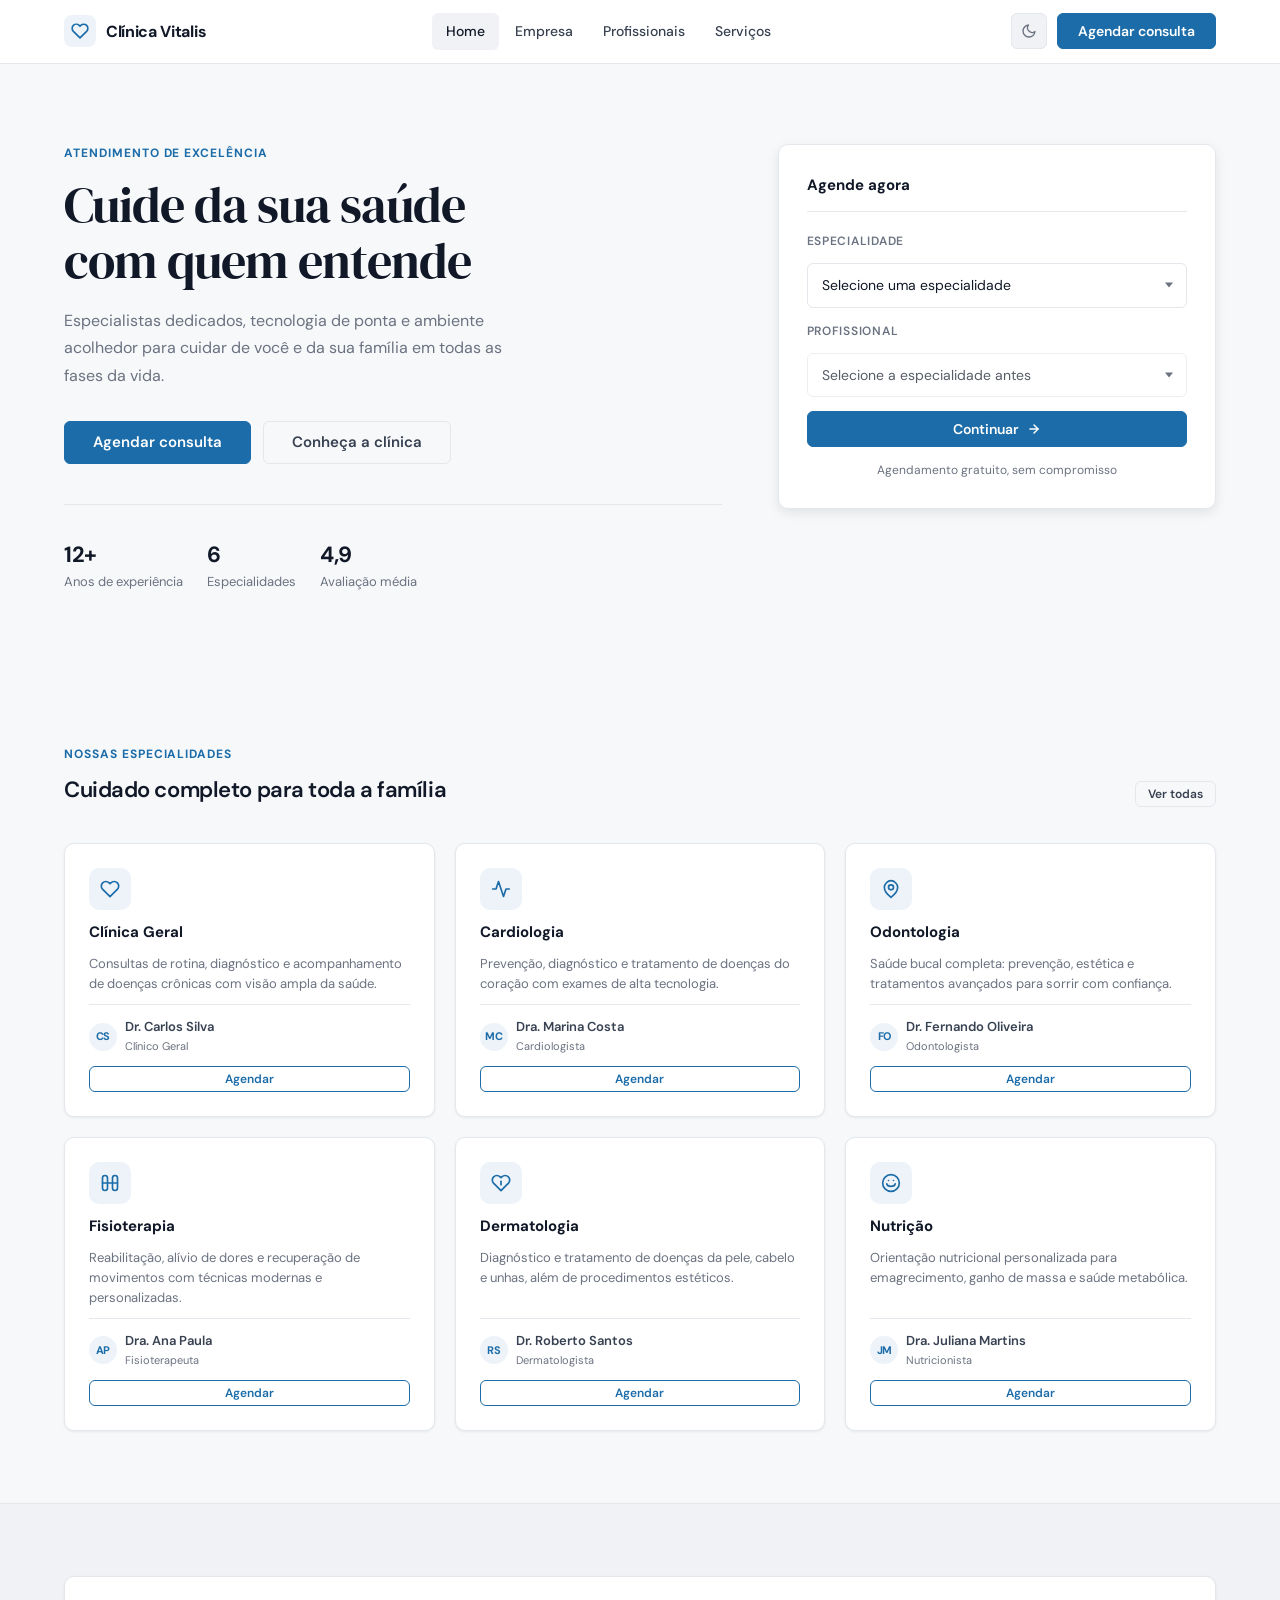
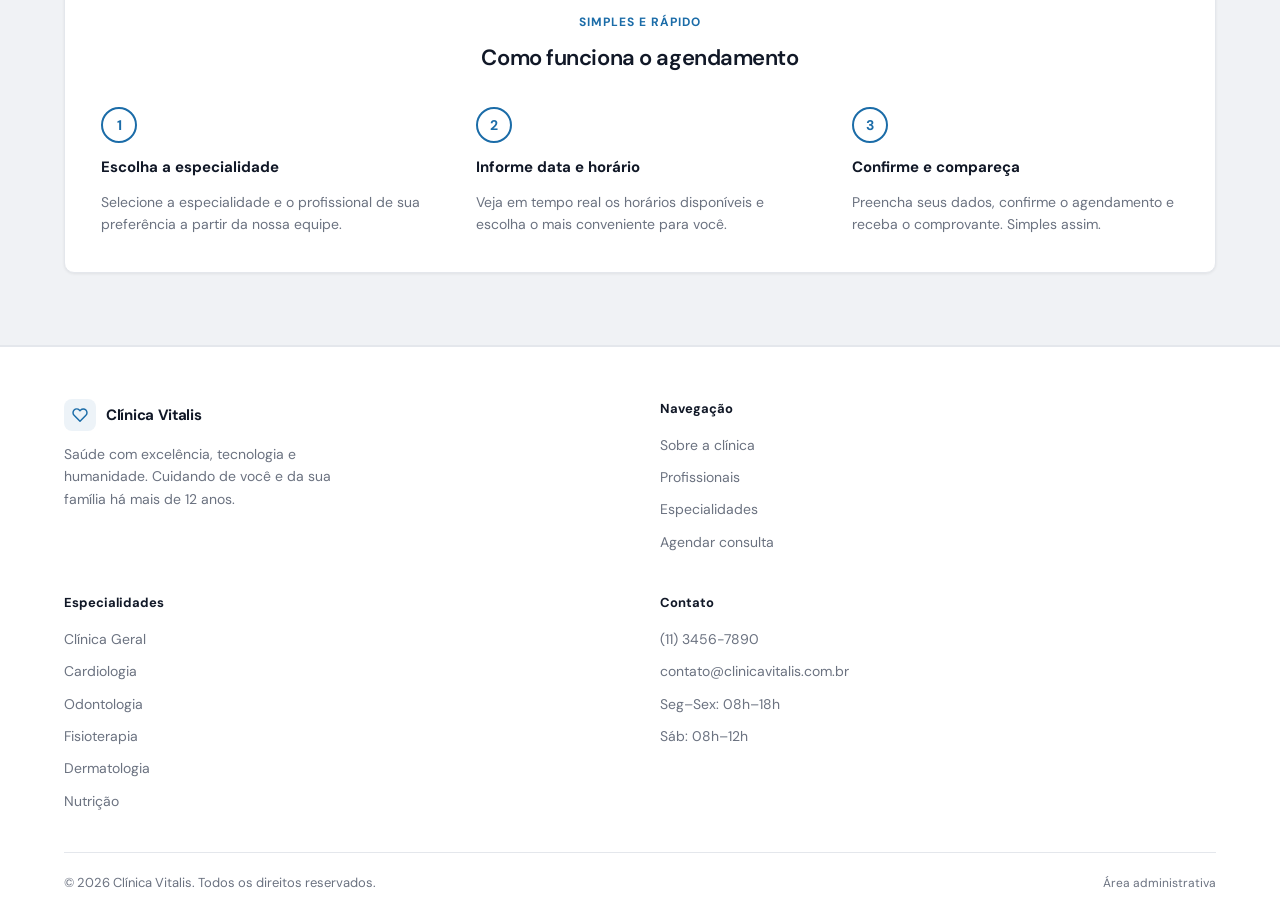
<file: index.html>
<!DOCTYPE html>
<html lang="pt-BR" data-theme="light">
<head>
  <meta charset="UTF-8">
  <meta name="viewport" content="width=device-width, initial-scale=1.0">
  <title>Clínica Vitalis — Saúde com excelência</title>
  <meta name="description" content="Clínica multidisciplinar com atendimento em Clínica Geral, Cardiologia, Odontologia, Fisioterapia, Dermatologia e Nutrição.">
  <link rel="stylesheet" href="assets/css/vitalis.css">
</head>
<body>

<!-- ===== NAV ===== -->
<nav class="nav">
  <div class="nav-inner">
    <a href="index.html" class="nav-logo">
      <span class="nav-logo-icon">
        <svg width="18" height="18" viewBox="0 0 24 24" fill="none" stroke="currentColor" stroke-width="2.2" stroke-linecap="round" stroke-linejoin="round">
          <path d="M20.84 4.61a5.5 5.5 0 0 0-7.78 0L12 5.67l-1.06-1.06a5.5 5.5 0 0 0-7.78 7.78l1.06 1.06L12 21.23l7.78-7.78 1.06-1.06a5.5 5.5 0 0 0 0-7.78z"/>
        </svg>
      </span>
      Clínica Vitalis
    </a>

    <div class="nav-links">
      <a href="index.html" class="nav-link active">Home</a>
      <a href="paginas/sobre_clinica.html" class="nav-link">Empresa</a>
      <a href="paginas/profissionais.html" class="nav-link">Profissionais</a>
      <a href="paginas/servicos_especialidades.html" class="nav-link">Serviços</a>
    </div>

    <div class="nav-actions">
      <button class="theme-toggle" id="theme-toggle" aria-label="Alternar tema">
        <svg id="icon-moon" width="16" height="16" viewBox="0 0 24 24" fill="none" stroke="currentColor" stroke-width="2" stroke-linecap="round" stroke-linejoin="round">
          <path d="M21 12.79A9 9 0 1 1 11.21 3 7 7 0 0 0 21 12.79z"/>
        </svg>
        <svg id="icon-sun" width="16" height="16" viewBox="0 0 24 24" fill="none" stroke="currentColor" stroke-width="2" stroke-linecap="round" stroke-linejoin="round" style="display:none">
          <circle cx="12" cy="12" r="5"/><line x1="12" y1="1" x2="12" y2="3"/><line x1="12" y1="21" x2="12" y2="23"/><line x1="4.22" y1="4.22" x2="5.64" y2="5.64"/><line x1="18.36" y1="18.36" x2="19.78" y2="19.78"/><line x1="1" y1="12" x2="3" y2="12"/><line x1="21" y1="12" x2="23" y2="12"/><line x1="4.22" y1="19.78" x2="5.64" y2="18.36"/><line x1="18.36" y1="5.64" x2="19.78" y2="4.22"/>
        </svg>
      </button>
      <a href="paginas/agendamento.html" class="btn btn-primary">Agendar consulta</a>
      <button class="nav-hamburger" id="nav-hamburger" aria-label="Menu">
        <span></span><span></span><span></span>
      </button>
    </div>
  </div>
</nav>

<div class="nav-mobile" id="nav-mobile">
  <a href="index.html" class="nav-link active">Home</a>
  <a href="paginas/sobre_clinica.html" class="nav-link">Empresa</a>
  <a href="paginas/profissionais.html" class="nav-link">Profissionais</a>
  <a href="paginas/servicos_especialidades.html" class="nav-link">Serviços</a>
  <a href="paginas/agendamento.html" class="btn btn-primary btn-full" style="margin-top:8px">Agendar consulta</a>
</div>

<!-- ===== HERO ===== -->
<section class="hero">
  <div class="container">
    <div class="hero-inner">

      <div>
        <p class="hero-eyebrow">Atendimento de excelência</p>
        <h1 class="hero-title">Cuide da sua saúde<br>com quem entende</h1>
        <p class="hero-sub">
          Especialistas dedicados, tecnologia de ponta e ambiente acolhedor
          para cuidar de você e da sua família em todas as fases da vida.
        </p>
        <div class="hero-cta">
          <a href="paginas/agendamento.html" class="btn btn-primary btn-lg">Agendar consulta</a>
          <a href="paginas/sobre_clinica.html" class="btn btn-ghost btn-lg">Conheça a clínica</a>
        </div>

        <div class="flex gap-24" style="margin-top:40px;padding-top:32px;border-top:1px solid var(--border)">
          <div>
            <div style="font-size:22px;font-weight:700;color:var(--text-primary);letter-spacing:-.02em">12+</div>
            <div style="font-size:13px;color:var(--text-muted)">Anos de experiência</div>
          </div>
          <div>
            <div style="font-size:22px;font-weight:700;color:var(--text-primary);letter-spacing:-.02em">6</div>
            <div style="font-size:13px;color:var(--text-muted)">Especialidades</div>
          </div>
          <div>
            <div style="font-size:22px;font-weight:700;color:var(--text-primary);letter-spacing:-.02em">4,9</div>
            <div style="font-size:13px;color:var(--text-muted)">Avaliação média</div>
          </div>
        </div>
      </div>

      <!-- Card de agendamento rápido -->
      <div>
        <div class="quick-book">
          <p class="quick-book-title">Agende agora</p>
          <form class="quick-form" id="quick-form">
            <div class="field">
              <label class="field-label" for="qs-especialidade">Especialidade</label>
              <div class="select-wrap">
                <select class="field-select" id="qs-especialidade">
                  <option value="">Selecione uma especialidade</option>
                  <option value="clinica-geral">Clínica Geral</option>
                  <option value="cardiologia">Cardiologia</option>
                  <option value="odontologia">Odontologia</option>
                  <option value="fisioterapia">Fisioterapia</option>
                  <option value="dermatologia">Dermatologia</option>
                  <option value="nutricao">Nutrição</option>
                </select>
              </div>
            </div>

            <div class="field">
              <label class="field-label" for="qs-profissional">Profissional</label>
              <div class="select-wrap">
                <select class="field-select" id="qs-profissional" disabled>
                  <option value="">Selecione a especialidade antes</option>
                </select>
              </div>
            </div>

            <button type="submit" class="btn btn-primary btn-full">
              Continuar
              <svg width="14" height="14" viewBox="0 0 24 24" fill="none" stroke="currentColor" stroke-width="2.5" stroke-linecap="round" stroke-linejoin="round">
                <line x1="5" y1="12" x2="19" y2="12"/><polyline points="12 5 19 12 12 19"/>
              </svg>
            </button>
            <p style="font-size:12px;color:var(--text-muted);text-align:center">Agendamento gratuito, sem compromisso</p>
          </form>
        </div>
      </div>

    </div>
  </div>
</section>

<!-- ===== ESPECIALIDADES ===== -->
<section class="specs-section">
  <div class="container">
    <div class="section-header">
      <div class="section-header-left">
        <p style="font-size:12px;font-weight:700;text-transform:uppercase;letter-spacing:.08em;color:var(--accent)">Nossas especialidades</p>
        <h2 class="section-title">Cuidado completo para toda a família</h2>
      </div>
      <a href="paginas/servicos_especialidades.html" class="btn btn-ghost btn-sm">Ver todas</a>
    </div>

    <div class="specs-grid">

      <div class="spec-card">
        <div class="spec-icon">
          <svg width="20" height="20" viewBox="0 0 24 24" fill="none" stroke="currentColor" stroke-width="2" stroke-linecap="round" stroke-linejoin="round"><path d="M20.84 4.61a5.5 5.5 0 0 0-7.78 0L12 5.67l-1.06-1.06a5.5 5.5 0 0 0-7.78 7.78l1.06 1.06L12 21.23l7.78-7.78 1.06-1.06a5.5 5.5 0 0 0 0-7.78z"/></svg>
        </div>
        <div class="spec-name">Clínica Geral</div>
        <div class="spec-desc">Consultas de rotina, diagnóstico e acompanhamento de doenças crônicas com visão ampla da saúde.</div>
        <div class="spec-doc">
          <div class="avatar avatar-sm">CS</div>
          <div><div class="spec-doc-name">Dr. Carlos Silva</div><div class="spec-doc-role">Clínico Geral</div></div>
        </div>
        <a href="paginas/agendamento.html?especialidade=clinica-geral" class="btn btn-secondary btn-sm btn-full">Agendar</a>
      </div>

      <div class="spec-card">
        <div class="spec-icon">
          <svg width="20" height="20" viewBox="0 0 24 24" fill="none" stroke="currentColor" stroke-width="2" stroke-linecap="round" stroke-linejoin="round"><polyline points="22 12 18 12 15 21 9 3 6 12 2 12"/></svg>
        </div>
        <div class="spec-name">Cardiologia</div>
        <div class="spec-desc">Prevenção, diagnóstico e tratamento de doenças do coração com exames de alta tecnologia.</div>
        <div class="spec-doc">
          <div class="avatar avatar-sm">MC</div>
          <div><div class="spec-doc-name">Dra. Marina Costa</div><div class="spec-doc-role">Cardiologista</div></div>
        </div>
        <a href="paginas/agendamento.html?especialidade=cardiologia" class="btn btn-secondary btn-sm btn-full">Agendar</a>
      </div>

      <div class="spec-card">
        <div class="spec-icon">
          <svg width="20" height="20" viewBox="0 0 24 24" fill="none" stroke="currentColor" stroke-width="2" stroke-linecap="round" stroke-linejoin="round"><path d="M12 2C8 2 4 6 4 10c0 6 8 12 8 12s8-6 8-12c0-4-4-8-8-8z"/><circle cx="12" cy="10" r="3"/></svg>
        </div>
        <div class="spec-name">Odontologia</div>
        <div class="spec-desc">Saúde bucal completa: prevenção, estética e tratamentos avançados para sorrir com confiança.</div>
        <div class="spec-doc">
          <div class="avatar avatar-sm">FO</div>
          <div><div class="spec-doc-name">Dr. Fernando Oliveira</div><div class="spec-doc-role">Odontologista</div></div>
        </div>
        <a href="paginas/agendamento.html?especialidade=odontologia" class="btn btn-secondary btn-sm btn-full">Agendar</a>
      </div>

      <div class="spec-card">
        <div class="spec-icon">
          <svg width="20" height="20" viewBox="0 0 24 24" fill="none" stroke="currentColor" stroke-width="2" stroke-linecap="round" stroke-linejoin="round"><path d="M18 3a3 3 0 0 0-3 3v12a3 3 0 0 0 6 0V6a3 3 0 0 0-3-3z"/><path d="M6 3a3 3 0 0 0-3 3v12a3 3 0 0 0 6 0V6a3 3 0 0 0-3-3z"/><path d="M3 12h18"/></svg>
        </div>
        <div class="spec-name">Fisioterapia</div>
        <div class="spec-desc">Reabilitação, alívio de dores e recuperação de movimentos com técnicas modernas e personalizadas.</div>
        <div class="spec-doc">
          <div class="avatar avatar-sm">AP</div>
          <div><div class="spec-doc-name">Dra. Ana Paula</div><div class="spec-doc-role">Fisioterapeuta</div></div>
        </div>
        <a href="paginas/agendamento.html?especialidade=fisioterapia" class="btn btn-secondary btn-sm btn-full">Agendar</a>
      </div>

      <div class="spec-card">
        <div class="spec-icon">
          <svg width="20" height="20" viewBox="0 0 24 24" fill="none" stroke="currentColor" stroke-width="2" stroke-linecap="round" stroke-linejoin="round"><path d="M20.84 4.61a5.5 5.5 0 0 0-7.78 0L12 5.67l-1.06-1.06a5.5 5.5 0 0 0-7.78 7.78l1.06 1.06L12 21.23l7.78-7.78 1.06-1.06a5.5 5.5 0 0 0 0-7.78z"/><line x1="12" y1="10" x2="12" y2="14"/></svg>
        </div>
        <div class="spec-name">Dermatologia</div>
        <div class="spec-desc">Diagnóstico e tratamento de doenças da pele, cabelo e unhas, além de procedimentos estéticos.</div>
        <div class="spec-doc">
          <div class="avatar avatar-sm">RS</div>
          <div><div class="spec-doc-name">Dr. Roberto Santos</div><div class="spec-doc-role">Dermatologista</div></div>
        </div>
        <a href="paginas/agendamento.html?especialidade=dermatologia" class="btn btn-secondary btn-sm btn-full">Agendar</a>
      </div>

      <div class="spec-card">
        <div class="spec-icon">
          <svg width="20" height="20" viewBox="0 0 24 24" fill="none" stroke="currentColor" stroke-width="2" stroke-linecap="round" stroke-linejoin="round"><path d="M12 22c5.523 0 10-4.477 10-10S17.523 2 12 2 2 6.477 2 12s4.477 10 10 10z"/><path d="M7 13s.5 3 5 3 5-3 5-3"/><line x1="9" y1="9" x2="9.01" y2="9"/><line x1="15" y1="9" x2="15.01" y2="9"/></svg>
        </div>
        <div class="spec-name">Nutrição</div>
        <div class="spec-desc">Orientação nutricional personalizada para emagrecimento, ganho de massa e saúde metabólica.</div>
        <div class="spec-doc">
          <div class="avatar avatar-sm">JM</div>
          <div><div class="spec-doc-name">Dra. Juliana Martins</div><div class="spec-doc-role">Nutricionista</div></div>
        </div>
        <a href="paginas/agendamento.html?especialidade=nutricao" class="btn btn-secondary btn-sm btn-full">Agendar</a>
      </div>

    </div>
  </div>
</section>

<!-- ===== COMO FUNCIONA ===== -->
<section class="how-section">
  <div class="container">
    <div class="how-card">
      <div style="text-align:center">
        <p style="font-size:12px;font-weight:700;text-transform:uppercase;letter-spacing:.08em;color:var(--accent);margin-bottom:8px">Simples e rápido</p>
        <h2 class="section-title">Como funciona o agendamento</h2>
      </div>
      <div class="how-steps">
        <div class="how-step">
          <div class="how-num">1</div>
          <div class="how-step-title">Escolha a especialidade</div>
          <div class="how-step-desc">Selecione a especialidade e o profissional de sua preferência a partir da nossa equipe.</div>
        </div>
        <div class="how-step">
          <div class="how-num">2</div>
          <div class="how-step-title">Informe data e horário</div>
          <div class="how-step-desc">Veja em tempo real os horários disponíveis e escolha o mais conveniente para você.</div>
        </div>
        <div class="how-step">
          <div class="how-num">3</div>
          <div class="how-step-title">Confirme e compareça</div>
          <div class="how-step-desc">Preencha seus dados, confirme o agendamento e receba o comprovante. Simples assim.</div>
        </div>
      </div>
    </div>
  </div>
</section>

<!-- ===== FOOTER ===== -->
<footer class="footer">
  <div class="container">
    <div class="footer-grid">
      <div class="footer-brand">
        <a href="index.html" class="nav-logo" style="font-size:15px">
          <span class="nav-logo-icon">
            <svg width="16" height="16" viewBox="0 0 24 24" fill="none" stroke="currentColor" stroke-width="2.2" stroke-linecap="round" stroke-linejoin="round"><path d="M20.84 4.61a5.5 5.5 0 0 0-7.78 0L12 5.67l-1.06-1.06a5.5 5.5 0 0 0-7.78 7.78l1.06 1.06L12 21.23l7.78-7.78 1.06-1.06a5.5 5.5 0 0 0 0-7.78z"/></svg>
          </span>
          Clínica Vitalis
        </a>
        <p class="footer-tagline">Saúde com excelência, tecnologia e humanidade. Cuidando de você e da sua família há mais de 12 anos.</p>
      </div>
      <div>
        <div class="footer-col-title">Navegação</div>
        <div class="footer-links">
          <a href="paginas/sobre_clinica.html" class="footer-link">Sobre a clínica</a>
          <a href="paginas/profissionais.html" class="footer-link">Profissionais</a>
          <a href="paginas/servicos_especialidades.html" class="footer-link">Especialidades</a>
          <a href="paginas/agendamento.html" class="footer-link">Agendar consulta</a>
        </div>
      </div>
      <div>
        <div class="footer-col-title">Especialidades</div>
        <div class="footer-links">
          <a href="paginas/agendamento.html?especialidade=clinica-geral" class="footer-link">Clínica Geral</a>
          <a href="paginas/agendamento.html?especialidade=cardiologia" class="footer-link">Cardiologia</a>
          <a href="paginas/agendamento.html?especialidade=odontologia" class="footer-link">Odontologia</a>
          <a href="paginas/agendamento.html?especialidade=fisioterapia" class="footer-link">Fisioterapia</a>
          <a href="paginas/agendamento.html?especialidade=dermatologia" class="footer-link">Dermatologia</a>
          <a href="paginas/agendamento.html?especialidade=nutricao" class="footer-link">Nutrição</a>
        </div>
      </div>
      <div>
        <div class="footer-col-title">Contato</div>
        <div class="footer-links">
          <span class="footer-link">(11) 3456-7890</span>
          <span class="footer-link">contato@clinicavitalis.com.br</span>
          <span class="footer-link">Seg–Sex: 08h–18h</span>
          <span class="footer-link">Sáb: 08h–12h</span>
        </div>
      </div>
    </div>
    <div class="footer-bottom">
      <span>&copy; 2026 Clínica Vitalis. Todos os direitos reservados.</span>
      <a href="admin/index.html" style="color:var(--text-muted);font-size:12px">Área administrativa</a>
    </div>
  </div>
</footer>

<script>
(function () {
  /* Theme */
  const html  = document.documentElement;
  const saved = localStorage.getItem('vt_theme') || 'light';
  html.setAttribute('data-theme', saved);
  syncIcons(saved);

  document.getElementById('theme-toggle').addEventListener('click', function () {
    const next = html.getAttribute('data-theme') === 'dark' ? 'light' : 'dark';
    html.setAttribute('data-theme', next);
    localStorage.setItem('vt_theme', next);
    syncIcons(next);
  });

  function syncIcons(t) {
    document.getElementById('icon-moon').style.display = t === 'dark' ? 'none'  : 'block';
    document.getElementById('icon-sun').style.display  = t === 'dark' ? 'block' : 'none';
  }

  /* Mobile nav */
  document.getElementById('nav-hamburger').addEventListener('click', function () {
    document.getElementById('nav-mobile').classList.toggle('open');
  });

  /* Quick-book form */
  const profMap = {
    'clinica-geral': [{ id: 'carlos-silva',      nome: 'Dr. Carlos Silva' }],
    'cardiologia':   [{ id: 'marina-costa',      nome: 'Dra. Marina Costa' }],
    'odontologia':   [{ id: 'fernando-oliveira', nome: 'Dr. Fernando Oliveira' }],
    'fisioterapia':  [{ id: 'ana-paula',         nome: 'Dra. Ana Paula' }],
    'dermatologia':  [{ id: 'roberto-santos',    nome: 'Dr. Roberto Santos' }],
    'nutricao':      [{ id: 'juliana-martins',   nome: 'Dra. Juliana Martins' }],
  };

  const selEsp  = document.getElementById('qs-especialidade');
  const selProf = document.getElementById('qs-profissional');

  selEsp.addEventListener('change', function () {
    const profs = profMap[this.value] || [];
    selProf.innerHTML = '<option value="">Selecione um profissional</option>';
    profs.forEach(function (p) {
      const o = document.createElement('option');
      o.value = p.id; o.textContent = p.nome;
      selProf.appendChild(o);
    });
    selProf.disabled = profs.length === 0;
  });

  document.getElementById('quick-form').addEventListener('submit', function (e) {
    e.preventDefault();
    const esp = selEsp.value;
    if (!esp) return;
    const p = new URLSearchParams({ especialidade: esp });
    if (selProf.value) p.set('profissional', selProf.value);
    window.location.href = 'paginas/agendamento.html?' + p.toString();
  });
})();
</script>
</body>
</html>
</file>
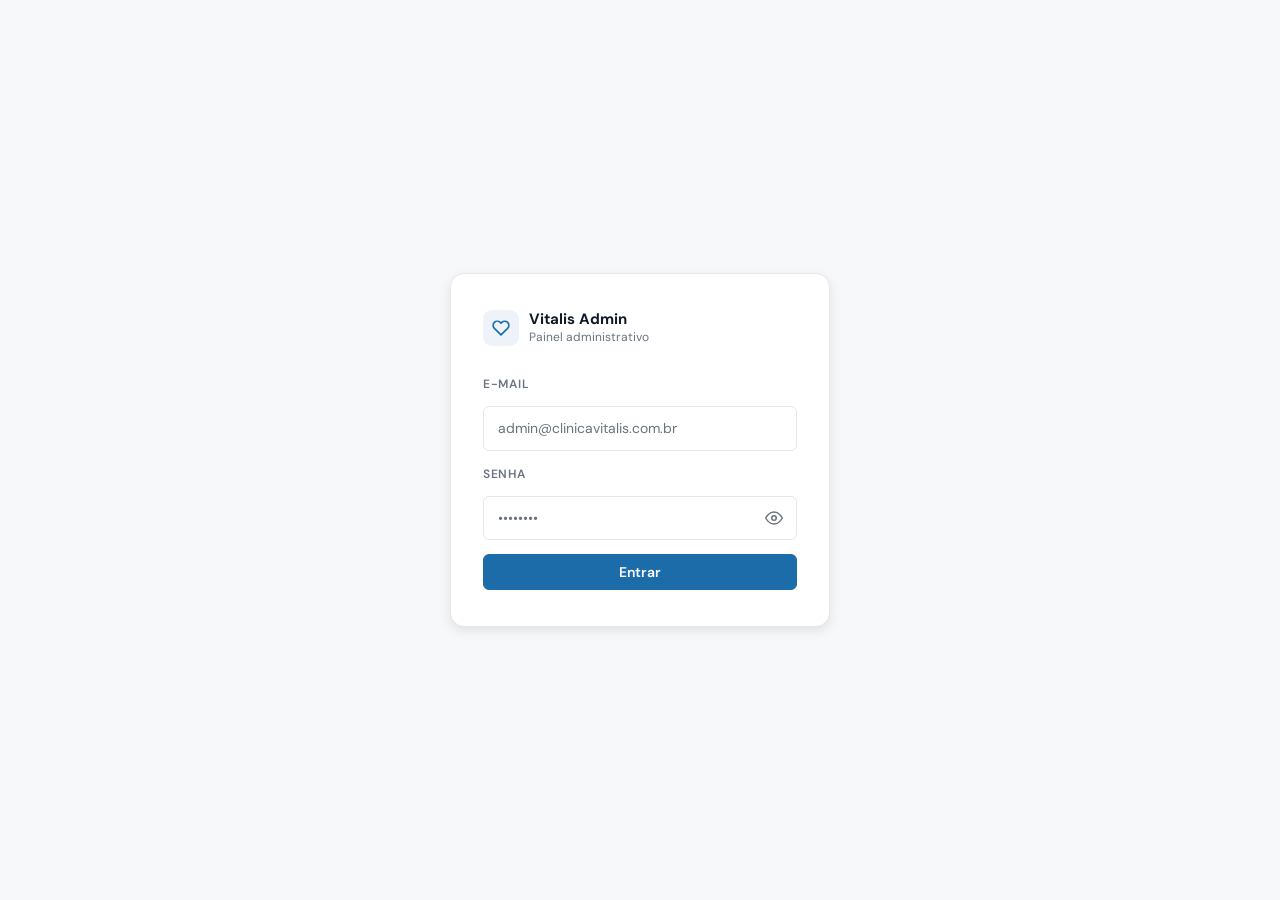
<file: admin/index.html>
<!DOCTYPE html>
<html lang="pt-BR" data-theme="light">
<head>
  <meta charset="UTF-8">
  <meta name="viewport" content="width=device-width, initial-scale=1.0">
  <title>Admin — Clínica Vitalis</title>
  <link rel="stylesheet" href="../assets/css/vitalis.css">
  <style>
    /* ---- Login ---- */
    #login-screen {
      min-height: 100vh;
      display: flex;
      align-items: center;
      justify-content: center;
      background: var(--bg-page);
      padding: 24px;
    }
    .login-box {
      background: var(--bg-surface);
      border: 1px solid var(--border);
      border-radius: var(--r-lg);
      padding: 36px 32px;
      width: 100%;
      max-width: 380px;
      box-shadow: var(--shadow-md);
    }
    .login-brand {
      display: flex;
      align-items: center;
      gap: 10px;
      margin-bottom: 28px;
    }
    .login-brand-icon {
      width: 36px; height: 36px;
      border-radius: 9px;
      background: var(--accent-tint);
      color: var(--accent);
      display: flex; align-items: center; justify-content: center;
    }
    .login-brand-text h1 {
      font-size: 15px;
      font-weight: 700;
      color: var(--text-primary);
      line-height: 1.2;
    }
    .login-brand-text p {
      font-size: 12px;
      color: var(--text-muted);
    }
    .login-error {
      background: var(--red-tint);
      color: #991B1B;
      border: 1px solid rgba(220,38,38,.15);
      border-radius: var(--r-sm);
      padding: 10px 14px;
      font-size: 13px;
      margin-bottom: 14px;
    }
    .pw-wrap { position: relative; }
    .pw-wrap input { padding-right: 42px; }
    .pw-toggle {
      position: absolute; right: 10px; top: 50%; transform: translateY(-50%);
      color: var(--text-muted); cursor: pointer; background: none; border: none;
      padding: 4px; display: flex; align-items: center; transition: color .15s;
    }
    .pw-toggle:hover { color: var(--text-primary); }

    /* ---- Inline form (modal profissional) ---- */
    #modal-overlay {
      position: fixed; inset: 0;
      background: rgba(0,0,0,.40);
      z-index: 600;
      display: flex; align-items: center; justify-content: center;
      padding: 24px;
      backdrop-filter: blur(2px);
    }
  </style>
</head>
<body>

<!-- ===== LOGIN ===== -->
<div id="login-screen">
  <div class="login-box">
    <div class="login-brand">
      <div class="login-brand-icon">
        <svg width="18" height="18" viewBox="0 0 24 24" fill="none" stroke="currentColor" stroke-width="2.2" stroke-linecap="round" stroke-linejoin="round"><path d="M20.84 4.61a5.5 5.5 0 0 0-7.78 0L12 5.67l-1.06-1.06a5.5 5.5 0 0 0-7.78 7.78l1.06 1.06L12 21.23l7.78-7.78 1.06-1.06a5.5 5.5 0 0 0 0-7.78z"/></svg>
      </div>
      <div class="login-brand-text">
        <h1>Vitalis Admin</h1>
        <p>Painel administrativo</p>
      </div>
    </div>

    <form id="login-form">
      <div class="field" style="margin-bottom:14px">
        <label class="field-label" for="l-email">E-mail</label>
        <input class="field-input" type="email" id="l-email" placeholder="admin@clinicavitalis.com.br" required>
      </div>
      <div class="field" style="margin-bottom:14px">
        <label class="field-label" for="l-senha">Senha</label>
        <div class="pw-wrap">
          <input class="field-input" type="password" id="l-senha" placeholder="••••••••" required>
          <button type="button" class="pw-toggle" id="pw-toggle" aria-label="Mostrar senha">
            <svg id="eye-show" width="18" height="18" viewBox="0 0 24 24" fill="none" stroke="currentColor" stroke-width="2" stroke-linecap="round" stroke-linejoin="round"><path d="M1 12s4-8 11-8 11 8 11 8-4 8-11 8-11-8-11-8z"/><circle cx="12" cy="12" r="3"/></svg>
            <svg id="eye-hide" width="18" height="18" viewBox="0 0 24 24" fill="none" stroke="currentColor" stroke-width="2" stroke-linecap="round" stroke-linejoin="round" class="hidden"><path d="M17.94 17.94A10.07 10.07 0 0 1 12 20c-7 0-11-8-11-8a18.45 18.45 0 0 1 5.06-5.94M9.9 4.24A9.12 9.12 0 0 1 12 4c7 0 11 8 11 8a18.5 18.5 0 0 1-2.16 3.19"/><line x1="1" y1="1" x2="23" y2="23"/></svg>
          </button>
        </div>
      </div>
      <div id="login-error" class="login-error hidden"></div>
      <button type="submit" id="login-btn" class="btn btn-primary btn-full">Entrar</button>
    </form>
  </div>
</div>

<!-- ===== APP ===== -->
<div id="app" class="hidden">

  <div class="sidebar-backdrop" id="sidebar-backdrop"></div>

  <!-- SIDEBAR -->
  <aside class="sidebar" id="sidebar">
    <div class="sidebar-header">
      <div class="sidebar-dot"></div>
      <span class="sidebar-brand-text">Vitalis Admin</span>
      <button class="sidebar-close-btn" id="sidebar-close" aria-label="Fechar menu">
        <svg width="18" height="18" viewBox="0 0 24 24" fill="none" stroke="currentColor" stroke-width="2" stroke-linecap="round" stroke-linejoin="round"><line x1="18" y1="6" x2="6" y2="18"/><line x1="6" y1="6" x2="18" y2="18"/></svg>
      </button>
    </div>

    <div class="sidebar-body">
      <div class="sidebar-group">Geral</div>

      <button class="sidebar-nav-item active" data-section="dashboard">
        <svg width="16" height="16" viewBox="0 0 24 24" fill="none" stroke="currentColor" stroke-width="2" stroke-linecap="round" stroke-linejoin="round"><rect x="3" y="3" width="7" height="7"/><rect x="14" y="3" width="7" height="7"/><rect x="14" y="14" width="7" height="7"/><rect x="3" y="14" width="7" height="7"/></svg>
        Dashboard
      </button>

      <button class="sidebar-nav-item" data-section="agenda">
        <svg width="16" height="16" viewBox="0 0 24 24" fill="none" stroke="currentColor" stroke-width="2" stroke-linecap="round" stroke-linejoin="round"><rect x="3" y="4" width="18" height="18" rx="2" ry="2"/><line x1="16" y1="2" x2="16" y2="6"/><line x1="8" y1="2" x2="8" y2="6"/><line x1="3" y1="10" x2="21" y2="10"/></svg>
        Agenda
        <span class="sidebar-count hidden" id="count-agenda">0</span>
      </button>

      <button class="sidebar-nav-item" data-section="pacientes">
        <svg width="16" height="16" viewBox="0 0 24 24" fill="none" stroke="currentColor" stroke-width="2" stroke-linecap="round" stroke-linejoin="round"><path d="M17 21v-2a4 4 0 0 0-4-4H5a4 4 0 0 0-4 4v2"/><circle cx="9" cy="7" r="4"/><path d="M23 21v-2a4 4 0 0 0-3-3.87"/><path d="M16 3.13a4 4 0 0 1 0 7.75"/></svg>
        Pacientes
      </button>

      <div class="sidebar-group">Clínica</div>

      <button class="sidebar-nav-item" data-section="profissionais">
        <svg width="16" height="16" viewBox="0 0 24 24" fill="none" stroke="currentColor" stroke-width="2" stroke-linecap="round" stroke-linejoin="round"><path d="M20.84 4.61a5.5 5.5 0 0 0-7.78 0L12 5.67l-1.06-1.06a5.5 5.5 0 0 0-7.78 7.78l1.06 1.06L12 21.23l7.78-7.78 1.06-1.06a5.5 5.5 0 0 0 0-7.78z"/></svg>
        Profissionais
      </button>

      <button class="sidebar-nav-item" data-section="especialidades">
        <svg width="16" height="16" viewBox="0 0 24 24" fill="none" stroke="currentColor" stroke-width="2" stroke-linecap="round" stroke-linejoin="round"><circle cx="12" cy="12" r="10"/><line x1="12" y1="8" x2="12" y2="16"/><line x1="8" y1="12" x2="16" y2="12"/></svg>
        Especialidades
      </button>

      <button class="sidebar-nav-item" data-section="avaliacoes">
        <svg width="16" height="16" viewBox="0 0 24 24" fill="none" stroke="currentColor" stroke-width="2" stroke-linecap="round" stroke-linejoin="round"><polygon points="12 2 15.09 8.26 22 9.27 17 14.14 18.18 21.02 12 17.77 5.82 21.02 7 14.14 2 9.27 8.91 8.26 12 2"/></svg>
        Avaliações
        <span class="sidebar-count hidden" id="count-aval">0</span>
      </button>

      <div class="sidebar-group">Sistema</div>

      <button class="sidebar-nav-item" data-section="configuracoes">
        <svg width="16" height="16" viewBox="0 0 24 24" fill="none" stroke="currentColor" stroke-width="2" stroke-linecap="round" stroke-linejoin="round"><circle cx="12" cy="12" r="3"/><path d="M19.4 15a1.65 1.65 0 0 0 .33 1.82l.06.06a2 2 0 1 1-2.83 2.83l-.06-.06a1.65 1.65 0 0 0-1.82-.33 1.65 1.65 0 0 0-1 1.51V21a2 2 0 0 1-4 0v-.09A1.65 1.65 0 0 0 9 19.4a1.65 1.65 0 0 0-1.82.33l-.06.06a2 2 0 1 1-2.83-2.83l.06-.06A1.65 1.65 0 0 0 4.68 15a1.65 1.65 0 0 0-1.51-1H3a2 2 0 0 1 0-4h.09A1.65 1.65 0 0 0 4.6 9a1.65 1.65 0 0 0-.33-1.82l-.06-.06a2 2 0 1 1 2.83-2.83l.06.06A1.65 1.65 0 0 0 9 4.68a1.65 1.65 0 0 0 1-1.51V3a2 2 0 0 1 4 0v.09a1.65 1.65 0 0 0 1 1.51 1.65 1.65 0 0 0 1.82-.33l.06-.06a2 2 0 1 1 2.83 2.83l-.06.06A1.65 1.65 0 0 0 19.4 9a1.65 1.65 0 0 0 1.51 1H21a2 2 0 0 1 0 4h-.09a1.65 1.65 0 0 0-1.51 1z"/></svg>
        Configurações
      </button>

      <a href="../index.html" class="sidebar-nav-item" style="color:var(--text-muted)">
        <svg width="16" height="16" viewBox="0 0 24 24" fill="none" stroke="currentColor" stroke-width="2" stroke-linecap="round" stroke-linejoin="round"><path d="M3 9l9-7 9 7v11a2 2 0 0 1-2 2H5a2 2 0 0 1-2-2z"/><polyline points="9 22 9 12 15 12 15 22"/></svg>
        Voltar ao site
      </a>
    </div>

    <div class="sidebar-footer">
      <!-- Theme toggle -->
      <button class="sidebar-nav-item" id="admin-theme-toggle" style="justify-content:space-between">
        <span class="flex items-center gap-8">
          <svg id="adm-moon" width="16" height="16" viewBox="0 0 24 24" fill="none" stroke="currentColor" stroke-width="2" stroke-linecap="round" stroke-linejoin="round"><path d="M21 12.79A9 9 0 1 1 11.21 3 7 7 0 0 0 21 12.79z"/></svg>
          <svg id="adm-sun"  width="16" height="16" viewBox="0 0 24 24" fill="none" stroke="currentColor" stroke-width="2" stroke-linecap="round" stroke-linejoin="round" style="display:none"><circle cx="12" cy="12" r="5"/><line x1="12" y1="1" x2="12" y2="3"/><line x1="12" y1="21" x2="12" y2="23"/><line x1="4.22" y1="4.22" x2="5.64" y2="5.64"/><line x1="18.36" y1="18.36" x2="19.78" y2="19.78"/><line x1="1" y1="12" x2="3" y2="12"/><line x1="21" y1="12" x2="23" y2="12"/><line x1="4.22" y1="19.78" x2="5.64" y2="18.36"/><line x1="18.36" y1="5.64" x2="19.78" y2="4.22"/></svg>
          <span id="adm-theme-label">Modo escuro</span>
        </span>
      </button>

      <!-- User row -->
      <div class="sidebar-user-row">
        <div class="avatar avatar-sm">AD</div>
        <div class="sidebar-user-info">
          <div class="sidebar-user-name">Administrador</div>
          <div class="sidebar-user-role">Clínica Vitalis</div>
        </div>
        <button class="btn-icon" id="logout-btn" title="Sair" aria-label="Sair">
          <svg width="16" height="16" viewBox="0 0 24 24" fill="none" stroke="currentColor" stroke-width="2" stroke-linecap="round" stroke-linejoin="round"><path d="M9 21H5a2 2 0 0 1-2-2V5a2 2 0 0 1 2-2h4"/><polyline points="16 17 21 12 16 7"/><line x1="21" y1="12" x2="9" y2="12"/></svg>
        </button>
      </div>
    </div>
  </aside>

  <!-- MAIN -->
  <div class="admin-main">
    <header class="topbar">
      <button class="topbar-menu-btn" id="menu-btn" aria-label="Abrir menu">
        <svg width="20" height="20" viewBox="0 0 24 24" fill="none" stroke="currentColor" stroke-width="2" stroke-linecap="round" stroke-linejoin="round"><line x1="3" y1="12" x2="21" y2="12"/><line x1="3" y1="6" x2="21" y2="6"/><line x1="3" y1="18" x2="21" y2="18"/></svg>
      </button>
      <h2 class="topbar-title" id="topbar-title">Dashboard</h2>
      <div class="topbar-actions">
        <button class="btn btn-primary btn-sm" id="btn-refresh">
          <svg width="13" height="13" viewBox="0 0 24 24" fill="none" stroke="currentColor" stroke-width="2.5" stroke-linecap="round" stroke-linejoin="round"><polyline points="23 4 23 10 17 10"/><path d="M20.49 15a9 9 0 1 1-2.12-9.36L23 10"/></svg>
          Atualizar
        </button>
      </div>
    </header>

    <div class="admin-content">

      <!-- ======= DASHBOARD ======= -->
      <section class="admin-section active" id="section-dashboard">

        <div class="kpi-grid">
          <div class="kpi-card">
            <div class="kpi-top">
              <div class="kpi-icon kpi-icon-blue">
                <svg width="18" height="18" viewBox="0 0 24 24" fill="none" stroke="currentColor" stroke-width="2" stroke-linecap="round" stroke-linejoin="round"><rect x="3" y="4" width="18" height="18" rx="2" ry="2"/><line x1="16" y1="2" x2="16" y2="6"/><line x1="8" y1="2" x2="8" y2="6"/><line x1="3" y1="10" x2="21" y2="10"/></svg>
              </div>
              <span class="kpi-delta kpi-delta-up" id="kpi-delta-mes">—</span>
            </div>
            <div class="kpi-value" id="kpi-mes">—</div>
            <div class="kpi-label">Consultas do mês</div>
          </div>

          <div class="kpi-card">
            <div class="kpi-top">
              <div class="kpi-icon kpi-icon-green">
                <svg width="18" height="18" viewBox="0 0 24 24" fill="none" stroke="currentColor" stroke-width="2" stroke-linecap="round" stroke-linejoin="round"><path d="M17 21v-2a4 4 0 0 0-4-4H5a4 4 0 0 0-4 4v2"/><circle cx="9" cy="7" r="4"/><path d="M23 21v-2a4 4 0 0 0-3-3.87"/><path d="M16 3.13a4 4 0 0 1 0 7.75"/></svg>
              </div>
              <span class="kpi-delta kpi-delta-up">Ativo</span>
            </div>
            <div class="kpi-value" id="kpi-pacientes">—</div>
            <div class="kpi-label">Pacientes ativos</div>
          </div>

          <div class="kpi-card">
            <div class="kpi-top">
              <div class="kpi-icon kpi-icon-amber">
                <svg width="18" height="18" viewBox="0 0 24 24" fill="none" stroke="currentColor" stroke-width="2" stroke-linecap="round" stroke-linejoin="round"><circle cx="12" cy="12" r="10"/><polyline points="12 6 12 12 16 14"/></svg>
              </div>
              <span class="kpi-delta kpi-delta-up" id="kpi-delta-hoje">hoje</span>
            </div>
            <div class="kpi-value" id="kpi-hoje">—</div>
            <div class="kpi-label">Consultas hoje</div>
          </div>

          <div class="kpi-card">
            <div class="kpi-top">
              <div class="kpi-icon kpi-icon-purple">
                <svg width="18" height="18" viewBox="0 0 24 24" fill="none" stroke="currentColor" stroke-width="2" stroke-linecap="round" stroke-linejoin="round"><polygon points="12 2 15.09 8.26 22 9.27 17 14.14 18.18 21.02 12 17.77 5.82 21.02 7 14.14 2 9.27 8.91 8.26 12 2"/></svg>
              </div>
              <span class="kpi-delta kpi-delta-up" id="kpi-delta-nota">★</span>
            </div>
            <div class="kpi-value" id="kpi-nota">—</div>
            <div class="kpi-label">Avaliação média</div>
          </div>
        </div>

        <div class="dashboard-grid">
          <!-- Tabela principal -->
          <div class="card" style="padding:0">
            <div class="card-header" style="padding:16px 20px">
              <span class="card-title">Agendamentos do dia</span>
              <span class="badge badge-accent" id="dash-hoje-count">0</span>
            </div>
            <div class="table-wrap">
              <table class="table">
                <thead>
                  <tr>
                    <th>Paciente</th>
                    <th>Especialidade</th>
                    <th>Profissional</th>
                    <th>Horário</th>
                    <th>Status</th>
                  </tr>
                </thead>
                <tbody id="dash-table-body">
                  <tr><td colspan="5" class="table-empty">Carregando...</td></tr>
                </tbody>
              </table>
            </div>
          </div>

          <!-- Lateral -->
          <div style="display:flex;flex-direction:column;gap:16px">
            <!-- Profissionais hoje -->
            <div class="card" style="padding:0">
              <div class="card-header" style="padding:14px 18px;margin-bottom:0;border-bottom:1px solid var(--border)">
                <span class="card-title">Profissionais hoje</span>
              </div>
              <div style="padding:14px 18px">
                <div class="mini-list" id="profs-hoje"></div>
              </div>
            </div>
            <!-- Avaliações recentes -->
            <div class="card" style="padding:0">
              <div class="card-header" style="padding:14px 18px;margin-bottom:0;border-bottom:1px solid var(--border)">
                <span class="card-title">Avaliações recentes</span>
              </div>
              <div style="padding:14px 18px">
                <div class="mini-list" id="aval-recentes"></div>
              </div>
            </div>
          </div>
        </div>
      </section>

      <!-- ======= AGENDA ======= -->
      <section class="admin-section" id="section-agenda">
        <div class="flex items-center justify-between mb-16">
          <h3 class="section-title" style="font-size:16px">Agenda de consultas</h3>
        </div>

        <div class="flex gap-12 mb-16" style="flex-wrap:wrap">
          <div class="field" style="flex:1;min-width:140px">
            <label class="field-label">Data</label>
            <input class="field-input" type="date" id="ag-filter-data">
          </div>
          <div class="field" style="flex:1;min-width:160px">
            <label class="field-label">Profissional</label>
            <div class="select-wrap">
              <select class="field-select" id="ag-filter-prof">
                <option value="">Todos</option>
                <option>Dr. Carlos Silva</option>
                <option>Dra. Marina Costa</option>
                <option>Dr. Fernando Oliveira</option>
                <option>Dra. Ana Paula</option>
                <option>Dr. Roberto Santos</option>
                <option>Dra. Juliana Martins</option>
              </select>
            </div>
          </div>
          <div class="field" style="flex:1;min-width:140px">
            <label class="field-label">Status</label>
            <div class="select-wrap">
              <select class="field-select" id="ag-filter-status">
                <option value="">Todos</option>
                <option value="pendente">Pendente</option>
                <option value="confirmado">Confirmado</option>
                <option value="cancelado">Cancelado</option>
              </select>
            </div>
          </div>
          <div class="field" style="align-self:flex-end">
            <button class="btn btn-ghost" id="ag-filter-btn">Filtrar</button>
          </div>
        </div>

        <div class="card" style="padding:0">
          <div class="table-wrap">
            <table class="table">
              <thead>
                <tr>
                  <th>Horário</th>
                  <th>Paciente</th>
                  <th>Especialidade</th>
                  <th>Profissional</th>
                  <th>Status</th>
                  <th>Ações</th>
                </tr>
              </thead>
              <tbody id="ag-tbody"></tbody>
            </table>
          </div>
        </div>
      </section>

      <!-- ======= PACIENTES ======= -->
      <section class="admin-section" id="section-pacientes">
        <div class="flex items-center justify-between mb-16">
          <h3 class="section-title" style="font-size:16px">Pacientes</h3>
        </div>
        <div class="flex gap-12 mb-16">
          <input class="field-input" type="text" id="pac-search" placeholder="Buscar por nome ou CPF..." style="max-width:360px">
          <button class="btn btn-ghost" id="pac-search-btn">Buscar</button>
        </div>
        <div class="card" style="padding:0">
          <div class="table-wrap">
            <table class="table">
              <thead>
                <tr>
                  <th>Paciente</th>
                  <th>Contato</th>
                  <th>Última consulta</th>
                  <th>Especialidade</th>
                  <th>Status</th>
                  <th>Ações</th>
                </tr>
              </thead>
              <tbody id="pac-tbody"></tbody>
            </table>
          </div>
        </div>
      </section>

      <!-- ======= PROFISSIONAIS ======= -->
      <section class="admin-section" id="section-profissionais">
        <div class="flex items-center justify-between mb-16">
          <h3 class="section-title" style="font-size:16px">Profissionais</h3>
          <button class="btn btn-primary btn-sm" id="btn-add-prof">
            <svg width="14" height="14" viewBox="0 0 24 24" fill="none" stroke="currentColor" stroke-width="2.5" stroke-linecap="round" stroke-linejoin="round"><line x1="12" y1="5" x2="12" y2="19"/><line x1="5" y1="12" x2="19" y2="12"/></svg>
            Adicionar profissional
          </button>
        </div>
        <div class="card" style="padding:0">
          <div class="table-wrap">
            <table class="table">
              <thead>
                <tr>
                  <th>Nome</th>
                  <th>Especialidade</th>
                  <th>Registro</th>
                  <th>Consultas no mês</th>
                  <th>Status</th>
                  <th>Ações</th>
                </tr>
              </thead>
              <tbody id="prof-tbody"></tbody>
            </table>
          </div>
        </div>
      </section>

      <!-- ======= ESPECIALIDADES ======= -->
      <section class="admin-section" id="section-especialidades">
        <div class="flex items-center justify-between mb-16">
          <h3 class="section-title" style="font-size:16px">Especialidades</h3>
        </div>
        <div class="card" style="padding:0">
          <div class="table-wrap">
            <table class="table">
              <thead>
                <tr>
                  <th>Especialidade</th>
                  <th>Profissional responsável</th>
                  <th>Consultas no mês</th>
                  <th>Status</th>
                </tr>
              </thead>
              <tbody id="esp-tbody"></tbody>
            </table>
          </div>
        </div>
      </section>

      <!-- ======= AVALIAÇÕES ======= -->
      <section class="admin-section" id="section-avaliacoes">
        <div class="kpi-grid" style="grid-template-columns:repeat(3,1fr);margin-bottom:20px">
          <div class="kpi-card">
            <div class="kpi-top">
              <div class="kpi-icon kpi-icon-amber">
                <svg width="18" height="18" viewBox="0 0 24 24" fill="none" stroke="currentColor" stroke-width="2" stroke-linecap="round" stroke-linejoin="round"><polygon points="12 2 15.09 8.26 22 9.27 17 14.14 18.18 21.02 12 17.77 5.82 21.02 7 14.14 2 9.27 8.91 8.26 12 2"/></svg>
              </div>
            </div>
            <div class="kpi-value" id="av-kpi-media">—</div>
            <div class="kpi-label">Média geral</div>
          </div>
          <div class="kpi-card">
            <div class="kpi-top">
              <div class="kpi-icon kpi-icon-blue">
                <svg width="18" height="18" viewBox="0 0 24 24" fill="none" stroke="currentColor" stroke-width="2" stroke-linecap="round" stroke-linejoin="round"><path d="M21 15a2 2 0 0 1-2 2H7l-4 4V5a2 2 0 0 1 2-2h14a2 2 0 0 1 2 2z"/></svg>
              </div>
            </div>
            <div class="kpi-value" id="av-kpi-total">—</div>
            <div class="kpi-label">Total de avaliações</div>
          </div>
          <div class="kpi-card">
            <div class="kpi-top">
              <div class="kpi-icon kpi-icon-green">
                <svg width="18" height="18" viewBox="0 0 24 24" fill="none" stroke="currentColor" stroke-width="2" stroke-linecap="round" stroke-linejoin="round"><polyline points="23 6 13.5 15.5 8.5 10.5 1 18"/><polyline points="17 6 23 6 23 12"/></svg>
              </div>
            </div>
            <div class="kpi-value" id="av-kpi-semana">—</div>
            <div class="kpi-label">Novas esta semana</div>
          </div>
        </div>

        <div class="card" style="padding:0">
          <div class="table-wrap">
            <table class="table">
              <thead>
                <tr>
                  <th>Paciente</th>
                  <th>Nota</th>
                  <th>Comentário</th>
                  <th>Data</th>
                  <th>Status</th>
                  <th>Ações</th>
                </tr>
              </thead>
              <tbody id="av-tbody"></tbody>
            </table>
          </div>
        </div>
      </section>

      <!-- ======= CONFIGURAÇÕES ======= -->
      <section class="admin-section" id="section-configuracoes">
        <div class="flex items-center justify-between mb-16">
          <h3 class="section-title" style="font-size:16px">Configurações</h3>
        </div>
        <div class="grid-2" style="gap:24px;align-items:start">

          <div class="card">
            <div class="card-header"><span class="card-title">Dados da clínica</span></div>
            <div class="form-grid" style="gap:16px">
              <div class="field"><label class="field-label">Nome da clínica</label><input class="field-input" type="text" id="cfg-nome" value="Clínica Vitalis"></div>
              <div class="field"><label class="field-label">Telefone</label><input class="field-input" type="text" id="cfg-tel" value="(11) 3456-7890"></div>
              <div class="field"><label class="field-label">E-mail</label><input class="field-input" type="email" id="cfg-email" value="contato@clinicavitalis.com.br"></div>
              <div class="field"><label class="field-label">Endereço</label><input class="field-input" type="text" id="cfg-end" value="Av. Paulista, 1000 — São Paulo, SP"></div>
              <button class="btn btn-primary" id="cfg-save-btn">Salvar alterações</button>
            </div>
          </div>

          <div class="card">
            <div class="card-header"><span class="card-title">Horários de funcionamento</span></div>
            <div id="horarios-wrap"></div>
          </div>

        </div>
      </section>

    </div><!-- /admin-content -->
  </div><!-- /admin-main -->
</div><!-- /app -->

<!-- MODAL -->
<div id="modal-overlay" class="hidden">
  <div class="modal">
    <div class="modal-header">
      <span class="modal-title" id="modal-title">Modal</span>
      <button class="modal-close" id="modal-close">
        <svg width="16" height="16" viewBox="0 0 24 24" fill="none" stroke="currentColor" stroke-width="2" stroke-linecap="round" stroke-linejoin="round"><line x1="18" y1="6" x2="6" y2="18"/><line x1="6" y1="6" x2="18" y2="18"/></svg>
      </button>
    </div>
    <div id="modal-body"></div>
  </div>
</div>

<!-- Toasts -->
<div class="toasts-container" id="toasts"></div>

<script src="../config.js"></script>
<script src="../vitalis-db.js"></script>
<script src="vitalis-admin.js"></script>
<script src="dashboard.js"></script>
</body>
</html>
</file>
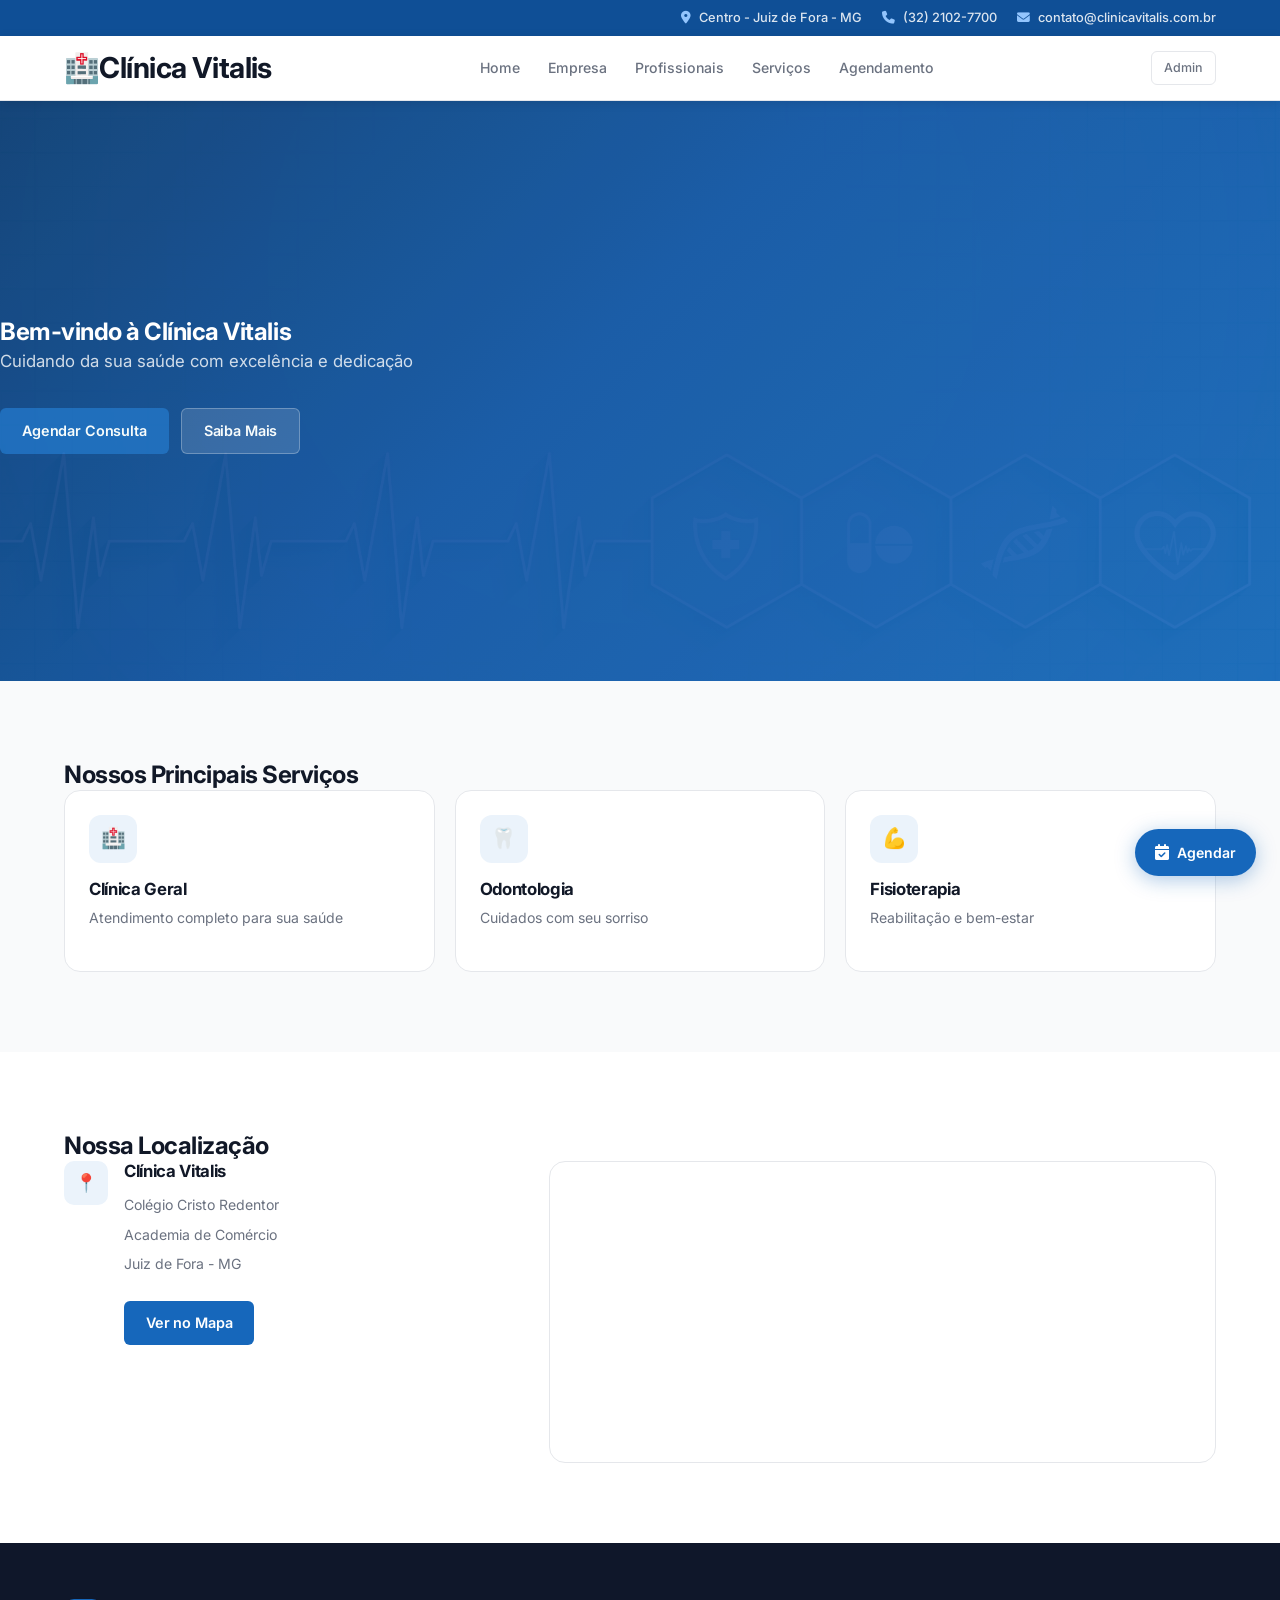
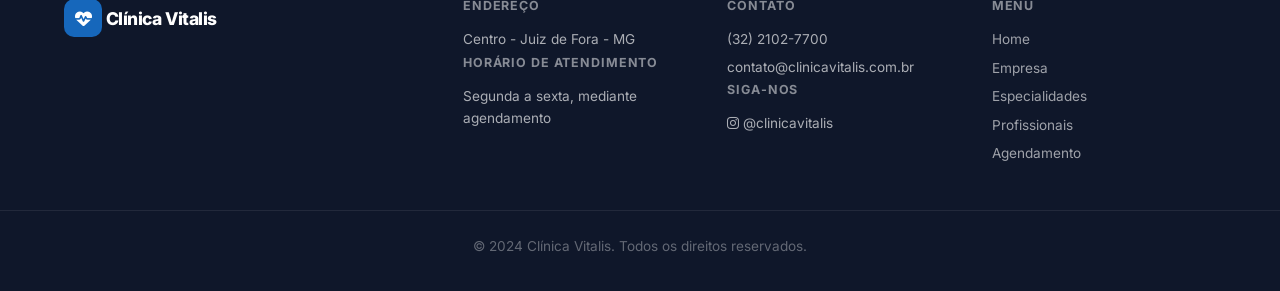
<file: paginas/index.html>
<!DOCTYPE html>
<html lang="pt-BR">

<head>
    <meta charset="UTF-8">
    <meta name="viewport" content="width=device-width, initial-scale=1.0">
    <title>Clínica Vitalis - Sua Saúde é Nossa Prioridade</title>
    <link rel="stylesheet" href="https://cdnjs.cloudflare.com/ajax/libs/font-awesome/6.4.0/css/all.min.css">
    <link rel="stylesheet" href="../style.css">
</head>

<body>
    <!-- Navegação -->
    <nav class="navbar">
        <div class="container">
            <div class="logo">
                <h1>🏥Clínica Vitalis</h1>
            </div>
            <ul class="nav-menu">
                <li><a href="index.html" class="nav-link">Home</a></li>
                <li><a href="sobre_clinica.html" class="nav-link">Sobre</a></li>
                <li><a href="profissionais.html" class="nav-link">Profissionais</a></li>
                <li><a href="servicos_especialidades.html" class="nav-link">Serviços</a></li>
                <li><a href="agendamento.html" class="nav-link">Agendamento</a></li>
            </ul>
            <div class="hamburger">
                <span></span>
                <span></span>
                <span></span>
            </div>
        </div>
    </nav>

    <!-- HOME -->
    <section id="home" class="hero">
        <div class="hero-content">
            <h2>Bem-vindo à Clínica Vitalis</h2>
            <p>Cuidando da sua saúde com excelência e dedicação</p>
            <div class="cta-buttons">
                <a href="agendamento.html" class="btn btn-primary">Agendar Consulta</a>
                <a href="sobre_clinica.html" class="btn btn-secondary">Saiba Mais</a>
            </div>
        </div>
    </section>

    <!-- PRINCIPAIS SERVIÇOS -->
    <section class="featured-services">
        <div class="container">
            <h2>Nossos Principais Serviços</h2>
            <div class="services-grid">
                <a href="servicos_especialidades.html" class="service-card">
                    <div class="service-icon">🏥</div>
                    <h3>Clínica Geral</h3>
                    <p>Atendimento completo para sua saúde</p>
                </a>
                <a href="servicos_especialidades.html" class="service-card">
                    <div class="service-icon">🦷</div>
                    <h3>Odontologia</h3>
                    <p>Cuidados com seu sorriso</p>
                </a>
                <a href="servicos_especialidades.html" class="service-card">
                    <div class="service-icon">💪</div>
                    <h3>Fisioterapia</h3>
                    <p>Reabilitação e bem-estar</p>
                </a>
            </div>
        </div>
    </section>

    <!-- LOCALIZAÇÃO -->
    <section class="location">
        <div class="container">
            <h2>Nossa Localização</h2>
            <div class="location-content">
                <div class="location-info">
                    <div class="location-details">
                        <div class="location-icon">📍</div>
                        <div class="location-text">
                            <h3>Clínica Vitalis</h3>
                            <p>Colégio Cristo Redentor</p>
                            <p>Academia de Comércio</p>
                            <p>Juiz de Fora - MG</p>
                            <a href="https://maps.google.com/maps?q=Colegio+Cristo+Redentor+Academia+de+Comercio+Juiz+de+Fora"
                                target="_blank" class="btn btn-primary">
                                Ver no Mapa
                            </a>
                        </div>
                    </div>
                </div>
                <div class="location-map">
                    <iframe
                        src="https://www.google.com/maps/embed?pb=!1m18!1m12!1m3!1d3745.5!2d-43.3527!3d-21.7644!2m3!1f0!2f0!3f0!3m2!1i1024!2i768!4f13.1!3m3!1m2!1s0xa3d54d6a7e7e7e7d%3A0x1234567890abcdef!2sCol%C3%A9gio%20Cristo%20Redentor%20Academia%20de%20Com%C3%A9rcio%2C%20Juiz%20de%20Fora%2C%20MG!5e0!3m2!1spt-BR!2sbr!4v1234567890"
                        width="100%" height="300" style="border:0; border-radius: 10px;" allowfullscreen=""
                        loading="lazy" referrerpolicy="no-referrer-when-downgrade"></iframe>
                </div>
            </div>
        </div>
    </section>
    <!-- RODAPÉ -->
    <footer>
        <div class="container">
            <p>&copy; 2024 Clínica Vitalis. Todos os direitos reservados.</p>
            <p>Desenvolvido  usando HTML, CSS e JavaScript</p>
        </div>
    </footer>

    <script src="../script.js"></script>
</body>

</html>
</file>
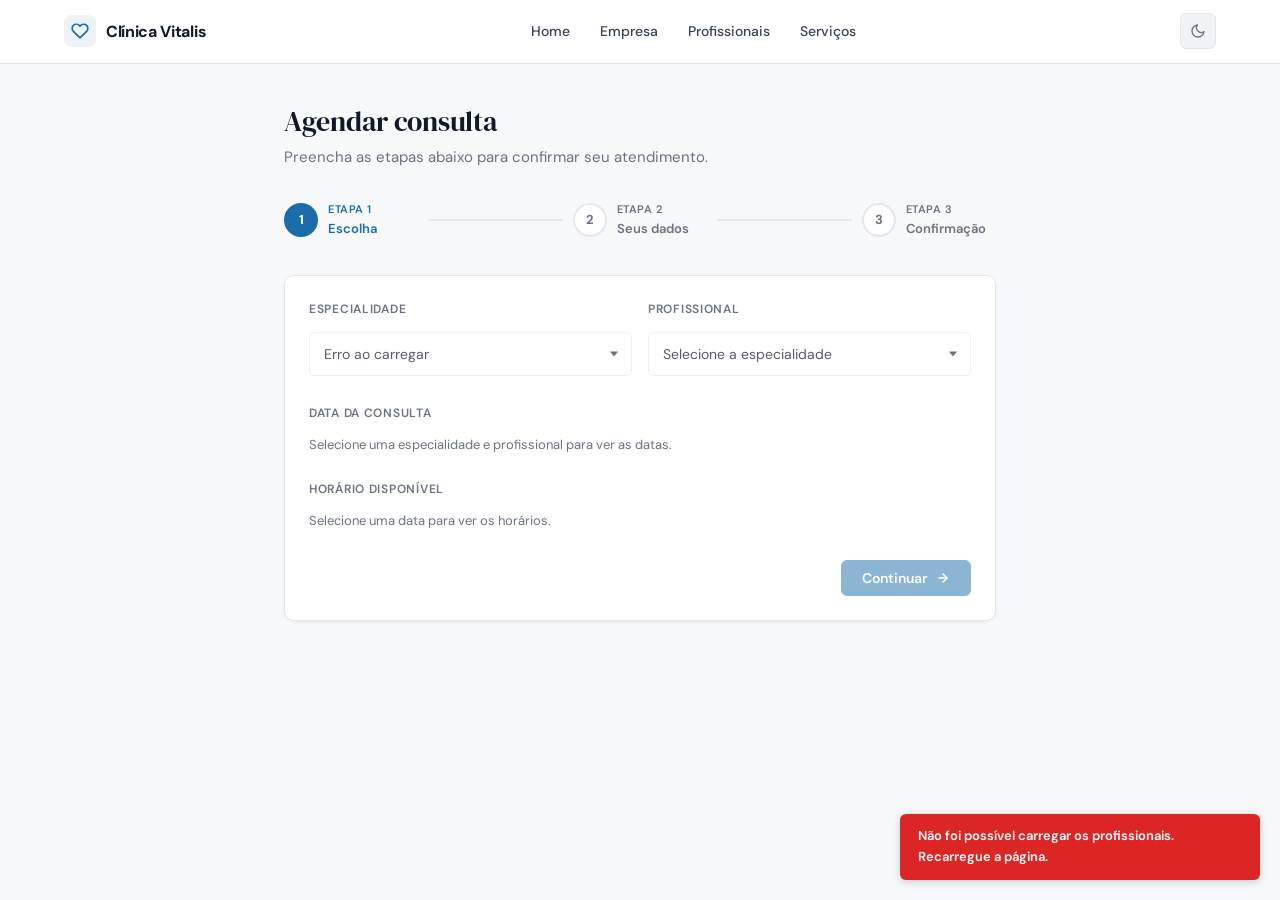
<file: paginas/agendamento.html>
<!DOCTYPE html>
<html lang="pt-BR" data-theme="light">
<head>
  <meta charset="UTF-8">
  <meta name="viewport" content="width=device-width, initial-scale=1.0">
  <title>Agendar Consulta — Clínica Vitalis</title>
  <link rel="stylesheet" href="../assets/css/vitalis.css">
  <style>
    .booking-wrap {
      max-width: 760px;
      margin: 0 auto;
      padding: 40px 24px 80px;
    }
    .step-panel { display: none; }
    .step-panel.active { display: block; }

    .success-screen {
      text-align: center;
      padding: 60px 24px;
      max-width: 520px;
      margin: 0 auto;
    }
    .success-icon {
      width: 64px; height: 64px;
      border-radius: 50%;
      background: var(--green-tint);
      color: var(--green);
      display: flex; align-items: center; justify-content: center;
      margin: 0 auto 20px;
    }
    .protocol-box {
      background: var(--bg-subtle);
      border: 1px solid var(--border);
      border-radius: var(--r-card);
      padding: 16px 24px;
      margin: 20px 0;
      font-size: 13px;
      color: var(--text-muted);
    }
    .protocol-num {
      font-size: 18px;
      font-weight: 700;
      color: var(--text-primary);
      letter-spacing: .05em;
      margin-top: 4px;
    }
    .resumo-card {
      background: var(--bg-subtle);
      border: 1px solid var(--border);
      border-radius: var(--r-card);
      padding: 20px;
      margin-bottom: 24px;
    }
    .resumo-row {
      display: flex;
      justify-content: space-between;
      align-items: center;
      padding: 8px 0;
      border-bottom: 1px solid var(--border);
      font-size: 14px;
    }
    .resumo-row:last-child { border-bottom: none; }
    .resumo-key { color: var(--text-muted); font-size: 12px; font-weight: 600; text-transform: uppercase; letter-spacing: .05em; }
    .resumo-val { color: var(--text-primary); font-weight: 600; text-align: right; }
  </style>
</head>
<body>

<!-- NAV -->
<nav class="nav">
  <div class="nav-inner">
    <a href="../index.html" class="nav-logo">
      <span class="nav-logo-icon">
        <svg width="18" height="18" viewBox="0 0 24 24" fill="none" stroke="currentColor" stroke-width="2.2" stroke-linecap="round" stroke-linejoin="round"><path d="M20.84 4.61a5.5 5.5 0 0 0-7.78 0L12 5.67l-1.06-1.06a5.5 5.5 0 0 0-7.78 7.78l1.06 1.06L12 21.23l7.78-7.78 1.06-1.06a5.5 5.5 0 0 0 0-7.78z"/></svg>
      </span>
      Clínica Vitalis
    </a>
    <div class="nav-links">
      <a href="../index.html" class="nav-link">Home</a>
      <a href="sobre_clinica.html" class="nav-link">Empresa</a>
      <a href="profissionais.html" class="nav-link">Profissionais</a>
      <a href="servicos_especialidades.html" class="nav-link">Serviços</a>
    </div>
    <div class="nav-actions">
      <button class="theme-toggle" id="theme-toggle" aria-label="Alternar tema">
        <svg id="icon-moon" width="16" height="16" viewBox="0 0 24 24" fill="none" stroke="currentColor" stroke-width="2" stroke-linecap="round" stroke-linejoin="round"><path d="M21 12.79A9 9 0 1 1 11.21 3 7 7 0 0 0 21 12.79z"/></svg>
        <svg id="icon-sun"  width="16" height="16" viewBox="0 0 24 24" fill="none" stroke="currentColor" stroke-width="2" stroke-linecap="round" stroke-linejoin="round" style="display:none"><circle cx="12" cy="12" r="5"/><line x1="12" y1="1" x2="12" y2="3"/><line x1="12" y1="21" x2="12" y2="23"/><line x1="4.22" y1="4.22" x2="5.64" y2="5.64"/><line x1="18.36" y1="18.36" x2="19.78" y2="19.78"/><line x1="1" y1="12" x2="3" y2="12"/><line x1="21" y1="12" x2="23" y2="12"/><line x1="4.22" y1="19.78" x2="5.64" y2="18.36"/><line x1="18.36" y1="5.64" x2="19.78" y2="4.22"/></svg>
      </button>
    </div>
  </div>
</nav>

<!-- BOOKING -->
<div class="booking-wrap">

  <!-- Cabeçalho -->
  <div style="margin-bottom:32px">
    <h1 class="page-title">Agendar consulta</h1>
    <p style="font-size:15px;color:var(--text-muted);margin-top:6px">Preencha as etapas abaixo para confirmar seu atendimento.</p>
  </div>

  <!-- Stepper -->
  <div class="stepper" id="stepper">
    <div class="stepper-step active" id="step-ind-1">
      <div class="step-circle">1</div>
      <div class="step-info">
        <div class="step-num">Etapa 1</div>
        <div class="step-name">Escolha</div>
      </div>
    </div>
    <div class="stepper-line" id="line-1"></div>
    <div class="stepper-step" id="step-ind-2">
      <div class="step-circle">2</div>
      <div class="step-info">
        <div class="step-num">Etapa 2</div>
        <div class="step-name">Seus dados</div>
      </div>
    </div>
    <div class="stepper-line" id="line-2"></div>
    <div class="stepper-step" id="step-ind-3">
      <div class="step-circle">3</div>
      <div class="step-info">
        <div class="step-num">Etapa 3</div>
        <div class="step-name">Confirmação</div>
      </div>
    </div>
  </div>

  <!-- ===== ETAPA 1: Escolha ===== -->
  <div class="step-panel active" id="panel-1">
    <div class="card">

      <!-- Especialidade + Profissional -->
      <div class="form-grid form-grid-2" style="margin-bottom:28px">
        <div class="field">
          <label class="field-label" for="esp-select">Especialidade</label>
          <div class="select-wrap">
            <select class="field-select" id="esp-select">
              <option value="">Carregando...</option>
            </select>
          </div>
        </div>
        <div class="field">
          <label class="field-label" for="prof-select">Profissional</label>
          <div class="select-wrap">
            <select class="field-select" id="prof-select" disabled>
              <option value="">Selecione a especialidade</option>
            </select>
          </div>
        </div>
      </div>

      <!-- Grade de datas -->
      <div style="margin-bottom:24px">
        <p class="field-label" style="margin-bottom:12px">Data da consulta</p>
        <div class="date-grid" id="date-grid">
          <p style="font-size:13px;color:var(--text-muted);grid-column:1/-1">Selecione uma especialidade e profissional para ver as datas.</p>
        </div>
      </div>

      <!-- Grade de horários -->
      <div>
        <p class="field-label" style="margin-bottom:12px">Horário disponível</p>
        <div id="time-wrap">
          <p style="font-size:13px;color:var(--text-muted)">Selecione uma data para ver os horários.</p>
        </div>
      </div>

      <div style="margin-top:28px;display:flex;justify-content:flex-end">
        <button class="btn btn-primary" id="btn-next-1" disabled>
          Continuar
          <svg width="14" height="14" viewBox="0 0 24 24" fill="none" stroke="currentColor" stroke-width="2.5" stroke-linecap="round" stroke-linejoin="round"><line x1="5" y1="12" x2="19" y2="12"/><polyline points="12 5 19 12 12 19"/></svg>
        </button>
      </div>
    </div>
  </div>

  <!-- ===== ETAPA 2: Dados pessoais ===== -->
  <div class="step-panel" id="panel-2">
    <div class="card">
      <div class="form-grid">

        <div class="form-grid form-grid-2">
          <div class="field">
            <label class="field-label" for="p-nome">Nome completo</label>
            <input class="field-input" type="text" id="p-nome" placeholder="João da Silva" required>
          </div>
          <div class="field">
            <label class="field-label" for="p-cpf">CPF</label>
            <input class="field-input" type="text" id="p-cpf" placeholder="000.000.000-00" maxlength="14">
          </div>
        </div>

        <div class="form-grid form-grid-2">
          <div class="field">
            <label class="field-label" for="p-email">E-mail</label>
            <input class="field-input" type="email" id="p-email" placeholder="seu@email.com" required>
          </div>
          <div class="field">
            <label class="field-label" for="p-tel">Telefone / WhatsApp</label>
            <input class="field-input" type="tel" id="p-tel" placeholder="(11) 99999-9999" maxlength="15">
          </div>
        </div>

        <label class="checkbox-wrap">
          <input type="checkbox" id="p-primeira">
          <span class="checkbox-label">Esta é minha primeira consulta na Clínica Vitalis</span>
        </label>

        <div class="field">
          <label class="field-label" for="p-motivo">Motivo / observações (opcional)</label>
          <textarea class="field-textarea" id="p-motivo" placeholder="Descreva brevemente o motivo da consulta ou alguma observação importante..." style="min-height:90px"></textarea>
        </div>

      </div>

      <div style="margin-top:24px;display:flex;gap:12px;justify-content:space-between">
        <button class="btn btn-ghost" id="btn-back-2">
          <svg width="14" height="14" viewBox="0 0 24 24" fill="none" stroke="currentColor" stroke-width="2.5" stroke-linecap="round" stroke-linejoin="round"><line x1="19" y1="12" x2="5" y2="12"/><polyline points="12 19 5 12 12 5"/></svg>
          Voltar
        </button>
        <button class="btn btn-primary" id="btn-next-2">
          Revisar agendamento
          <svg width="14" height="14" viewBox="0 0 24 24" fill="none" stroke="currentColor" stroke-width="2.5" stroke-linecap="round" stroke-linejoin="round"><line x1="5" y1="12" x2="19" y2="12"/><polyline points="12 5 19 12 12 19"/></svg>
        </button>
      </div>
    </div>
  </div>

  <!-- ===== ETAPA 3: Confirmação ===== -->
  <div class="step-panel" id="panel-3">
    <div class="card">
      <div class="card-header">
        <span class="card-title">Resumo do agendamento</span>
        <button class="btn btn-ghost btn-sm" id="btn-editar">Editar</button>
      </div>

      <div class="resumo-card" id="resumo-content">
        <!-- preenchido via JS -->
      </div>

      <p style="font-size:13px;color:var(--text-muted);margin-bottom:20px">
        Ao confirmar, você concorda com nossa política de agendamento. Nossa equipe entrará em contato para confirmar o horário.
      </p>

      <div style="display:flex;gap:12px;justify-content:space-between">
        <button class="btn btn-ghost" id="btn-back-3">
          <svg width="14" height="14" viewBox="0 0 24 24" fill="none" stroke="currentColor" stroke-width="2.5" stroke-linecap="round" stroke-linejoin="round"><line x1="19" y1="12" x2="5" y2="12"/><polyline points="12 19 5 12 12 5"/></svg>
          Voltar
        </button>
        <button class="btn btn-primary btn-lg" id="btn-confirmar">
          Confirmar agendamento
        </button>
      </div>
    </div>
  </div>

  <!-- ===== TELA DE SUCESSO ===== -->
  <div class="step-panel" id="panel-sucesso">
    <div class="success-screen">
      <div class="success-icon">
        <svg width="32" height="32" viewBox="0 0 24 24" fill="none" stroke="currentColor" stroke-width="2.5" stroke-linecap="round" stroke-linejoin="round">
          <polyline points="20 6 9 17 4 12"/>
        </svg>
      </div>
      <h2 class="section-title" style="margin-bottom:10px">Agendamento confirmado!</h2>
      <p style="color:var(--text-muted);font-size:15px;line-height:1.6;margin-bottom:20px">
        Seu agendamento foi registrado com sucesso. Nossa equipe entrará em contato para confirmar o horário pelo telefone ou e-mail informado.
      </p>
      <div class="protocol-box">
        <div>Número de protocolo</div>
        <div class="protocol-num" id="protocol-num">—</div>
      </div>
      <div style="display:flex;gap:12px;justify-content:center;flex-wrap:wrap;margin-top:24px">
        <button class="btn btn-ghost" onclick="window.print()">
          <svg width="14" height="14" viewBox="0 0 24 24" fill="none" stroke="currentColor" stroke-width="2" stroke-linecap="round" stroke-linejoin="round"><polyline points="6 9 6 2 18 2 18 9"/><path d="M6 18H4a2 2 0 0 1-2-2v-5a2 2 0 0 1 2-2h16a2 2 0 0 1 2 2v5a2 2 0 0 1-2 2h-2"/><rect x="6" y="14" width="12" height="8"/></svg>
          Baixar comprovante
        </button>
        <a href="../index.html" class="btn btn-primary">Voltar ao início</a>
      </div>
    </div>
  </div>

</div><!-- /booking-wrap -->

<!-- Toasts -->
<div class="toasts-container" id="toasts"></div>

<script src="../config.js"></script>
<script src="../vitalis-db.js"></script>
<script>
/* ---- Theme ---- */
(function () {
  const html  = document.documentElement;
  const saved = localStorage.getItem('vt_theme') || 'light';
  html.setAttribute('data-theme', saved);
  sync(saved);
  document.getElementById('theme-toggle').addEventListener('click', function () {
    const next = html.getAttribute('data-theme') === 'dark' ? 'light' : 'dark';
    html.setAttribute('data-theme', next);
    localStorage.setItem('vt_theme', next);
    sync(next);
  });
  function sync(t) {
    document.getElementById('icon-moon').style.display = t === 'dark' ? 'none'  : 'block';
    document.getElementById('icon-sun').style.display  = t === 'dark' ? 'block' : 'none';
  }
})();


</script>
<script src="../agendamento.js"></script>
</body>
</html>
</file>
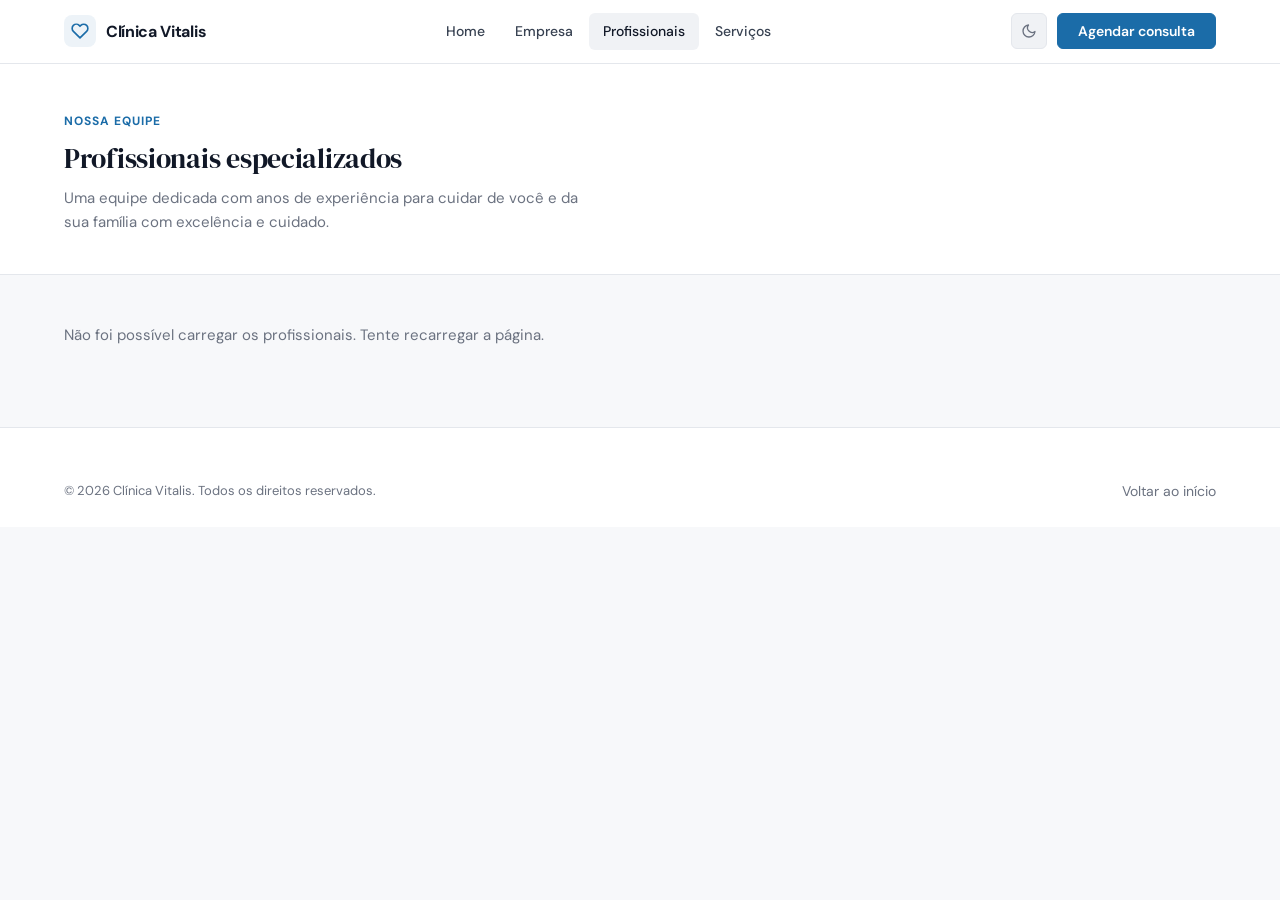
<file: paginas/profissionais.html>
<!DOCTYPE html>
<html lang="pt-BR" data-theme="light">
<head>
  <meta charset="UTF-8">
  <meta name="viewport" content="width=device-width, initial-scale=1.0">
  <title>Profissionais — Clínica Vitalis</title>
  <link rel="stylesheet" href="../assets/css/vitalis.css">
</head>
<body>

<nav class="nav">
  <div class="nav-inner">
    <a href="../index.html" class="nav-logo">
      <span class="nav-logo-icon">
        <svg width="18" height="18" viewBox="0 0 24 24" fill="none" stroke="currentColor" stroke-width="2.2" stroke-linecap="round" stroke-linejoin="round"><path d="M20.84 4.61a5.5 5.5 0 0 0-7.78 0L12 5.67l-1.06-1.06a5.5 5.5 0 0 0-7.78 7.78l1.06 1.06L12 21.23l7.78-7.78 1.06-1.06a5.5 5.5 0 0 0 0-7.78z"/></svg>
      </span>
      Clínica Vitalis
    </a>
    <div class="nav-links">
      <a href="../index.html" class="nav-link">Home</a>
      <a href="sobre_clinica.html" class="nav-link">Empresa</a>
      <a href="profissionais.html" class="nav-link active">Profissionais</a>
      <a href="servicos_especialidades.html" class="nav-link">Serviços</a>
    </div>
    <div class="nav-actions">
      <button class="theme-toggle" id="theme-toggle" aria-label="Alternar tema">
        <svg id="icon-moon" width="16" height="16" viewBox="0 0 24 24" fill="none" stroke="currentColor" stroke-width="2" stroke-linecap="round" stroke-linejoin="round"><path d="M21 12.79A9 9 0 1 1 11.21 3 7 7 0 0 0 21 12.79z"/></svg>
        <svg id="icon-sun"  width="16" height="16" viewBox="0 0 24 24" fill="none" stroke="currentColor" stroke-width="2" stroke-linecap="round" stroke-linejoin="round" style="display:none"><circle cx="12" cy="12" r="5"/><line x1="12" y1="1" x2="12" y2="3"/><line x1="12" y1="21" x2="12" y2="23"/><line x1="4.22" y1="4.22" x2="5.64" y2="5.64"/><line x1="18.36" y1="18.36" x2="19.78" y2="19.78"/><line x1="1" y1="12" x2="3" y2="12"/><line x1="21" y1="12" x2="23" y2="12"/><line x1="4.22" y1="19.78" x2="5.64" y2="18.36"/><line x1="18.36" y1="5.64" x2="19.78" y2="4.22"/></svg>
      </button>
      <a href="agendamento.html" class="btn btn-primary">Agendar consulta</a>
    </div>
  </div>
</nav>

<!-- Cabeçalho da página -->
<div style="background:var(--bg-surface);border-bottom:1px solid var(--border);padding:48px 0 40px">
  <div class="container">
    <p style="font-size:12px;font-weight:700;text-transform:uppercase;letter-spacing:.08em;color:var(--accent);margin-bottom:10px">Nossa equipe</p>
    <h1 class="page-title">Profissionais especializados</h1>
    <p style="font-size:15px;color:var(--text-muted);margin-top:10px;max-width:520px">
      Uma equipe dedicada com anos de experiência para cuidar de você e da sua família com excelência e cuidado.
    </p>
  </div>
</div>

<div class="container" style="padding-top:48px;padding-bottom:80px">
  <div class="prof-grid" id="prof-grid">
    <!-- Preenchido via JS -->
  </div>
</div>

<!-- Modal de agenda -->
<div id="modal-overlay" class="modal-overlay hidden">
  <div class="modal">
    <div class="modal-header">
      <span class="modal-title" id="modal-title">Horários disponíveis</span>
      <button class="modal-close" id="modal-close">
        <svg width="16" height="16" viewBox="0 0 24 24" fill="none" stroke="currentColor" stroke-width="2" stroke-linecap="round" stroke-linejoin="round"><line x1="18" y1="6" x2="6" y2="18"/><line x1="6" y1="6" x2="18" y2="18"/></svg>
      </button>
    </div>
    <div id="modal-body"></div>
  </div>
</div>

<footer class="footer">
  <div class="container">
    <div class="footer-bottom" style="border-top:none;padding-top:0">
      <span>&copy; 2026 Clínica Vitalis. Todos os direitos reservados.</span>
      <a href="../index.html" style="color:var(--text-muted);font-size:14px">Voltar ao início</a>
    </div>
  </div>
</footer>

<script src="../config.js"></script>
<script src="../vitalis-db.js"></script>
<script>
(function () {
  /* Theme */
  const html  = document.documentElement;
  const saved = localStorage.getItem('vt_theme') || 'light';
  html.setAttribute('data-theme', saved);
  syncIcons(saved);
  document.getElementById('theme-toggle').addEventListener('click', function () {
    const next = html.getAttribute('data-theme') === 'dark' ? 'light' : 'dark';
    html.setAttribute('data-theme', next); localStorage.setItem('vt_theme', next); syncIcons(next);
  });
  function syncIcons(t) {
    document.getElementById('icon-moon').style.display = t === 'dark' ? 'none' : 'block';
    document.getElementById('icon-sun').style.display  = t === 'dark' ? 'block' : 'none';
  }

  // Dados biográficos estáticos (não vêm da API)
  const BIO = {
    'Dr. Carlos Silva':      { crm: 'CRM/SP 12345', bio: 'Clínico geral com 15 anos de experiência, especialista em medicina preventiva e acompanhamento de doenças crônicas.' },
    'Dra. Marina Costa':     { crm: 'CRM/SP 23456', bio: 'Cardiologista especializada em diagnóstico e tratamento de doenças cardiovasculares, com fellowships em São Paulo e Europa.' },
    'Dr. Fernando Oliveira': { crm: 'CRO/SP 34567', bio: 'Odontologista com pós-graduação em implantodontia e odontologia estética. Referência em reabilitação oral completa.' },
    'Dra. Ana Paula':        { crm: 'CREFITO 4567', bio: 'Fisioterapeuta especializada em reabilitação ortopédica e neurológica, com abordagem humanizada e personalizada.' },
    'Dr. Roberto Santos':    { crm: 'CRM/SP 56789', bio: 'Dermatologista com especialização em dermatologia clínica, cirúrgica e estética. Membro da Sociedade Brasileira de Dermatologia.' },
    'Dra. Juliana Martins':  { crm: 'CRN/SP 67890', bio: 'Nutricionista clínica com abordagem funcional. Especialista em emagrecimento, distúrbios metabólicos e nutrição esportiva.' },
  };

  function initials(nome) {
    const parts = nome.replace(/^(Dr\.|Dra\.)\s*/i, '').trim().split(' ');
    return ((parts[0]?.[0] ?? '') + (parts[1]?.[0] ?? '')).toUpperCase();
  }

  function renderCard(p) {
    const esp     = p.especialidade || p.especialidades?.nome || '';
    const fotoUrl = p.foto_url ? '../' + p.foto_url : '';
    const meta    = BIO[p.nome] || { crm: '', bio: '' };
    const ini     = initials(p.nome);
    const slug    = encodeURIComponent(esp);

    const avatar = fotoUrl
      ? `<img src="${fotoUrl}" alt="${p.nome}" class="avatar avatar-lg"
             onerror="this.outerHTML='<div class=\\'avatar avatar-lg\\'>${ini}</div>'">`
      : `<div class="avatar avatar-lg">${ini}</div>`;

    return `<div class="prof-card">
      <div class="prof-card-top">
        ${avatar}
        <div class="prof-card-info">
          <div class="prof-card-name">${p.nome}</div>
          <div style="margin-top:4px"><span class="badge badge-accent">${esp}</span></div>
          ${meta.crm ? `<div class="prof-crm">${meta.crm}</div>` : ''}
        </div>
      </div>
      ${meta.bio ? `<p class="prof-desc">${meta.bio}</p>` : ''}
      <div class="prof-actions">
        <button class="btn btn-ghost btn-sm" onclick="verAgenda('${p.id}')">Ver agenda</button>
        <a href="agendamento.html?especialidade=${slug}&profissional=${p.id}" class="btn btn-primary btn-sm">Agendar</a>
      </div>
    </div>`;
  }

  const grid = document.getElementById('prof-grid');

  // Esqueleto de loading
  grid.innerHTML = Array(6).fill(
    '<div class="prof-card" style="min-height:200px;background:var(--bg-subtle);border-radius:var(--r-card);animation:pulse 1.5s infinite"></div>'
  ).join('');

  getProfissionais()
    .then(function (profs) {
      grid.innerHTML = profs.map(renderCard).join('');
    })
    .catch(function () {
      grid.innerHTML = '<p style="color:var(--text-muted);grid-column:1/-1">Não foi possível carregar os profissionais. Tente recarregar a página.</p>';
    });

  // Modal de agenda
  let profsCache = [];
  getProfissionais().then(function (p) { profsCache = p; }).catch(function () {});

  window.verAgenda = function (id) {
    const p = profsCache.find(function (x) { return x.id === id; });
    if (!p) return;
    const esp  = p.especialidade || p.especialidades?.nome || '';
    const slug = encodeURIComponent(esp);
    const meta = BIO[p.nome] || {};

    document.getElementById('modal-title').textContent = 'Agenda — ' + p.nome;
    document.getElementById('modal-body').innerHTML =
      `<p style="font-size:13px;color:var(--text-muted);margin-bottom:16px">${esp}${meta.crm ? ' · ' + meta.crm : ''}</p>
       <p class="field-label" style="margin-bottom:10px">Horários disponíveis (Seg–Sex)</p>
       <div class="time-grid">
         ${HORARIOS_PADRAO.map(h =>
           `<a href="agendamento.html?especialidade=${slug}&profissional=${id}" class="time-btn" style="text-decoration:none">${h}</a>`
         ).join('')}
       </div>
       <div style="margin-top:20px">
         <a href="agendamento.html?especialidade=${slug}&profissional=${id}" class="btn btn-primary btn-full">
           Agendar com ${p.nome}
         </a>
       </div>`;

    document.getElementById('modal-overlay').classList.remove('hidden');
  };

  document.getElementById('modal-close').addEventListener('click', function () {
    document.getElementById('modal-overlay').classList.add('hidden');
  });
  document.getElementById('modal-overlay').addEventListener('click', function (e) {
    if (e.target === this) this.classList.add('hidden');
  });
})();
</script>
</body>
</html>
</file>
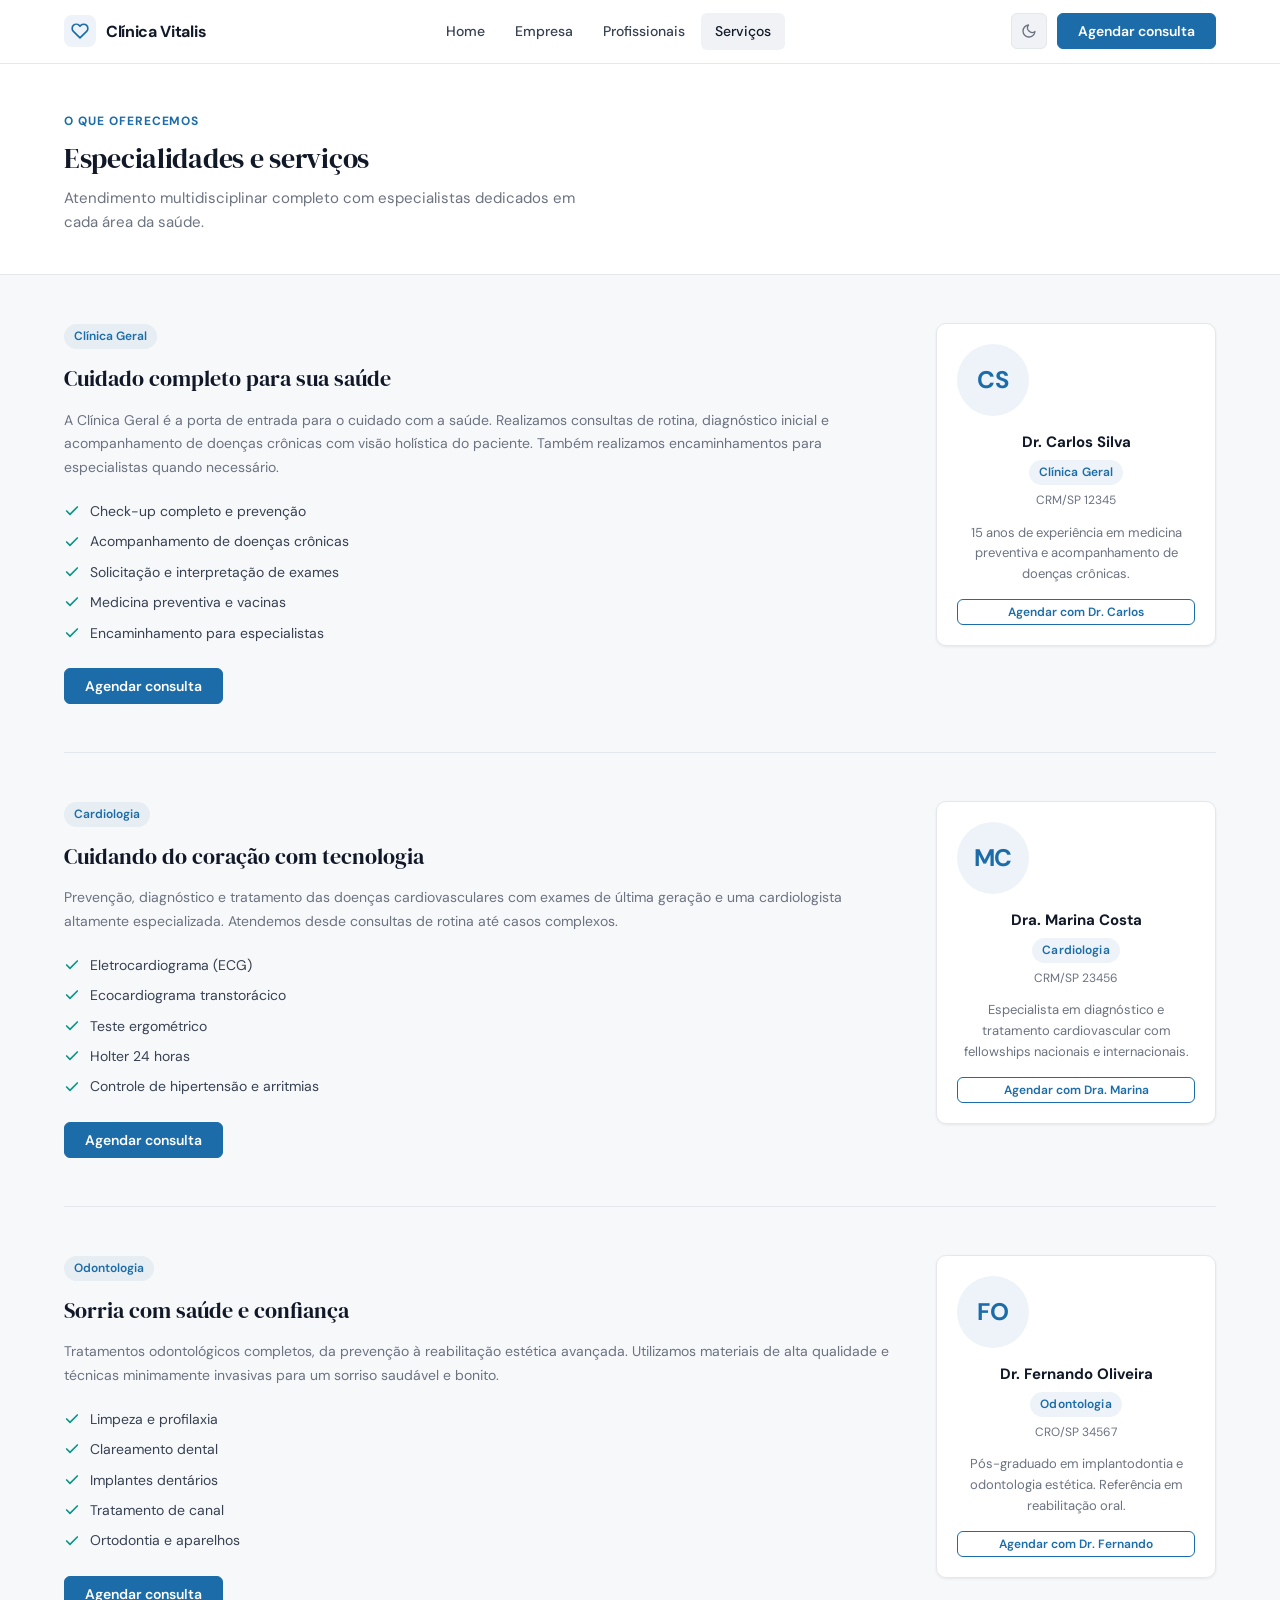
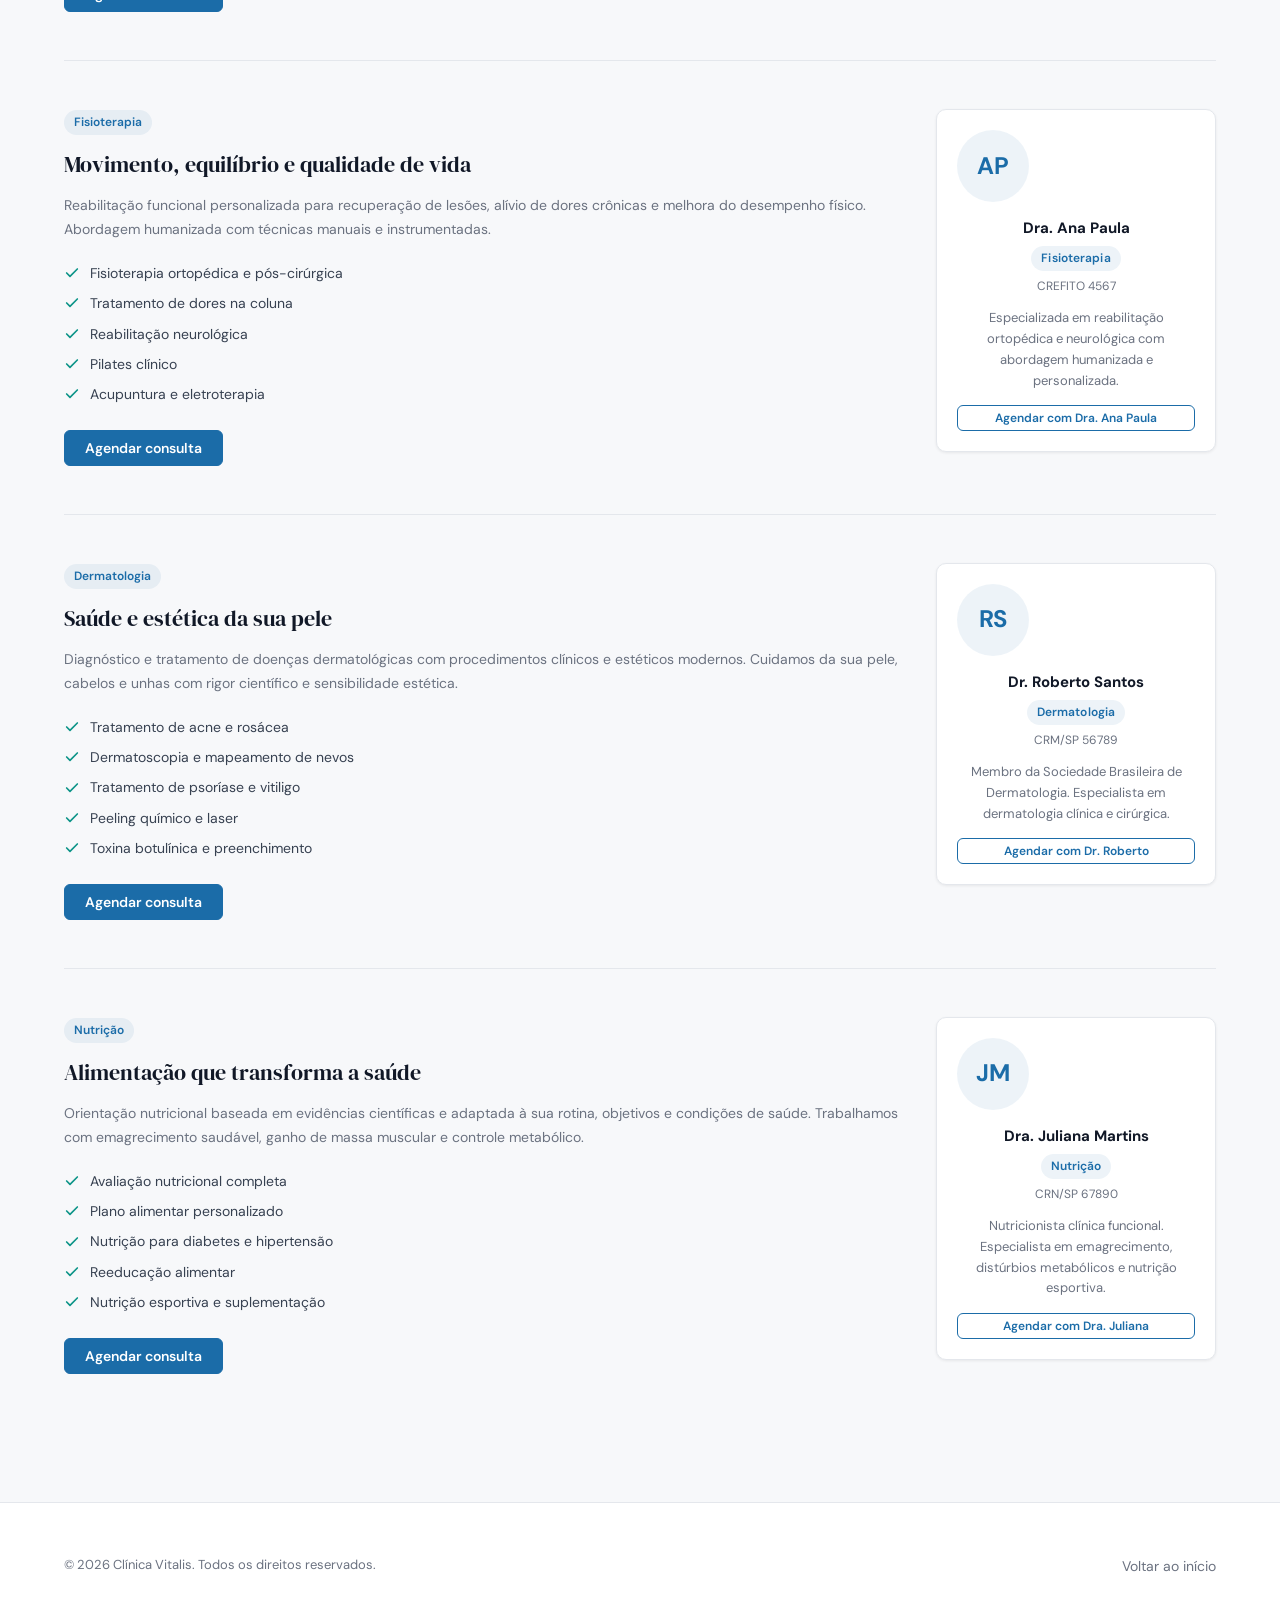
<file: paginas/servicos_especialidades.html>
<!DOCTYPE html>
<html lang="pt-BR" data-theme="light">
<head>
  <meta charset="UTF-8">
  <meta name="viewport" content="width=device-width, initial-scale=1.0">
  <title>Serviços e Especialidades — Clínica Vitalis</title>
  <link rel="stylesheet" href="../assets/css/vitalis.css">
</head>
<body>

<nav class="nav">
  <div class="nav-inner">
    <a href="../index.html" class="nav-logo">
      <span class="nav-logo-icon">
        <svg width="18" height="18" viewBox="0 0 24 24" fill="none" stroke="currentColor" stroke-width="2.2" stroke-linecap="round" stroke-linejoin="round"><path d="M20.84 4.61a5.5 5.5 0 0 0-7.78 0L12 5.67l-1.06-1.06a5.5 5.5 0 0 0-7.78 7.78l1.06 1.06L12 21.23l7.78-7.78 1.06-1.06a5.5 5.5 0 0 0 0-7.78z"/></svg>
      </span>
      Clínica Vitalis
    </a>
    <div class="nav-links">
      <a href="../index.html" class="nav-link">Home</a>
      <a href="sobre_clinica.html" class="nav-link">Empresa</a>
      <a href="profissionais.html" class="nav-link">Profissionais</a>
      <a href="servicos_especialidades.html" class="nav-link active">Serviços</a>
    </div>
    <div class="nav-actions">
      <button class="theme-toggle" id="theme-toggle" aria-label="Alternar tema">
        <svg id="icon-moon" width="16" height="16" viewBox="0 0 24 24" fill="none" stroke="currentColor" stroke-width="2" stroke-linecap="round" stroke-linejoin="round"><path d="M21 12.79A9 9 0 1 1 11.21 3 7 7 0 0 0 21 12.79z"/></svg>
        <svg id="icon-sun"  width="16" height="16" viewBox="0 0 24 24" fill="none" stroke="currentColor" stroke-width="2" stroke-linecap="round" stroke-linejoin="round" style="display:none"><circle cx="12" cy="12" r="5"/><line x1="12" y1="1" x2="12" y2="3"/><line x1="12" y1="21" x2="12" y2="23"/><line x1="4.22" y1="4.22" x2="5.64" y2="5.64"/><line x1="18.36" y1="18.36" x2="19.78" y2="19.78"/><line x1="1" y1="12" x2="3" y2="12"/><line x1="21" y1="12" x2="23" y2="12"/><line x1="4.22" y1="19.78" x2="5.64" y2="18.36"/><line x1="18.36" y1="5.64" x2="19.78" y2="4.22"/></svg>
      </button>
      <a href="agendamento.html" class="btn btn-primary">Agendar consulta</a>
    </div>
  </div>
</nav>

<!-- Cabeçalho -->
<div style="background:var(--bg-surface);border-bottom:1px solid var(--border);padding:48px 0 40px">
  <div class="container">
    <p style="font-size:12px;font-weight:700;text-transform:uppercase;letter-spacing:.08em;color:var(--accent);margin-bottom:10px">O que oferecemos</p>
    <h1 class="page-title">Especialidades e serviços</h1>
    <p style="font-size:15px;color:var(--text-muted);margin-top:10px;max-width:540px">
      Atendimento multidisciplinar completo com especialistas dedicados em cada área da saúde.
    </p>
  </div>
</div>

<!-- Lista de especialidades -->
<div class="container" style="padding-top:48px;padding-bottom:80px">

  <!-- SVG de check reutilizável via inline -->
  <div id="services-list">

    <!-- CLÍNICA GERAL -->
    <div class="service-block">
      <div>
        <span class="service-tag">Clínica Geral</span>
        <h2 class="service-title">Cuidado completo para sua saúde</h2>
        <p class="service-desc">
          A Clínica Geral é a porta de entrada para o cuidado com a saúde. Realizamos consultas de rotina,
          diagnóstico inicial e acompanhamento de doenças crônicas com visão holística do paciente.
          Também realizamos encaminhamentos para especialistas quando necessário.
        </p>
        <div class="procedure-list">
          <div class="procedure-item"><span class="procedure-check"><svg width="16" height="16" viewBox="0 0 24 24" fill="none" stroke="currentColor" stroke-width="2.5" stroke-linecap="round" stroke-linejoin="round"><polyline points="20 6 9 17 4 12"/></svg></span>Check-up completo e prevenção</div>
          <div class="procedure-item"><span class="procedure-check"><svg width="16" height="16" viewBox="0 0 24 24" fill="none" stroke="currentColor" stroke-width="2.5" stroke-linecap="round" stroke-linejoin="round"><polyline points="20 6 9 17 4 12"/></svg></span>Acompanhamento de doenças crônicas</div>
          <div class="procedure-item"><span class="procedure-check"><svg width="16" height="16" viewBox="0 0 24 24" fill="none" stroke="currentColor" stroke-width="2.5" stroke-linecap="round" stroke-linejoin="round"><polyline points="20 6 9 17 4 12"/></svg></span>Solicitação e interpretação de exames</div>
          <div class="procedure-item"><span class="procedure-check"><svg width="16" height="16" viewBox="0 0 24 24" fill="none" stroke="currentColor" stroke-width="2.5" stroke-linecap="round" stroke-linejoin="round"><polyline points="20 6 9 17 4 12"/></svg></span>Medicina preventiva e vacinas</div>
          <div class="procedure-item"><span class="procedure-check"><svg width="16" height="16" viewBox="0 0 24 24" fill="none" stroke="currentColor" stroke-width="2.5" stroke-linecap="round" stroke-linejoin="round"><polyline points="20 6 9 17 4 12"/></svg></span>Encaminhamento para especialistas</div>
        </div>
        <a href="agendamento.html?especialidade=clinica-geral" class="btn btn-primary" style="margin-top:24px">Agendar consulta</a>
      </div>
      <div class="service-doc-card">
        <div class="avatar avatar-xl" style="margin:0 auto 14px">CS</div>
        <div style="text-align:center">
          <div style="font-size:15px;font-weight:700;color:var(--text-primary)">Dr. Carlos Silva</div>
          <div class="badge badge-accent" style="margin:6px auto;display:inline-flex">Clínica Geral</div>
          <div style="font-size:12px;color:var(--text-muted);margin-bottom:12px">CRM/SP 12345</div>
          <p style="font-size:13px;color:var(--text-muted);line-height:1.6">15 anos de experiência em medicina preventiva e acompanhamento de doenças crônicas.</p>
          <a href="agendamento.html?especialidade=clinica-geral&profissional=carlos-silva" class="btn btn-secondary btn-full btn-sm" style="margin-top:14px">Agendar com Dr. Carlos</a>
        </div>
      </div>
    </div>

    <!-- CARDIOLOGIA -->
    <div class="service-block">
      <div>
        <span class="service-tag">Cardiologia</span>
        <h2 class="service-title">Cuidando do coração com tecnologia</h2>
        <p class="service-desc">
          Prevenção, diagnóstico e tratamento das doenças cardiovasculares com exames de última geração
          e uma cardiologista altamente especializada. Atendemos desde consultas de rotina até casos complexos.
        </p>
        <div class="procedure-list">
          <div class="procedure-item"><span class="procedure-check"><svg width="16" height="16" viewBox="0 0 24 24" fill="none" stroke="currentColor" stroke-width="2.5" stroke-linecap="round" stroke-linejoin="round"><polyline points="20 6 9 17 4 12"/></svg></span>Eletrocardiograma (ECG)</div>
          <div class="procedure-item"><span class="procedure-check"><svg width="16" height="16" viewBox="0 0 24 24" fill="none" stroke="currentColor" stroke-width="2.5" stroke-linecap="round" stroke-linejoin="round"><polyline points="20 6 9 17 4 12"/></svg></span>Ecocardiograma transtorácico</div>
          <div class="procedure-item"><span class="procedure-check"><svg width="16" height="16" viewBox="0 0 24 24" fill="none" stroke="currentColor" stroke-width="2.5" stroke-linecap="round" stroke-linejoin="round"><polyline points="20 6 9 17 4 12"/></svg></span>Teste ergométrico</div>
          <div class="procedure-item"><span class="procedure-check"><svg width="16" height="16" viewBox="0 0 24 24" fill="none" stroke="currentColor" stroke-width="2.5" stroke-linecap="round" stroke-linejoin="round"><polyline points="20 6 9 17 4 12"/></svg></span>Holter 24 horas</div>
          <div class="procedure-item"><span class="procedure-check"><svg width="16" height="16" viewBox="0 0 24 24" fill="none" stroke="currentColor" stroke-width="2.5" stroke-linecap="round" stroke-linejoin="round"><polyline points="20 6 9 17 4 12"/></svg></span>Controle de hipertensão e arritmias</div>
        </div>
        <a href="agendamento.html?especialidade=cardiologia" class="btn btn-primary" style="margin-top:24px">Agendar consulta</a>
      </div>
      <div class="service-doc-card">
        <div class="avatar avatar-xl" style="margin:0 auto 14px">MC</div>
        <div style="text-align:center">
          <div style="font-size:15px;font-weight:700;color:var(--text-primary)">Dra. Marina Costa</div>
          <div class="badge badge-accent" style="margin:6px auto;display:inline-flex">Cardiologia</div>
          <div style="font-size:12px;color:var(--text-muted);margin-bottom:12px">CRM/SP 23456</div>
          <p style="font-size:13px;color:var(--text-muted);line-height:1.6">Especialista em diagnóstico e tratamento cardiovascular com fellowships nacionais e internacionais.</p>
          <a href="agendamento.html?especialidade=cardiologia&profissional=marina-costa" class="btn btn-secondary btn-full btn-sm" style="margin-top:14px">Agendar com Dra. Marina</a>
        </div>
      </div>
    </div>

    <!-- ODONTOLOGIA -->
    <div class="service-block">
      <div>
        <span class="service-tag">Odontologia</span>
        <h2 class="service-title">Sorria com saúde e confiança</h2>
        <p class="service-desc">
          Tratamentos odontológicos completos, da prevenção à reabilitação estética avançada.
          Utilizamos materiais de alta qualidade e técnicas minimamente invasivas para um sorriso saudável e bonito.
        </p>
        <div class="procedure-list">
          <div class="procedure-item"><span class="procedure-check"><svg width="16" height="16" viewBox="0 0 24 24" fill="none" stroke="currentColor" stroke-width="2.5" stroke-linecap="round" stroke-linejoin="round"><polyline points="20 6 9 17 4 12"/></svg></span>Limpeza e profilaxia</div>
          <div class="procedure-item"><span class="procedure-check"><svg width="16" height="16" viewBox="0 0 24 24" fill="none" stroke="currentColor" stroke-width="2.5" stroke-linecap="round" stroke-linejoin="round"><polyline points="20 6 9 17 4 12"/></svg></span>Clareamento dental</div>
          <div class="procedure-item"><span class="procedure-check"><svg width="16" height="16" viewBox="0 0 24 24" fill="none" stroke="currentColor" stroke-width="2.5" stroke-linecap="round" stroke-linejoin="round"><polyline points="20 6 9 17 4 12"/></svg></span>Implantes dentários</div>
          <div class="procedure-item"><span class="procedure-check"><svg width="16" height="16" viewBox="0 0 24 24" fill="none" stroke="currentColor" stroke-width="2.5" stroke-linecap="round" stroke-linejoin="round"><polyline points="20 6 9 17 4 12"/></svg></span>Tratamento de canal</div>
          <div class="procedure-item"><span class="procedure-check"><svg width="16" height="16" viewBox="0 0 24 24" fill="none" stroke="currentColor" stroke-width="2.5" stroke-linecap="round" stroke-linejoin="round"><polyline points="20 6 9 17 4 12"/></svg></span>Ortodontia e aparelhos</div>
        </div>
        <a href="agendamento.html?especialidade=odontologia" class="btn btn-primary" style="margin-top:24px">Agendar consulta</a>
      </div>
      <div class="service-doc-card">
        <div class="avatar avatar-xl" style="margin:0 auto 14px">FO</div>
        <div style="text-align:center">
          <div style="font-size:15px;font-weight:700;color:var(--text-primary)">Dr. Fernando Oliveira</div>
          <div class="badge badge-accent" style="margin:6px auto;display:inline-flex">Odontologia</div>
          <div style="font-size:12px;color:var(--text-muted);margin-bottom:12px">CRO/SP 34567</div>
          <p style="font-size:13px;color:var(--text-muted);line-height:1.6">Pós-graduado em implantodontia e odontologia estética. Referência em reabilitação oral.</p>
          <a href="agendamento.html?especialidade=odontologia&profissional=fernando-oliveira" class="btn btn-secondary btn-full btn-sm" style="margin-top:14px">Agendar com Dr. Fernando</a>
        </div>
      </div>
    </div>

    <!-- FISIOTERAPIA -->
    <div class="service-block">
      <div>
        <span class="service-tag">Fisioterapia</span>
        <h2 class="service-title">Movimento, equilíbrio e qualidade de vida</h2>
        <p class="service-desc">
          Reabilitação funcional personalizada para recuperação de lesões, alívio de dores crônicas
          e melhora do desempenho físico. Abordagem humanizada com técnicas manuais e instrumentadas.
        </p>
        <div class="procedure-list">
          <div class="procedure-item"><span class="procedure-check"><svg width="16" height="16" viewBox="0 0 24 24" fill="none" stroke="currentColor" stroke-width="2.5" stroke-linecap="round" stroke-linejoin="round"><polyline points="20 6 9 17 4 12"/></svg></span>Fisioterapia ortopédica e pós-cirúrgica</div>
          <div class="procedure-item"><span class="procedure-check"><svg width="16" height="16" viewBox="0 0 24 24" fill="none" stroke="currentColor" stroke-width="2.5" stroke-linecap="round" stroke-linejoin="round"><polyline points="20 6 9 17 4 12"/></svg></span>Tratamento de dores na coluna</div>
          <div class="procedure-item"><span class="procedure-check"><svg width="16" height="16" viewBox="0 0 24 24" fill="none" stroke="currentColor" stroke-width="2.5" stroke-linecap="round" stroke-linejoin="round"><polyline points="20 6 9 17 4 12"/></svg></span>Reabilitação neurológica</div>
          <div class="procedure-item"><span class="procedure-check"><svg width="16" height="16" viewBox="0 0 24 24" fill="none" stroke="currentColor" stroke-width="2.5" stroke-linecap="round" stroke-linejoin="round"><polyline points="20 6 9 17 4 12"/></svg></span>Pilates clínico</div>
          <div class="procedure-item"><span class="procedure-check"><svg width="16" height="16" viewBox="0 0 24 24" fill="none" stroke="currentColor" stroke-width="2.5" stroke-linecap="round" stroke-linejoin="round"><polyline points="20 6 9 17 4 12"/></svg></span>Acupuntura e eletroterapia</div>
        </div>
        <a href="agendamento.html?especialidade=fisioterapia" class="btn btn-primary" style="margin-top:24px">Agendar consulta</a>
      </div>
      <div class="service-doc-card">
        <div class="avatar avatar-xl" style="margin:0 auto 14px">AP</div>
        <div style="text-align:center">
          <div style="font-size:15px;font-weight:700;color:var(--text-primary)">Dra. Ana Paula</div>
          <div class="badge badge-accent" style="margin:6px auto;display:inline-flex">Fisioterapia</div>
          <div style="font-size:12px;color:var(--text-muted);margin-bottom:12px">CREFITO 4567</div>
          <p style="font-size:13px;color:var(--text-muted);line-height:1.6">Especializada em reabilitação ortopédica e neurológica com abordagem humanizada e personalizada.</p>
          <a href="agendamento.html?especialidade=fisioterapia&profissional=ana-paula" class="btn btn-secondary btn-full btn-sm" style="margin-top:14px">Agendar com Dra. Ana Paula</a>
        </div>
      </div>
    </div>

    <!-- DERMATOLOGIA -->
    <div class="service-block">
      <div>
        <span class="service-tag">Dermatologia</span>
        <h2 class="service-title">Saúde e estética da sua pele</h2>
        <p class="service-desc">
          Diagnóstico e tratamento de doenças dermatológicas com procedimentos clínicos e estéticos modernos.
          Cuidamos da sua pele, cabelos e unhas com rigor científico e sensibilidade estética.
        </p>
        <div class="procedure-list">
          <div class="procedure-item"><span class="procedure-check"><svg width="16" height="16" viewBox="0 0 24 24" fill="none" stroke="currentColor" stroke-width="2.5" stroke-linecap="round" stroke-linejoin="round"><polyline points="20 6 9 17 4 12"/></svg></span>Tratamento de acne e rosácea</div>
          <div class="procedure-item"><span class="procedure-check"><svg width="16" height="16" viewBox="0 0 24 24" fill="none" stroke="currentColor" stroke-width="2.5" stroke-linecap="round" stroke-linejoin="round"><polyline points="20 6 9 17 4 12"/></svg></span>Dermatoscopia e mapeamento de nevos</div>
          <div class="procedure-item"><span class="procedure-check"><svg width="16" height="16" viewBox="0 0 24 24" fill="none" stroke="currentColor" stroke-width="2.5" stroke-linecap="round" stroke-linejoin="round"><polyline points="20 6 9 17 4 12"/></svg></span>Tratamento de psoríase e vitiligo</div>
          <div class="procedure-item"><span class="procedure-check"><svg width="16" height="16" viewBox="0 0 24 24" fill="none" stroke="currentColor" stroke-width="2.5" stroke-linecap="round" stroke-linejoin="round"><polyline points="20 6 9 17 4 12"/></svg></span>Peeling químico e laser</div>
          <div class="procedure-item"><span class="procedure-check"><svg width="16" height="16" viewBox="0 0 24 24" fill="none" stroke="currentColor" stroke-width="2.5" stroke-linecap="round" stroke-linejoin="round"><polyline points="20 6 9 17 4 12"/></svg></span>Toxina botulínica e preenchimento</div>
        </div>
        <a href="agendamento.html?especialidade=dermatologia" class="btn btn-primary" style="margin-top:24px">Agendar consulta</a>
      </div>
      <div class="service-doc-card">
        <div class="avatar avatar-xl" style="margin:0 auto 14px">RS</div>
        <div style="text-align:center">
          <div style="font-size:15px;font-weight:700;color:var(--text-primary)">Dr. Roberto Santos</div>
          <div class="badge badge-accent" style="margin:6px auto;display:inline-flex">Dermatologia</div>
          <div style="font-size:12px;color:var(--text-muted);margin-bottom:12px">CRM/SP 56789</div>
          <p style="font-size:13px;color:var(--text-muted);line-height:1.6">Membro da Sociedade Brasileira de Dermatologia. Especialista em dermatologia clínica e cirúrgica.</p>
          <a href="agendamento.html?especialidade=dermatologia&profissional=roberto-santos" class="btn btn-secondary btn-full btn-sm" style="margin-top:14px">Agendar com Dr. Roberto</a>
        </div>
      </div>
    </div>

    <!-- NUTRIÇÃO -->
    <div class="service-block">
      <div>
        <span class="service-tag">Nutrição</span>
        <h2 class="service-title">Alimentação que transforma a saúde</h2>
        <p class="service-desc">
          Orientação nutricional baseada em evidências científicas e adaptada à sua rotina, objetivos e condições de saúde.
          Trabalhamos com emagrecimento saudável, ganho de massa muscular e controle metabólico.
        </p>
        <div class="procedure-list">
          <div class="procedure-item"><span class="procedure-check"><svg width="16" height="16" viewBox="0 0 24 24" fill="none" stroke="currentColor" stroke-width="2.5" stroke-linecap="round" stroke-linejoin="round"><polyline points="20 6 9 17 4 12"/></svg></span>Avaliação nutricional completa</div>
          <div class="procedure-item"><span class="procedure-check"><svg width="16" height="16" viewBox="0 0 24 24" fill="none" stroke="currentColor" stroke-width="2.5" stroke-linecap="round" stroke-linejoin="round"><polyline points="20 6 9 17 4 12"/></svg></span>Plano alimentar personalizado</div>
          <div class="procedure-item"><span class="procedure-check"><svg width="16" height="16" viewBox="0 0 24 24" fill="none" stroke="currentColor" stroke-width="2.5" stroke-linecap="round" stroke-linejoin="round"><polyline points="20 6 9 17 4 12"/></svg></span>Nutrição para diabetes e hipertensão</div>
          <div class="procedure-item"><span class="procedure-check"><svg width="16" height="16" viewBox="0 0 24 24" fill="none" stroke="currentColor" stroke-width="2.5" stroke-linecap="round" stroke-linejoin="round"><polyline points="20 6 9 17 4 12"/></svg></span>Reeducação alimentar</div>
          <div class="procedure-item"><span class="procedure-check"><svg width="16" height="16" viewBox="0 0 24 24" fill="none" stroke="currentColor" stroke-width="2.5" stroke-linecap="round" stroke-linejoin="round"><polyline points="20 6 9 17 4 12"/></svg></span>Nutrição esportiva e suplementação</div>
        </div>
        <a href="agendamento.html?especialidade=nutricao" class="btn btn-primary" style="margin-top:24px">Agendar consulta</a>
      </div>
      <div class="service-doc-card">
        <div class="avatar avatar-xl" style="margin:0 auto 14px">JM</div>
        <div style="text-align:center">
          <div style="font-size:15px;font-weight:700;color:var(--text-primary)">Dra. Juliana Martins</div>
          <div class="badge badge-accent" style="margin:6px auto;display:inline-flex">Nutrição</div>
          <div style="font-size:12px;color:var(--text-muted);margin-bottom:12px">CRN/SP 67890</div>
          <p style="font-size:13px;color:var(--text-muted);line-height:1.6">Nutricionista clínica funcional. Especialista em emagrecimento, distúrbios metabólicos e nutrição esportiva.</p>
          <a href="agendamento.html?especialidade=nutricao&profissional=juliana-martins" class="btn btn-secondary btn-full btn-sm" style="margin-top:14px">Agendar com Dra. Juliana</a>
        </div>
      </div>
    </div>

  </div><!-- /services-list -->
</div>

<footer class="footer">
  <div class="container">
    <div class="footer-bottom" style="border-top:none;padding-top:0">
      <span>&copy; 2026 Clínica Vitalis. Todos os direitos reservados.</span>
      <a href="../index.html" style="color:var(--text-muted);font-size:14px">Voltar ao início</a>
    </div>
  </div>
</footer>

<script>
(function () {
  const html  = document.documentElement;
  const saved = localStorage.getItem('vt_theme') || 'light';
  html.setAttribute('data-theme', saved);
  syncIcons(saved);
  document.getElementById('theme-toggle').addEventListener('click', function () {
    const next = html.getAttribute('data-theme') === 'dark' ? 'light' : 'dark';
    html.setAttribute('data-theme', next); localStorage.setItem('vt_theme', next); syncIcons(next);
  });
  function syncIcons(t) {
    document.getElementById('icon-moon').style.display = t === 'dark' ? 'none' : 'block';
    document.getElementById('icon-sun').style.display  = t === 'dark' ? 'block' : 'none';
  }
})();
</script>
</body>
</html>
</file>
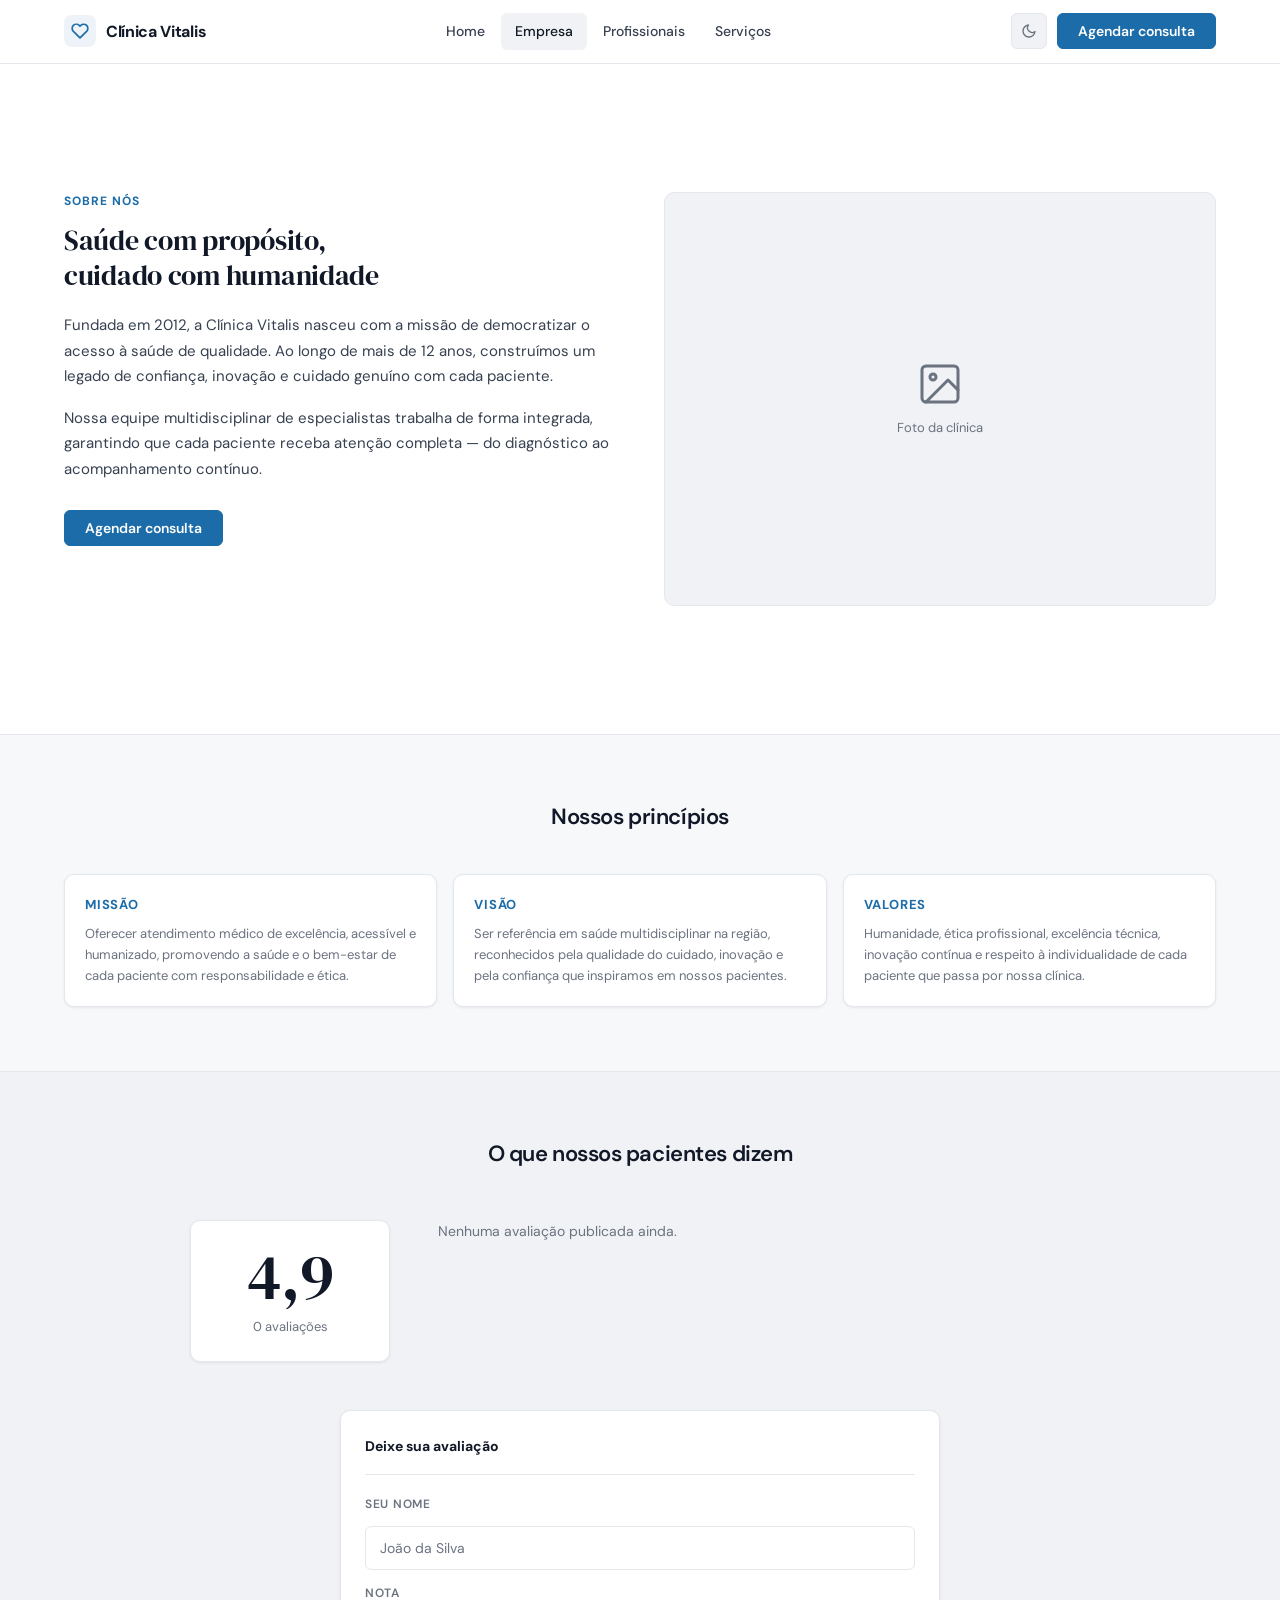
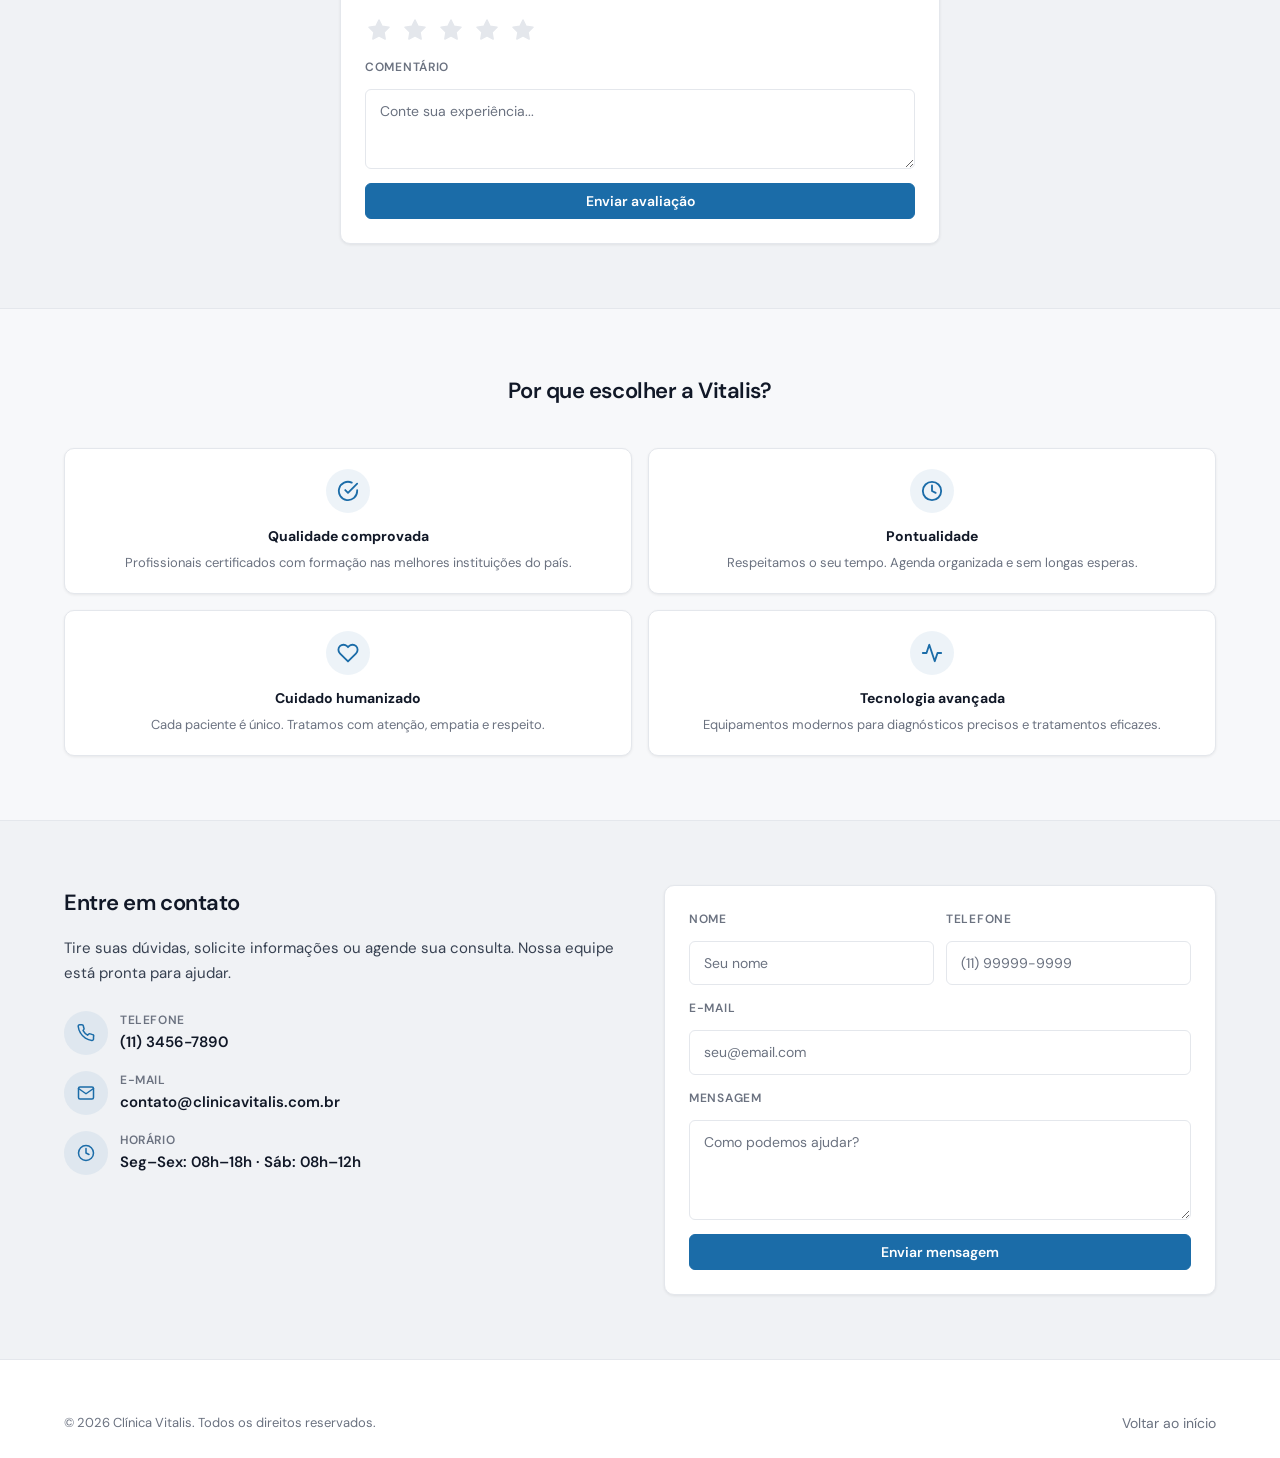
<file: paginas/sobre_clinica.html>
<!DOCTYPE html>
<html lang="pt-BR" data-theme="light">
<head>
  <meta charset="UTF-8">
  <meta name="viewport" content="width=device-width, initial-scale=1.0">
  <title>Sobre a Clínica — Clínica Vitalis</title>
  <link rel="stylesheet" href="../assets/css/vitalis.css">
</head>
<body>

<nav class="nav">
  <div class="nav-inner">
    <a href="../index.html" class="nav-logo">
      <span class="nav-logo-icon">
        <svg width="18" height="18" viewBox="0 0 24 24" fill="none" stroke="currentColor" stroke-width="2.2" stroke-linecap="round" stroke-linejoin="round"><path d="M20.84 4.61a5.5 5.5 0 0 0-7.78 0L12 5.67l-1.06-1.06a5.5 5.5 0 0 0-7.78 7.78l1.06 1.06L12 21.23l7.78-7.78 1.06-1.06a5.5 5.5 0 0 0 0-7.78z"/></svg>
      </span>
      Clínica Vitalis
    </a>
    <div class="nav-links">
      <a href="../index.html" class="nav-link">Home</a>
      <a href="sobre_clinica.html" class="nav-link active">Empresa</a>
      <a href="profissionais.html" class="nav-link">Profissionais</a>
      <a href="servicos_especialidades.html" class="nav-link">Serviços</a>
    </div>
    <div class="nav-actions">
      <button class="theme-toggle" id="theme-toggle" aria-label="Alternar tema">
        <svg id="icon-moon" width="16" height="16" viewBox="0 0 24 24" fill="none" stroke="currentColor" stroke-width="2" stroke-linecap="round" stroke-linejoin="round"><path d="M21 12.79A9 9 0 1 1 11.21 3 7 7 0 0 0 21 12.79z"/></svg>
        <svg id="icon-sun"  width="16" height="16" viewBox="0 0 24 24" fill="none" stroke="currentColor" stroke-width="2" stroke-linecap="round" stroke-linejoin="round" style="display:none"><circle cx="12" cy="12" r="5"/><line x1="12" y1="1" x2="12" y2="3"/><line x1="12" y1="21" x2="12" y2="23"/><line x1="4.22" y1="4.22" x2="5.64" y2="5.64"/><line x1="18.36" y1="18.36" x2="19.78" y2="19.78"/><line x1="1" y1="12" x2="3" y2="12"/><line x1="21" y1="12" x2="23" y2="12"/><line x1="4.22" y1="19.78" x2="5.64" y2="18.36"/><line x1="18.36" y1="5.64" x2="19.78" y2="4.22"/></svg>
      </button>
      <a href="agendamento.html" class="btn btn-primary">Agendar consulta</a>
    </div>
  </div>
</nav>

<!-- HERO SOBRE -->
<section style="background:var(--bg-surface);border-bottom:1px solid var(--border);padding:64px 0">
  <div class="container">
    <div class="about-hero-grid">
      <!-- Texto -->
      <div>
        <p style="font-size:12px;font-weight:700;text-transform:uppercase;letter-spacing:.08em;color:var(--accent);margin-bottom:12px">Sobre nós</p>
        <h1 class="page-title" style="margin-bottom:20px">Saúde com propósito,<br>cuidado com humanidade</h1>
        <p class="body-text" style="margin-bottom:16px">
          Fundada em 2012, a Clínica Vitalis nasceu com a missão de democratizar o acesso à saúde de qualidade.
          Ao longo de mais de 12 anos, construímos um legado de confiança, inovação e cuidado genuíno com cada paciente.
        </p>
        <p class="body-text">
          Nossa equipe multidisciplinar de especialistas trabalha de forma integrada, garantindo que cada paciente receba
          atenção completa — do diagnóstico ao acompanhamento contínuo.
        </p>
        <a href="agendamento.html" class="btn btn-primary" style="margin-top:28px">Agendar consulta</a>
      </div>
      <!-- Imagem placeholder -->
      <div class="about-img-placeholder">
        <svg width="48" height="48" viewBox="0 0 24 24" fill="none" stroke="currentColor" stroke-width="1.5" stroke-linecap="round" stroke-linejoin="round"><rect x="3" y="3" width="18" height="18" rx="2" ry="2"/><circle cx="8.5" cy="8.5" r="1.5"/><polyline points="21 15 16 10 5 21"/></svg>
        <span style="font-size:13px">Foto da clínica</span>
      </div>
    </div>
  </div>
</section>

<!-- MISSÃO / VISÃO / VALORES -->
<section style="padding:64px 0">
  <div class="container">
    <div class="text-center" style="margin-bottom:40px">
      <h2 class="section-title">Nossos princípios</h2>
    </div>
    <div class="mvv-grid">
      <div class="mvv-card">
        <div class="mvv-card-title">Missão</div>
        <div class="mvv-card-text">Oferecer atendimento médico de excelência, acessível e humanizado, promovendo a saúde e o bem-estar de cada paciente com responsabilidade e ética.</div>
      </div>
      <div class="mvv-card">
        <div class="mvv-card-title">Visão</div>
        <div class="mvv-card-text">Ser referência em saúde multidisciplinar na região, reconhecidos pela qualidade do cuidado, inovação e pela confiança que inspiramos em nossos pacientes.</div>
      </div>
      <div class="mvv-card">
        <div class="mvv-card-title">Valores</div>
        <div class="mvv-card-text">Humanidade, ética profissional, excelência técnica, inovação contínua e respeito à individualidade de cada paciente que passa por nossa clínica.</div>
      </div>
    </div>
  </div>
</section>

<!-- AVALIAÇÕES -->
<section style="padding:64px 0;background:var(--bg-subtle);border-top:1px solid var(--border);border-bottom:1px solid var(--border)">
  <div class="container">
    <div class="text-center" style="margin-bottom:48px">
      <h2 class="section-title">O que nossos pacientes dizem</h2>
    </div>

    <div style="display:grid;grid-template-columns:200px 1fr;gap:48px;align-items:start;max-width:900px;margin:0 auto">
      <!-- Nota geral -->
      <div class="card" style="text-align:center">
        <div class="rating-big" id="rating-avg">4,9</div>
        <div id="rating-stars" style="justify-content:center;margin:8px 0"></div>
        <div style="font-size:13px;color:var(--text-muted)" id="rating-total">0 avaliações</div>
      </div>

      <!-- Avaliações recentes -->
      <div class="flex flex-col gap-16" id="aval-list">
        <p style="font-size:14px;color:var(--text-muted)">Carregando avaliações...</p>
      </div>
    </div>

    <!-- Formulário de avaliação -->
    <div class="card" style="max-width:600px;margin:48px auto 0">
      <div class="card-header"><span class="card-title">Deixe sua avaliação</span></div>
      <form id="aval-form" class="form-grid" style="gap:14px">
        <div class="field">
          <label class="field-label" for="av-nome">Seu nome</label>
          <input class="field-input" type="text" id="av-nome" placeholder="João da Silva" required>
        </div>
        <div class="field">
          <label class="field-label">Nota</label>
          <div style="display:flex;gap:8px;align-items:center" id="star-picker">
            <!-- Estrelas preenchidas via JS -->
          </div>
          <input type="hidden" id="av-nota" value="0">
        </div>
        <div class="field">
          <label class="field-label" for="av-comentario">Comentário</label>
          <textarea class="field-textarea" id="av-comentario" placeholder="Conte sua experiência..." style="min-height:80px" required></textarea>
        </div>
        <div id="aval-msg" class="hidden" style="background:var(--green-tint);color:#065F46;padding:10px 14px;border-radius:var(--r-sm);font-size:13px"></div>
        <button type="submit" class="btn btn-primary">Enviar avaliação</button>
      </form>
    </div>
  </div>
</section>

<!-- 4 PILARES -->
<section style="padding:64px 0">
  <div class="container">
    <div class="text-center" style="margin-bottom:40px">
      <h2 class="section-title">Por que escolher a Vitalis?</h2>
    </div>
    <div class="pillars-grid">
      <div class="pillar-card">
        <div class="pillar-icon">
          <svg width="22" height="22" viewBox="0 0 24 24" fill="none" stroke="currentColor" stroke-width="2" stroke-linecap="round" stroke-linejoin="round"><path d="M22 11.08V12a10 10 0 1 1-5.93-9.14"/><polyline points="22 4 12 14.01 9 11.01"/></svg>
        </div>
        <div class="pillar-title">Qualidade comprovada</div>
        <div class="pillar-desc">Profissionais certificados com formação nas melhores instituições do país.</div>
      </div>
      <div class="pillar-card">
        <div class="pillar-icon">
          <svg width="22" height="22" viewBox="0 0 24 24" fill="none" stroke="currentColor" stroke-width="2" stroke-linecap="round" stroke-linejoin="round"><circle cx="12" cy="12" r="10"/><polyline points="12 6 12 12 16 14"/></svg>
        </div>
        <div class="pillar-title">Pontualidade</div>
        <div class="pillar-desc">Respeitamos o seu tempo. Agenda organizada e sem longas esperas.</div>
      </div>
      <div class="pillar-card">
        <div class="pillar-icon">
          <svg width="22" height="22" viewBox="0 0 24 24" fill="none" stroke="currentColor" stroke-width="2" stroke-linecap="round" stroke-linejoin="round"><path d="M20.84 4.61a5.5 5.5 0 0 0-7.78 0L12 5.67l-1.06-1.06a5.5 5.5 0 0 0-7.78 7.78l1.06 1.06L12 21.23l7.78-7.78 1.06-1.06a5.5 5.5 0 0 0 0-7.78z"/></svg>
        </div>
        <div class="pillar-title">Cuidado humanizado</div>
        <div class="pillar-desc">Cada paciente é único. Tratamos com atenção, empatia e respeito.</div>
      </div>
      <div class="pillar-card">
        <div class="pillar-icon">
          <svg width="22" height="22" viewBox="0 0 24 24" fill="none" stroke="currentColor" stroke-width="2" stroke-linecap="round" stroke-linejoin="round"><polyline points="22 12 18 12 15 21 9 3 6 12 2 12"/></svg>
        </div>
        <div class="pillar-title">Tecnologia avançada</div>
        <div class="pillar-desc">Equipamentos modernos para diagnósticos precisos e tratamentos eficazes.</div>
      </div>
    </div>
  </div>
</section>

<!-- CONTATO -->
<section style="padding:64px 0;background:var(--bg-subtle);border-top:1px solid var(--border)">
  <div class="container">
    <div style="display:grid;grid-template-columns:1fr 1fr;gap:48px;align-items:start">
      <div>
        <h2 class="section-title" style="margin-bottom:16px">Entre em contato</h2>
        <p class="body-text" style="margin-bottom:24px">Tire suas dúvidas, solicite informações ou agende sua consulta. Nossa equipe está pronta para ajudar.</p>
        <div class="flex flex-col gap-16">
          <div class="flex items-center gap-12">
            <div class="pillar-icon" style="margin:0;flex-shrink:0">
              <svg width="18" height="18" viewBox="0 0 24 24" fill="none" stroke="currentColor" stroke-width="2" stroke-linecap="round" stroke-linejoin="round"><path d="M22 16.92v3a2 2 0 0 1-2.18 2 19.79 19.79 0 0 1-8.63-3.07A19.5 19.5 0 0 1 4.69 12a19.79 19.79 0 0 1-3.07-8.67A2 2 0 0 1 3.56 1h3a2 2 0 0 1 2 1.72c.127.96.361 1.903.7 2.81a2 2 0 0 1-.45 2.11L8.09 8.91a16 16 0 0 0 5.99 5.99l1.27-1.27a2 2 0 0 1 2.11-.45c.907.339 1.85.573 2.81.7A2 2 0 0 1 22 16.92z"/></svg>
            </div>
            <div>
              <div style="font-size:12px;font-weight:600;text-transform:uppercase;letter-spacing:.05em;color:var(--text-muted)">Telefone</div>
              <div style="font-size:15px;font-weight:600;color:var(--text-primary)">(11) 3456-7890</div>
            </div>
          </div>
          <div class="flex items-center gap-12">
            <div class="pillar-icon" style="margin:0;flex-shrink:0">
              <svg width="18" height="18" viewBox="0 0 24 24" fill="none" stroke="currentColor" stroke-width="2" stroke-linecap="round" stroke-linejoin="round"><path d="M4 4h16c1.1 0 2 .9 2 2v12c0 1.1-.9 2-2 2H4c-1.1 0-2-.9-2-2V6c0-1.1.9-2 2-2z"/><polyline points="22,6 12,13 2,6"/></svg>
            </div>
            <div>
              <div style="font-size:12px;font-weight:600;text-transform:uppercase;letter-spacing:.05em;color:var(--text-muted)">E-mail</div>
              <div style="font-size:15px;font-weight:600;color:var(--text-primary)">contato@clinicavitalis.com.br</div>
            </div>
          </div>
          <div class="flex items-center gap-12">
            <div class="pillar-icon" style="margin:0;flex-shrink:0">
              <svg width="18" height="18" viewBox="0 0 24 24" fill="none" stroke="currentColor" stroke-width="2" stroke-linecap="round" stroke-linejoin="round"><circle cx="12" cy="12" r="10"/><polyline points="12 6 12 12 16 14"/></svg>
            </div>
            <div>
              <div style="font-size:12px;font-weight:600;text-transform:uppercase;letter-spacing:.05em;color:var(--text-muted)">Horário</div>
              <div style="font-size:15px;font-weight:600;color:var(--text-primary)">Seg–Sex: 08h–18h · Sáb: 08h–12h</div>
            </div>
          </div>
        </div>
      </div>

      <!-- Formulário de contato -->
      <div class="card">
        <form id="contato-form" class="form-grid" style="gap:14px">
          <div class="form-grid form-grid-2" style="gap:12px">
            <div class="field"><label class="field-label" for="ct-nome">Nome</label><input class="field-input" type="text" id="ct-nome" placeholder="Seu nome" required></div>
            <div class="field"><label class="field-label" for="ct-tel">Telefone</label><input class="field-input" type="tel" id="ct-tel" placeholder="(11) 99999-9999"></div>
          </div>
          <div class="field"><label class="field-label" for="ct-email">E-mail</label><input class="field-input" type="email" id="ct-email" placeholder="seu@email.com" required></div>
          <div class="field"><label class="field-label" for="ct-msg">Mensagem</label><textarea class="field-textarea" id="ct-msg" placeholder="Como podemos ajudar?" required></textarea></div>
          <div id="ct-feedback" class="hidden"></div>
          <button type="submit" class="btn btn-primary btn-full" id="ct-btn">Enviar mensagem</button>
        </form>
      </div>
    </div>
  </div>
</section>

<footer class="footer">
  <div class="container">
    <div class="footer-bottom" style="border-top:none;padding-top:0">
      <span>&copy; 2026 Clínica Vitalis. Todos os direitos reservados.</span>
      <a href="../index.html" style="color:var(--text-muted);font-size:14px">Voltar ao início</a>
    </div>
  </div>
</footer>

<script src="../vitalis-db.js"></script>
<script>
(function () {
  /* Theme */
  const html  = document.documentElement;
  const saved = localStorage.getItem('vt_theme') || 'light';
  html.setAttribute('data-theme', saved);
  syncIcons(saved);
  document.getElementById('theme-toggle').addEventListener('click', function () {
    const next = html.getAttribute('data-theme') === 'dark' ? 'light' : 'dark';
    html.setAttribute('data-theme', next); localStorage.setItem('vt_theme', next); syncIcons(next);
  });
  function syncIcons(t) {
    document.getElementById('icon-moon').style.display = t === 'dark' ? 'none' : 'block';
    document.getElementById('icon-sun').style.display  = t === 'dark' ? 'block' : 'none';
  }

  /* ---- Star picker ---- */
  let nota = 0;
  const picker = document.getElementById('star-picker');
  for (let i = 1; i <= 5; i++) {
    const btn = document.createElement('button');
    btn.type = 'button';
    btn.style.cssText = 'background:none;border:none;cursor:pointer;padding:2px;color:var(--border);font-size:24px';
    btn.innerHTML = '<svg width="24" height="24" viewBox="0 0 24 24" fill="currentColor" stroke="currentColor" stroke-width="1.5" stroke-linecap="round" stroke-linejoin="round"><polygon points="12 2 15.09 8.26 22 9.27 17 14.14 18.18 21.02 12 17.77 5.82 21.02 7 14.14 2 9.27 8.91 8.26 12 2"/></svg>';
    btn.dataset.val = i;
    btn.addEventListener('click', function () {
      nota = Number(this.dataset.val);
      document.getElementById('av-nota').value = nota;
      picker.querySelectorAll('button').forEach(function (b) {
        b.style.color = Number(b.dataset.val) <= nota ? 'var(--amber)' : 'var(--border)';
      });
    });
    picker.appendChild(btn);
  }

  /* ---- Carregar avaliações (Supabase + localStorage) ---- */
  async function loadAvaliacoes() {
    let items = [];
    if (window.VITALIS_DB) {
      try {
        const rows = await window.VITALIS_DB.select('avaliacoes', 'select=*&aprovada=eq.true&order=criado_em.desc&limit=6');
        if (Array.isArray(rows)) items = rows;
      } catch (e) {}
    }
    /* Fallback localStorage */
    if (!items.length) {
      items = JSON.parse(localStorage.getItem('vitalis_avaliacoes') || '[]').filter(function (a) { return a.aprovada; });
    }

    const list  = document.getElementById('aval-list');
    const avgEl = document.getElementById('rating-avg');
    const totEl = document.getElementById('rating-total');
    const starsEl = document.getElementById('rating-stars');

    if (!items.length) {
      list.innerHTML = '<p style="font-size:14px;color:var(--text-muted)">Nenhuma avaliação publicada ainda.</p>';
      return;
    }

    const avg = (items.reduce(function (s,a) { return s + Number(a.nota); }, 0) / items.length).toFixed(1);
    avgEl.textContent = avg.replace('.', ',');
    totEl.textContent = items.length + ' avaliações';

    starsEl.innerHTML = '';
    starsEl.className = 'stars-row';
    starsEl.style.justifyContent = 'center';
    for (let i = 1; i <= 5; i++) {
      const s = document.createElementNS('http://www.w3.org/2000/svg', 'svg');
      s.setAttribute('width', '16'); s.setAttribute('height', '16'); s.setAttribute('viewBox', '0 0 24 24');
      s.setAttribute('fill', i <= Math.round(avg) ? 'currentColor' : 'none');
      s.setAttribute('stroke', 'currentColor'); s.setAttribute('stroke-width', '2');
      const poly = document.createElementNS('http://www.w3.org/2000/svg', 'polygon');
      poly.setAttribute('points', '12 2 15.09 8.26 22 9.27 17 14.14 18.18 21.02 12 17.77 5.82 21.02 7 14.14 2 9.27 8.91 8.26 12 2');
      s.appendChild(poly);
      starsEl.appendChild(s);
    }

    list.innerHTML = items.map(function (a) {
      const stars = Array.from({length:5}, function (_,i) {
        return '<svg width="13" height="13" viewBox="0 0 24 24" fill="' + (i < a.nota ? 'currentColor' : 'none') + '" stroke="currentColor" stroke-width="2" stroke-linecap="round" stroke-linejoin="round"><polygon points="12 2 15.09 8.26 22 9.27 17 14.14 18.18 21.02 12 17.77 5.82 21.02 7 14.14 2 9.27 8.91 8.26 12 2"/></svg>';
      }).join('');
      return '<div class="card card-sm">' +
        '<div class="flex items-center justify-between" style="margin-bottom:8px">' +
          '<span style="font-weight:700;font-size:14px">' + esc(a.nome) + '</span>' +
          '<span class="stars-row">' + stars + '</span>' +
        '</div>' +
        '<p style="font-size:13px;color:var(--text-secondary);line-height:1.6">' + esc(a.comentario) + '</p>' +
      '</div>';
    }).join('');
  }

  loadAvaliacoes();

  /* ---- Form avaliação ---- */
  document.getElementById('aval-form').addEventListener('submit', async function (e) {
    e.preventDefault();
    const nome = document.getElementById('av-nome').value.trim();
    const com  = document.getElementById('av-comentario').value.trim();
    const n    = Number(document.getElementById('av-nota').value);
    const msg  = document.getElementById('aval-msg');

    if (!nome || !com) { showFeedback(msg, 'Preencha todos os campos.', 'error'); return; }
    if (n < 1)         { showFeedback(msg, 'Selecione uma nota.', 'error'); return; }

    const payload = { nome: nome, nota: n, comentario: com, aprovada: false, criado_em: new Date().toISOString() };

    /* Salva no Supabase */
    let ok = false;
    if (window.VITALIS_DB) { try { ok = await window.VITALIS_DB.insert('avaliacoes', payload); } catch (e) {} }

    /* Fallback localStorage */
    if (!ok) {
      const ls = JSON.parse(localStorage.getItem('vitalis_avaliacoes') || '[]');
      ls.push(payload);
      localStorage.setItem('vitalis_avaliacoes', JSON.stringify(ls));
    }

    showFeedback(msg, 'Avaliação enviada! Será publicada após aprovação.', 'success');
    document.getElementById('aval-form').reset();
    nota = 0; document.getElementById('av-nota').value = 0;
    picker.querySelectorAll('button').forEach(function (b) { b.style.color = 'var(--border)'; });
  });

  /* ---- Form contato ---- */
  document.getElementById('contato-form').addEventListener('submit', async function (e) {
    e.preventDefault();
    const btn  = document.getElementById('ct-btn');
    const feed = document.getElementById('ct-feedback');
    btn.disabled = true; btn.textContent = 'Enviando...';

    const payload = {
      nome:     document.getElementById('ct-nome').value.trim(),
      email:    document.getElementById('ct-email').value.trim(),
      telefone: document.getElementById('ct-tel').value.trim(),
      mensagem: document.getElementById('ct-msg').value.trim(),
      lido:     false,
    };

    let ok = false;
    if (window.VITALIS_DB) { try { ok = await window.VITALIS_DB.insert('contatos', payload); } catch (e) {} }
    if (!ok) {
      const ls = JSON.parse(localStorage.getItem('vitalis_contatos') || '[]');
      ls.push(payload);
      localStorage.setItem('vitalis_contatos', JSON.stringify(ls));
    }

    showFeedback(feed, 'Mensagem enviada! Retornaremos em breve.', 'success');
    document.getElementById('contato-form').reset();
    btn.disabled = false; btn.textContent = 'Enviar mensagem';
  });

  function showFeedback(el, text, type) {
    el.textContent = text;
    el.style.cssText = 'padding:10px 14px;border-radius:var(--r-sm);font-size:13px;';
    if (type === 'success') {
      el.style.background = 'var(--green-tint)'; el.style.color = '#065F46';
    } else {
      el.style.background = 'var(--red-tint)'; el.style.color = '#991B1B';
    }
    el.classList.remove('hidden');
    setTimeout(function () { el.classList.add('hidden'); }, 5000);
  }

  function esc(s) {
    return String(s || '').replace(/&/g,'&amp;').replace(/</g,'&lt;').replace(/>/g,'&gt;').replace(/"/g,'&quot;');
  }
})();
</script>
</body>
</html>
</file>
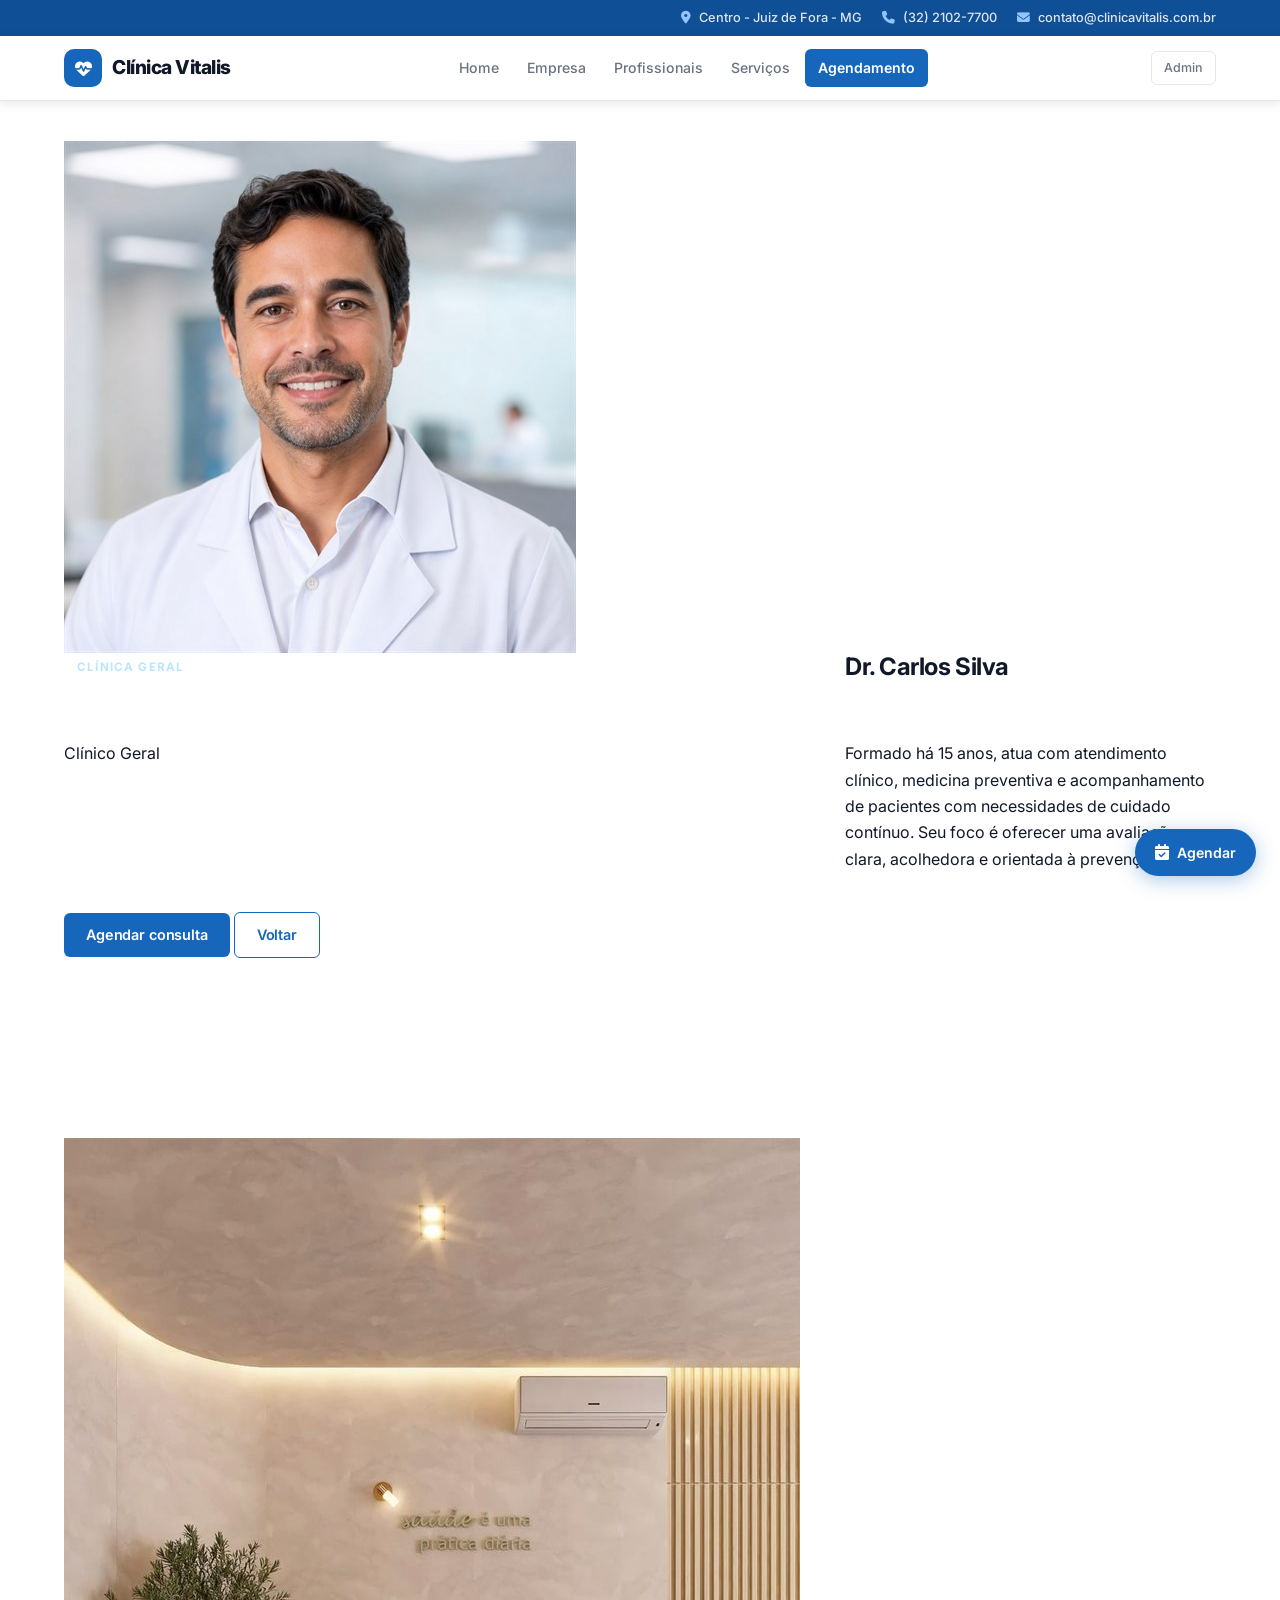
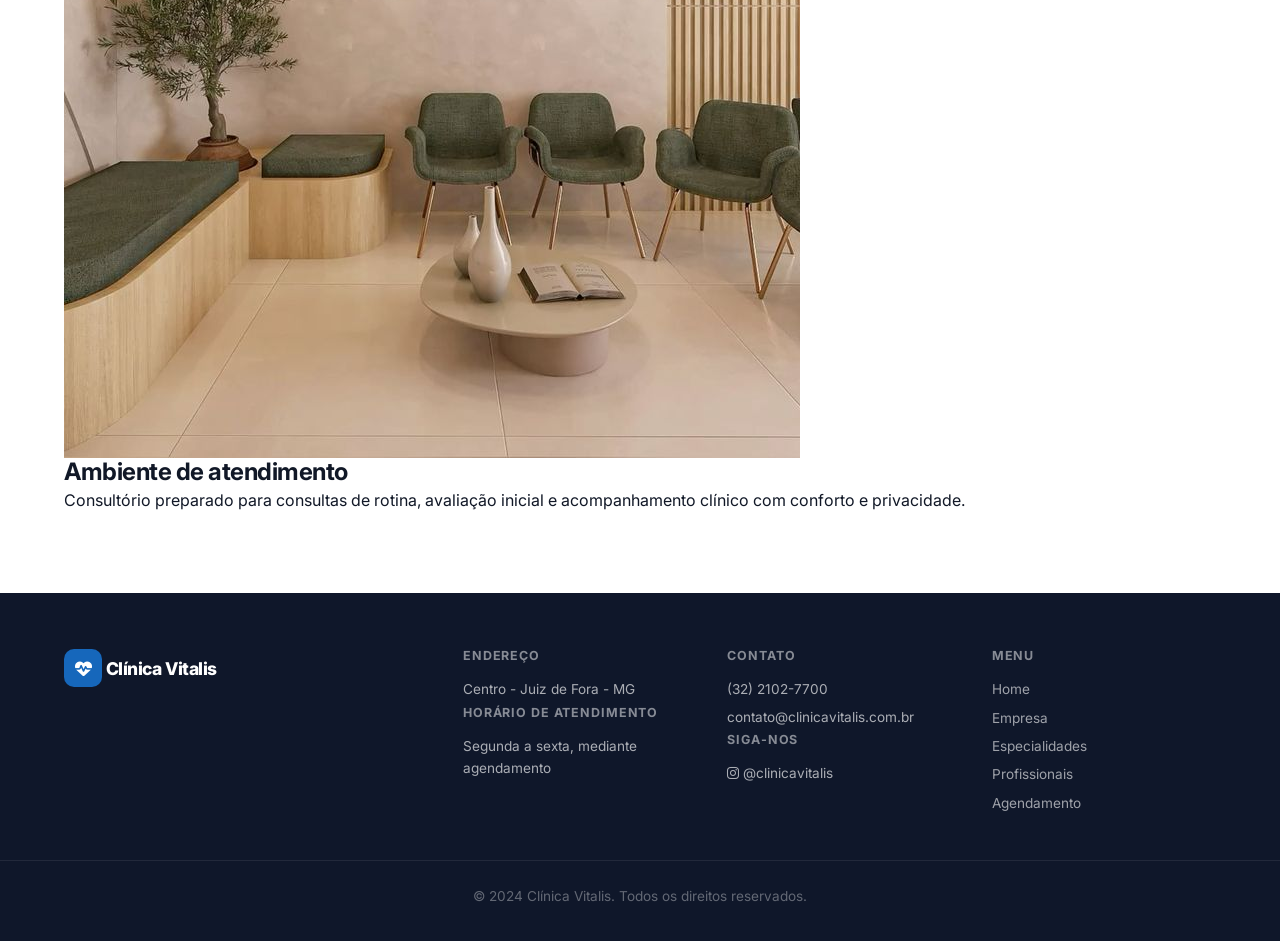
<file: paginas/profissionais/dr-carlos-silva.html>
<!DOCTYPE html>
<html lang="pt-BR">
<head>
    <meta charset="UTF-8">
    <meta name="viewport" content="width=device-width, initial-scale=1.0">
    <title>Dr. Carlos Silva - Clínica Vitalis</title>
    <link rel="icon" href="../../assets/favicon.svg" type="image/svg+xml">
    <link rel="preconnect" href="https://fonts.googleapis.com">
    <link rel="preconnect" href="https://fonts.gstatic.com" crossorigin>
    <link href="https://fonts.googleapis.com/css2?family=Inter:wght@400;500;600;700;800&display=swap" rel="stylesheet">
    <link rel="stylesheet" href="https://cdnjs.cloudflare.com/ajax/libs/font-awesome/6.4.0/css/all.min.css">
    <link rel="stylesheet" href="../../style.css">
</head>
<body>
    <nav class="navbar">
        <div class="container">
            <a href="../../index.html" class="logo" aria-label="Clínica Vitalis - página inicial">
                <span class="logo-mark"><i class="fa-solid fa-heart-pulse" aria-hidden="true"></i></span>
                <span>Clínica Vitalis</span>
            </a>
            <ul class="nav-menu">
                <li><a href="../../index.html" class="nav-link">Home</a></li>
                <li><a href="../sobre_clinica.html" class="nav-link">Sobre</a></li>
                <li><a href="../profissionais.html" class="nav-link">Profissionais</a></li>
                <li><a href="../servicos_especialidades.html" class="nav-link">Serviços</a></li>
                <li><a href="../agendamento.html" class="nav-link nav-link-cta">Agendamento</a></li>
            </ul>
            <button class="hamburger" type="button" aria-label="Abrir menu" aria-expanded="false">
                <span></span><span></span><span></span>
            </button>
        </div>
    </nav>

    <main class="professional-profile">
        <section class="profile-hero">
            <div class="container profile-layout">
                <div class="profile-photo-card">
                    <img src="../../assets/profissionais/carlos-silva.jpg" alt="Dr. Carlos Silva">
                </div>
                <div class="profile-content">
                    <p class="section-eyebrow">Clínica Geral</p>
                    <h1>Dr. Carlos Silva</h1>
                    <p class="profile-specialty">Clínico Geral</p>
                    <p>Formado há 15 anos, atua com atendimento clínico, medicina preventiva e acompanhamento de pacientes com necessidades de cuidado contínuo. Seu foco é oferecer uma avaliação clara, acolhedora e orientada à prevenção.</p>
                    <div class="profile-actions">
                        <a href="../agendamento.html?servico=clinica-geral&profissional=carlos-silva" class="btn btn-primary">Agendar consulta</a>
                        <a href="../profissionais.html" class="btn btn-outline">Voltar</a>
                    </div>
                </div>
            </div>
        </section>
        <section class="profile-environment">
            <div class="container environment-card">
                <img src="../../img/clinica_saude.jpg" alt="Ambiente de consultório médico da Clínica Vitalis">
                <div>
                    <h2>Ambiente de atendimento</h2>
                    <p>Consultório preparado para consultas de rotina, avaliação inicial e acompanhamento clínico com conforto e privacidade.</p>
                </div>
            </div>
        </section>
    </main>

    <footer>
        <div class="container">
            <p>&copy; 2024 Clínica Vitalis. Todos os direitos reservados.</p>
            <p>Desenvolvido com HTML, CSS e JavaScript</p>
        </div>
    </footer>
    <script src="../../script.js"></script>
</body>
</html>
</file>
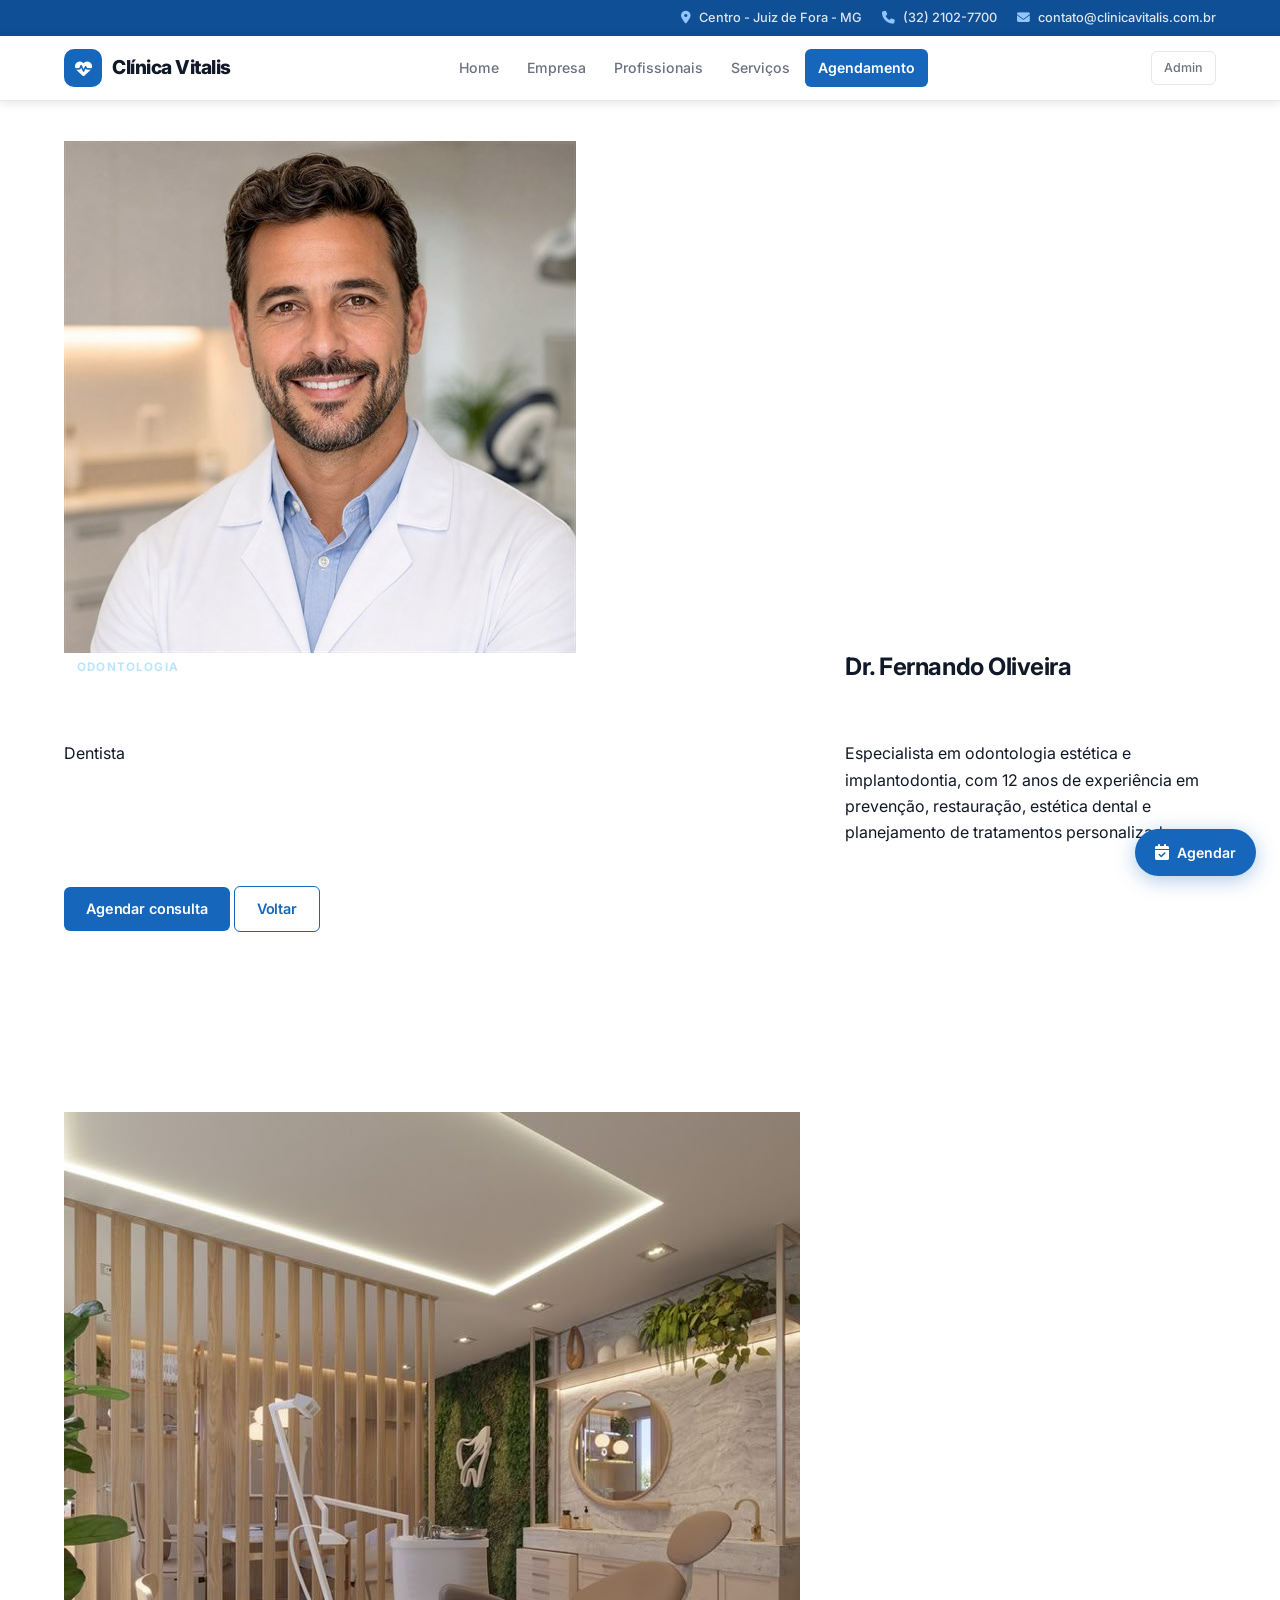
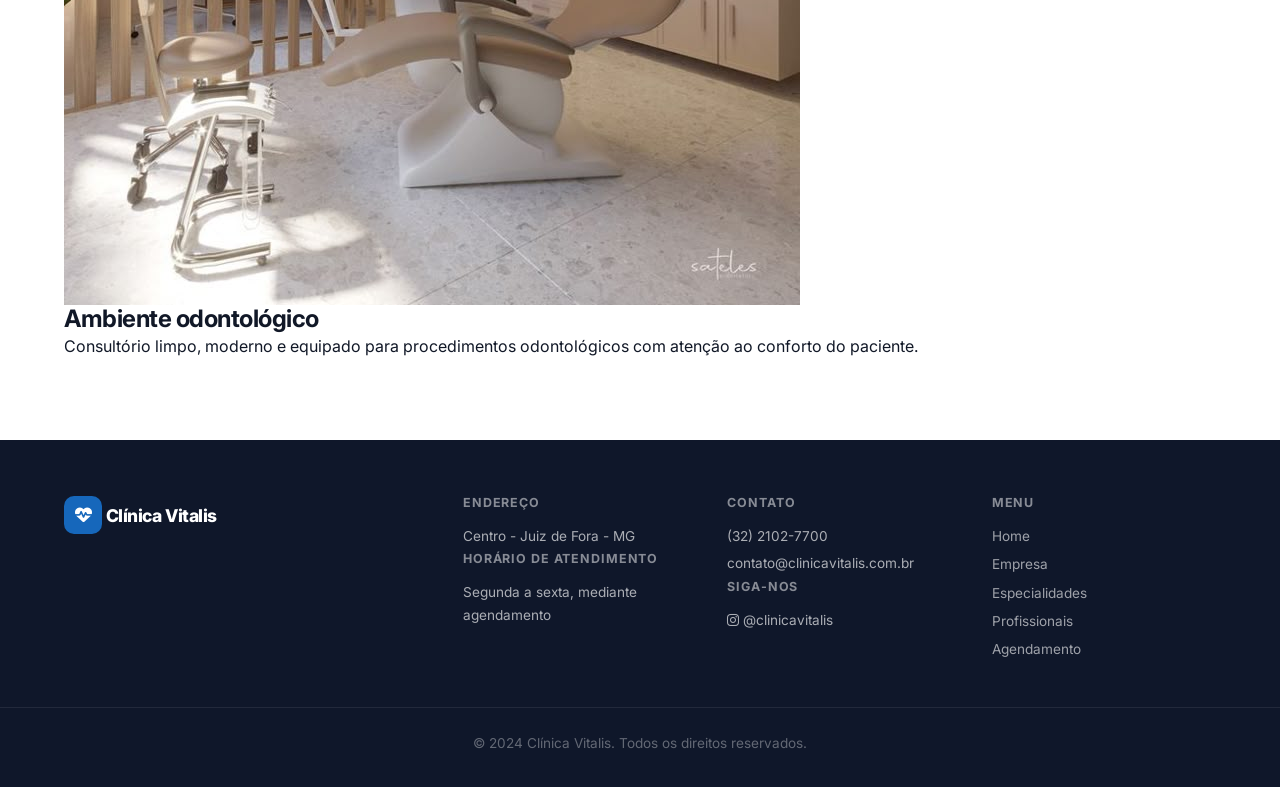
<file: paginas/profissionais/dr-fernando-oliveira.html>
<!DOCTYPE html>
<html lang="pt-BR">
<head>
    <meta charset="UTF-8">
    <meta name="viewport" content="width=device-width, initial-scale=1.0">
    <title>Dr. Fernando Oliveira - Clínica Vitalis</title>
    <link rel="icon" href="../../assets/favicon.svg" type="image/svg+xml">
    <link rel="preconnect" href="https://fonts.googleapis.com">
    <link rel="preconnect" href="https://fonts.gstatic.com" crossorigin>
    <link href="https://fonts.googleapis.com/css2?family=Inter:wght@400;500;600;700;800&display=swap" rel="stylesheet">
    <link rel="stylesheet" href="https://cdnjs.cloudflare.com/ajax/libs/font-awesome/6.4.0/css/all.min.css">
    <link rel="stylesheet" href="../../style.css">
</head>
<body>
    <nav class="navbar">
        <div class="container">
            <a href="../../index.html" class="logo" aria-label="Clínica Vitalis - página inicial">
                <span class="logo-mark"><i class="fa-solid fa-heart-pulse" aria-hidden="true"></i></span>
                <span>Clínica Vitalis</span>
            </a>
            <ul class="nav-menu">
                <li><a href="../../index.html" class="nav-link">Home</a></li>
                <li><a href="../sobre_clinica.html" class="nav-link">Sobre</a></li>
                <li><a href="../profissionais.html" class="nav-link">Profissionais</a></li>
                <li><a href="../servicos_especialidades.html" class="nav-link">Serviços</a></li>
                <li><a href="../agendamento.html" class="nav-link nav-link-cta">Agendamento</a></li>
            </ul>
            <button class="hamburger" type="button" aria-label="Abrir menu" aria-expanded="false">
                <span></span><span></span><span></span>
            </button>
        </div>
    </nav>

    <main class="professional-profile">
        <section class="profile-hero">
            <div class="container profile-layout">
                <div class="profile-photo-card">
                    <img src="../../assets/profissionais/fernando-oliveira.jpg" alt="Dr. Fernando Oliveira">
                </div>
                <div class="profile-content">
                    <p class="section-eyebrow">Odontologia</p>
                    <h1>Dr. Fernando Oliveira</h1>
                    <p class="profile-specialty">Dentista</p>
                    <p>Especialista em odontologia estética e implantodontia, com 12 anos de experiência em prevenção, restauração, estética dental e planejamento de tratamentos personalizados.</p>
                    <div class="profile-actions">
                        <a href="../agendamento.html?servico=odontologia&profissional=fernando-oliveira" class="btn btn-primary">Agendar consulta</a>
                        <a href="../profissionais.html" class="btn btn-outline">Voltar</a>
                    </div>
                </div>
            </div>
        </section>
        <section class="profile-environment">
            <div class="container environment-card">
                <img src="../../img/clinica_dent.jpg" alt="Consultório odontológico moderno da Clínica Vitalis">
                <div>
                    <h2>Ambiente odontológico</h2>
                    <p>Consultório limpo, moderno e equipado para procedimentos odontológicos com atenção ao conforto do paciente.</p>
                </div>
            </div>
        </section>
    </main>

    <footer>
        <div class="container">
            <p>&copy; 2024 Clínica Vitalis. Todos os direitos reservados.</p>
            <p>Desenvolvido com HTML, CSS e JavaScript</p>
        </div>
    </footer>
    <script src="../../script.js"></script>
</body>
</html>
</file>
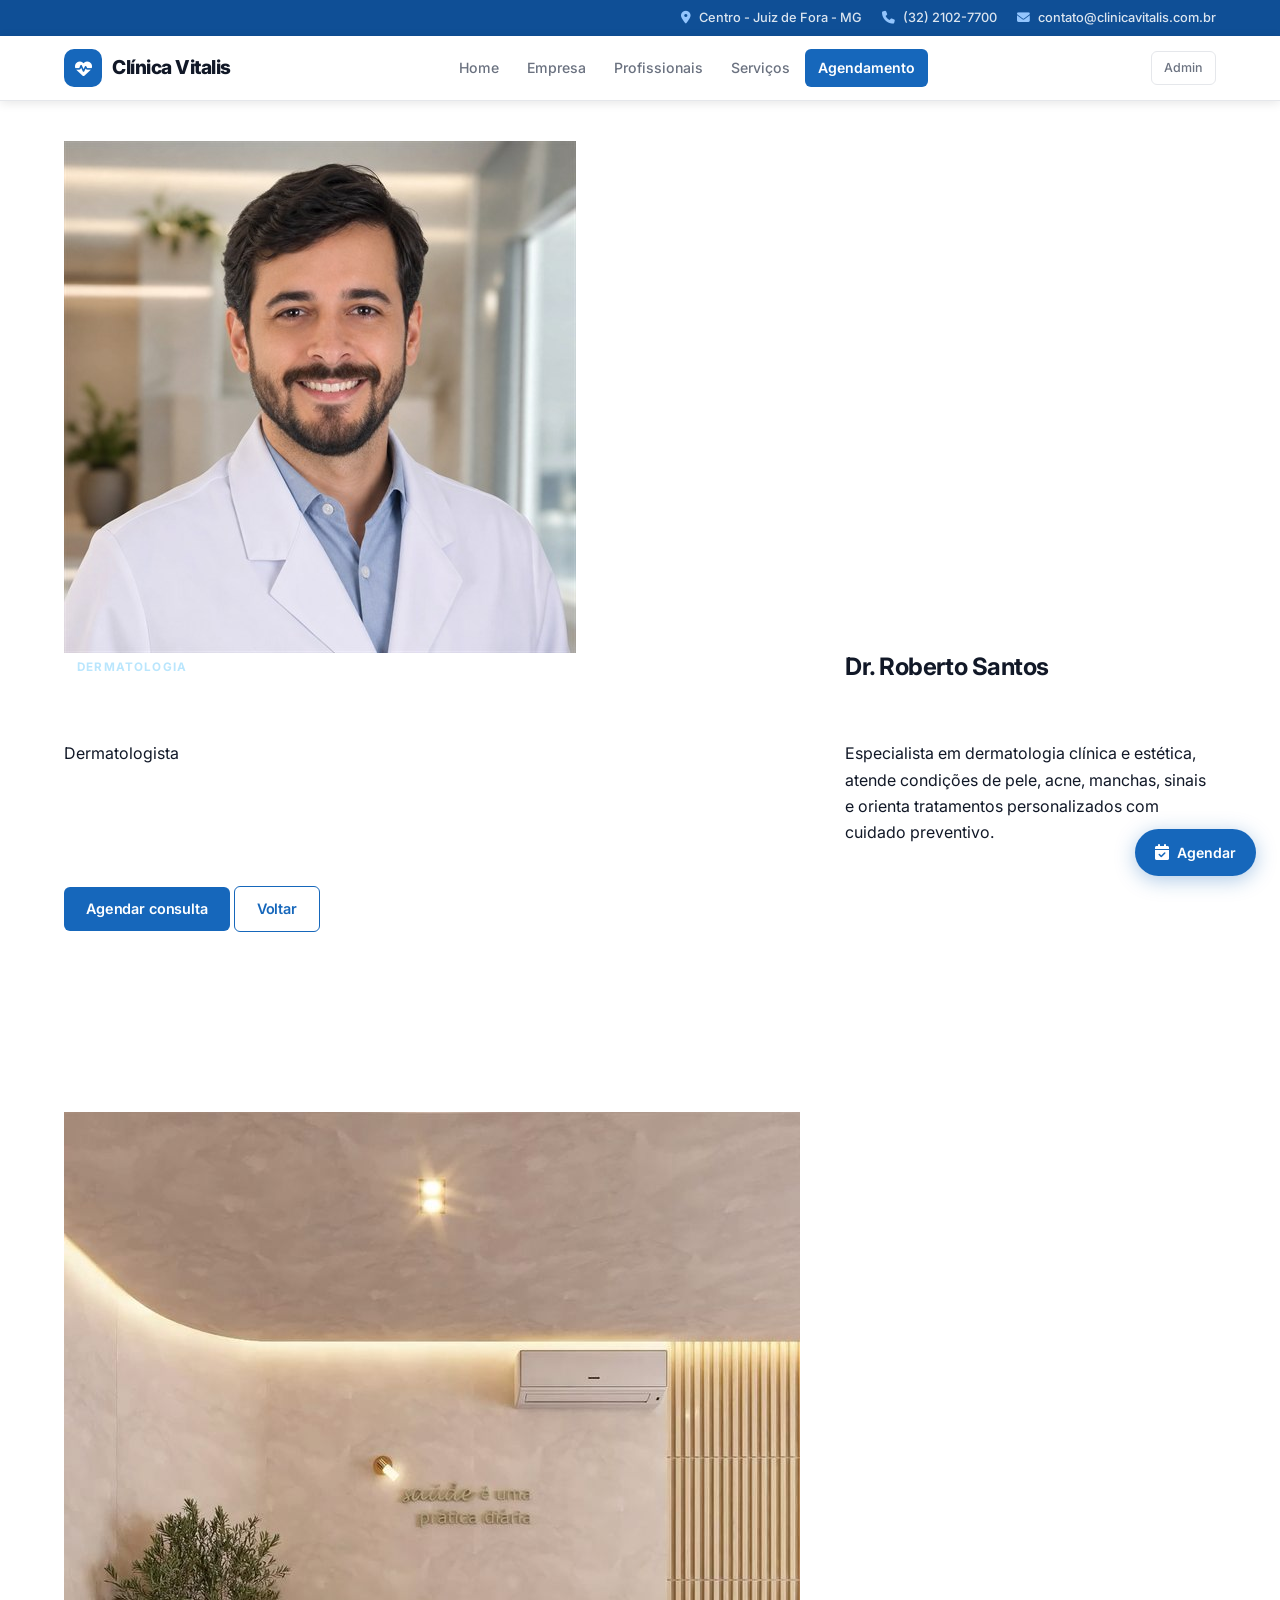
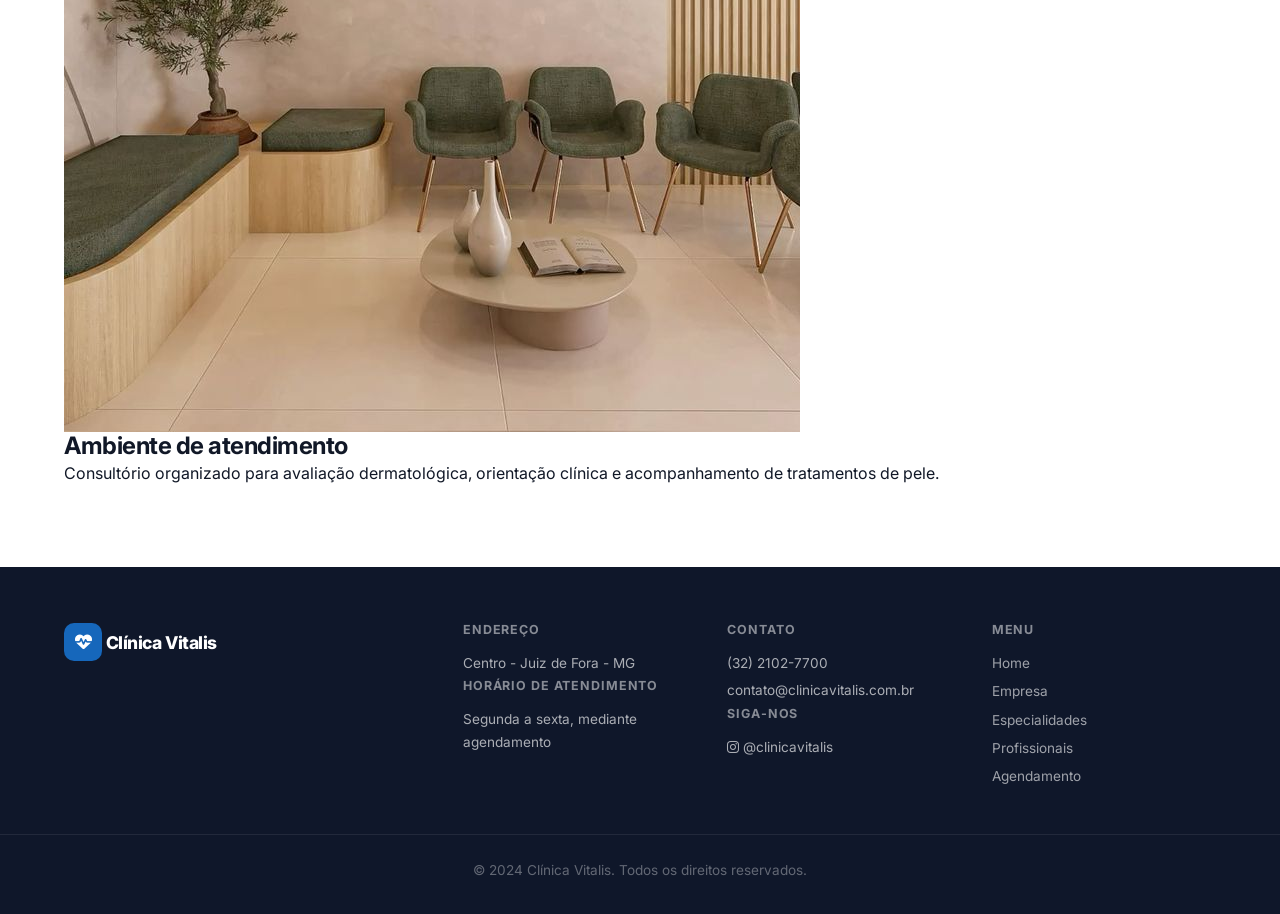
<file: paginas/profissionais/dr-roberto-santos.html>
<!DOCTYPE html>
<html lang="pt-BR">
<head>
    <meta charset="UTF-8">
    <meta name="viewport" content="width=device-width, initial-scale=1.0">
    <title>Dr. Roberto Santos - Clínica Vitalis</title>
    <link rel="icon" href="../../assets/favicon.svg" type="image/svg+xml">
    <link rel="preconnect" href="https://fonts.googleapis.com">
    <link rel="preconnect" href="https://fonts.gstatic.com" crossorigin>
    <link href="https://fonts.googleapis.com/css2?family=Inter:wght@400;500;600;700;800&display=swap" rel="stylesheet">
    <link rel="stylesheet" href="https://cdnjs.cloudflare.com/ajax/libs/font-awesome/6.4.0/css/all.min.css">
    <link rel="stylesheet" href="../../style.css">
</head>
<body>
    <nav class="navbar">
        <div class="container">
            <a href="../../index.html" class="logo" aria-label="Clínica Vitalis - página inicial">
                <span class="logo-mark"><i class="fa-solid fa-heart-pulse" aria-hidden="true"></i></span>
                <span>Clínica Vitalis</span>
            </a>
            <ul class="nav-menu">
                <li><a href="../../index.html" class="nav-link">Home</a></li>
                <li><a href="../sobre_clinica.html" class="nav-link">Sobre</a></li>
                <li><a href="../profissionais.html" class="nav-link">Profissionais</a></li>
                <li><a href="../servicos_especialidades.html" class="nav-link">Serviços</a></li>
                <li><a href="../agendamento.html" class="nav-link nav-link-cta">Agendamento</a></li>
            </ul>
            <button class="hamburger" type="button" aria-label="Abrir menu" aria-expanded="false">
                <span></span><span></span><span></span>
            </button>
        </div>
    </nav>

    <main class="professional-profile">
        <section class="profile-hero">
            <div class="container profile-layout">
                <div class="profile-photo-card">
                    <img src="../../assets/profissionais/roberto-santos.jpg" alt="Dr. Roberto Santos">
                </div>
                <div class="profile-content">
                    <p class="section-eyebrow">Dermatologia</p>
                    <h1>Dr. Roberto Santos</h1>
                    <p class="profile-specialty">Dermatologista</p>
                    <p>Especialista em dermatologia clínica e estética, atende condições de pele, acne, manchas, sinais e orienta tratamentos personalizados com cuidado preventivo.</p>
                    <div class="profile-actions">
                        <a href="../agendamento.html?servico=dermatologia&profissional=roberto-santos" class="btn btn-primary">Agendar consulta</a>
                        <a href="../profissionais.html" class="btn btn-outline">Voltar</a>
                    </div>
                </div>
            </div>
        </section>
        <section class="profile-environment">
            <div class="container environment-card">
                <img src="../../img/clinica_saude.jpg" alt="Ambiente clínico moderno da Clínica Vitalis">
                <div>
                    <h2>Ambiente de atendimento</h2>
                    <p>Consultório organizado para avaliação dermatológica, orientação clínica e acompanhamento de tratamentos de pele.</p>
                </div>
            </div>
        </section>
    </main>

    <footer>
        <div class="container">
            <p>&copy; 2024 Clínica Vitalis. Todos os direitos reservados.</p>
            <p>Desenvolvido com HTML, CSS e JavaScript</p>
        </div>
    </footer>
    <script src="../../script.js"></script>
</body>
</html>
</file>
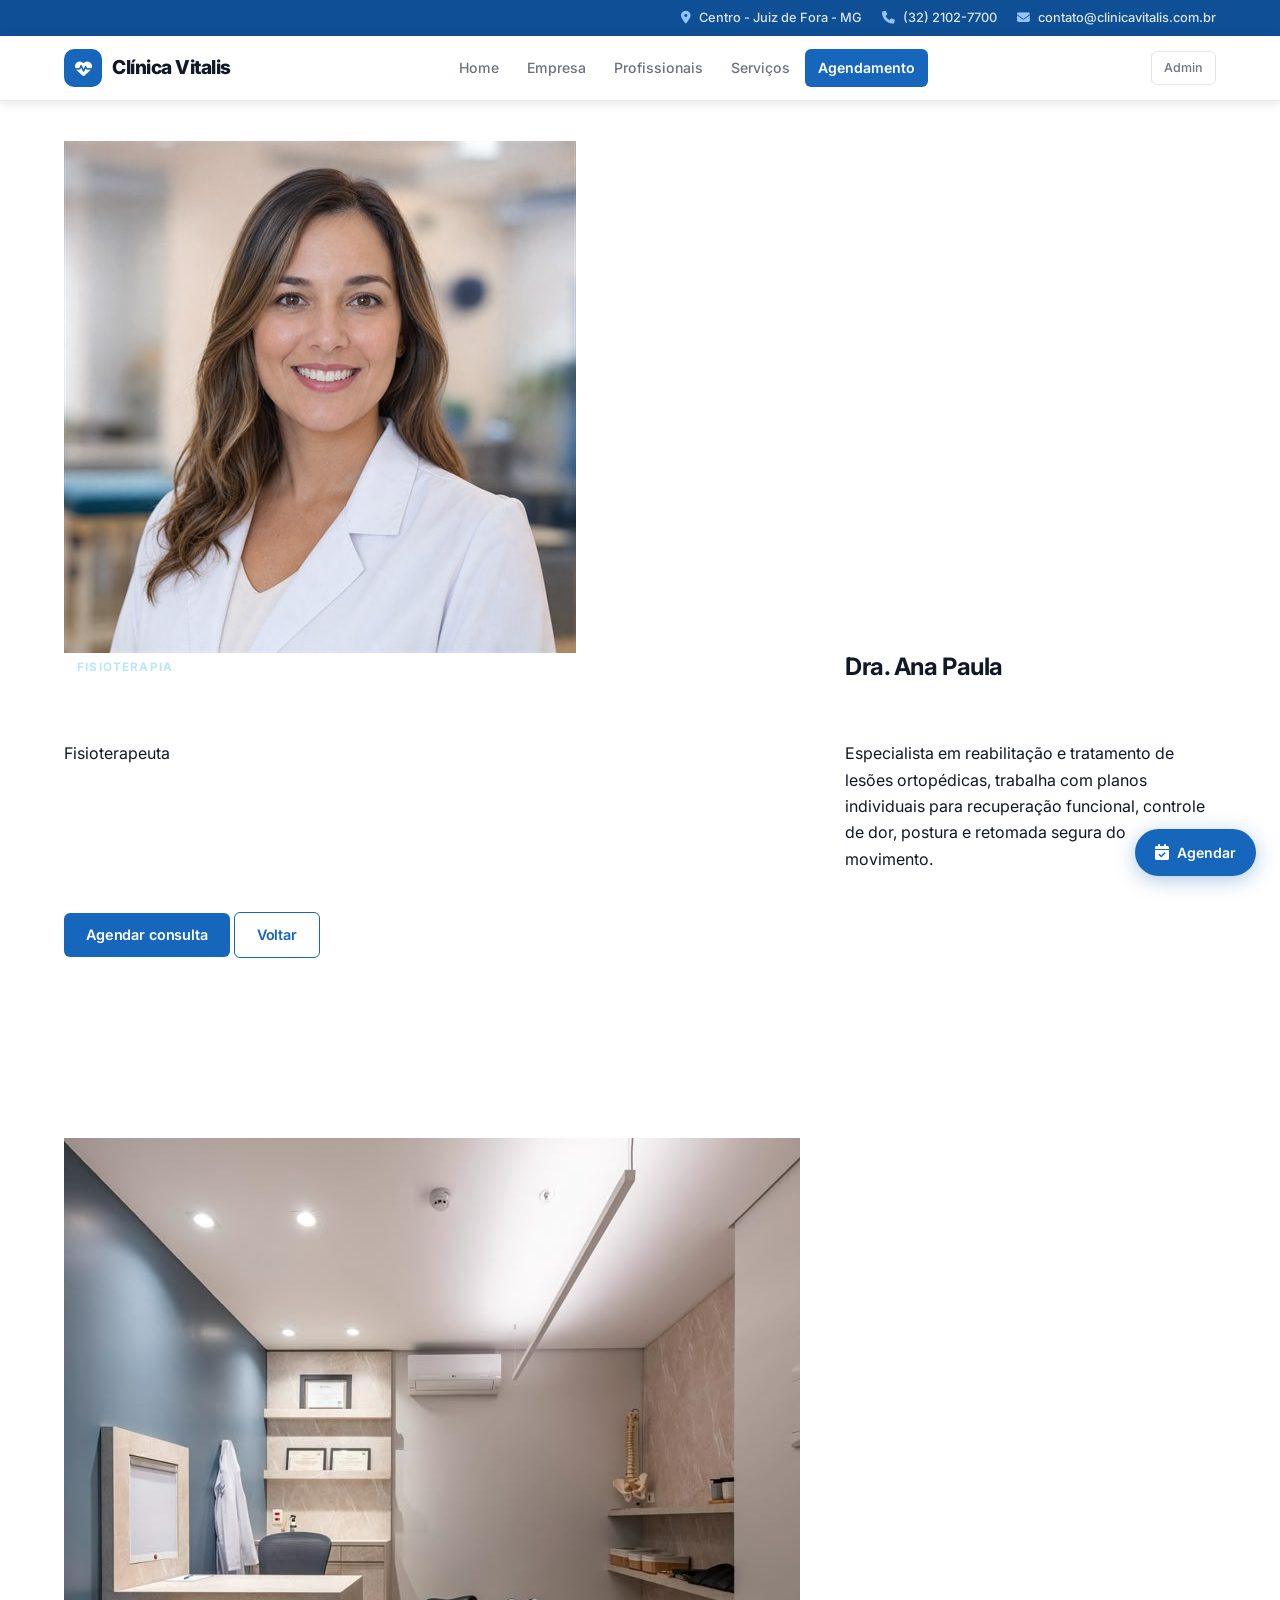
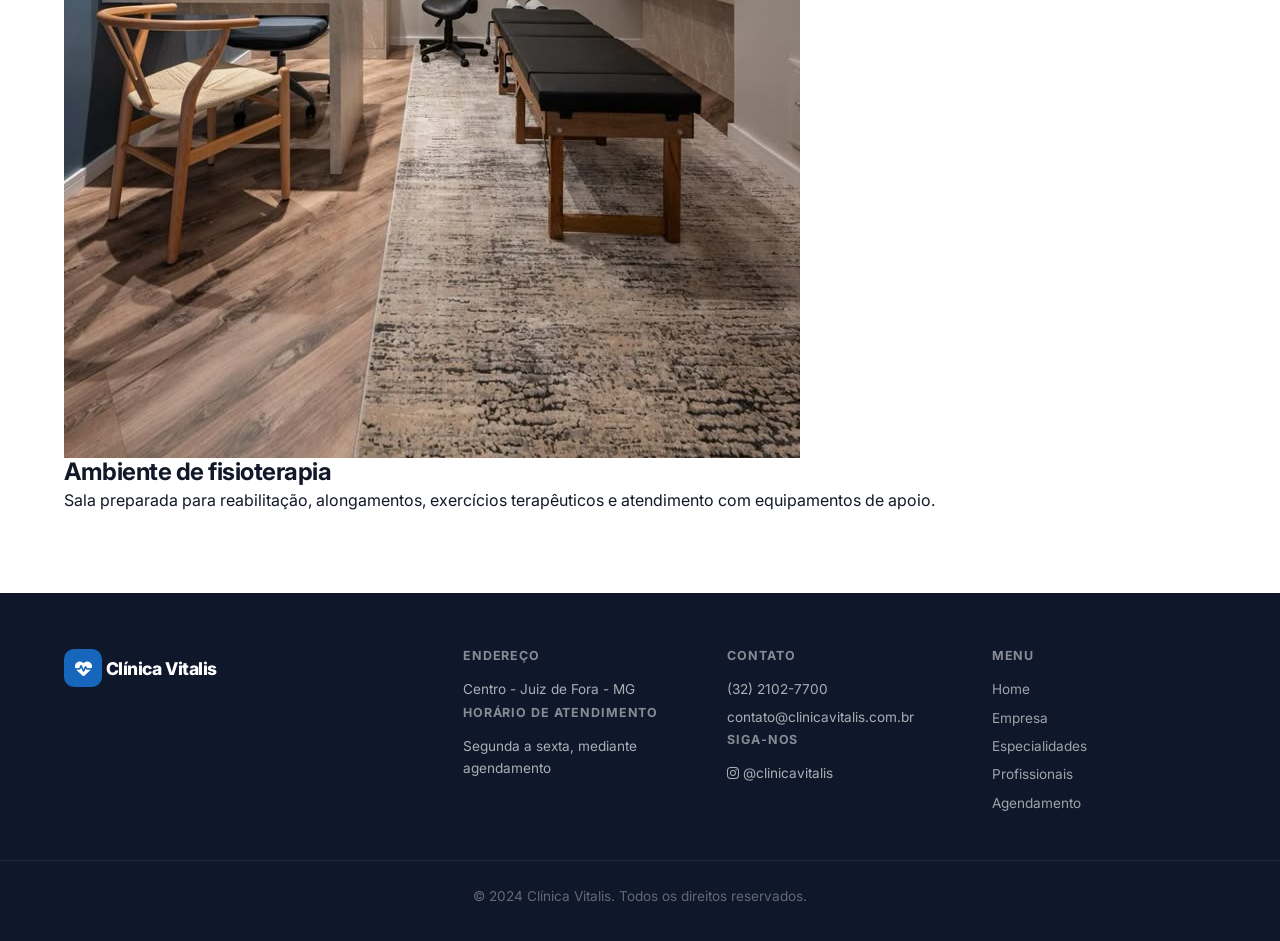
<file: paginas/profissionais/dra-ana-paula.html>
<!DOCTYPE html>
<html lang="pt-BR">
<head>
    <meta charset="UTF-8">
    <meta name="viewport" content="width=device-width, initial-scale=1.0">
    <title>Dra. Ana Paula - Clínica Vitalis</title>
    <link rel="icon" href="../../assets/favicon.svg" type="image/svg+xml">
    <link rel="preconnect" href="https://fonts.googleapis.com">
    <link rel="preconnect" href="https://fonts.gstatic.com" crossorigin>
    <link href="https://fonts.googleapis.com/css2?family=Inter:wght@400;500;600;700;800&display=swap" rel="stylesheet">
    <link rel="stylesheet" href="https://cdnjs.cloudflare.com/ajax/libs/font-awesome/6.4.0/css/all.min.css">
    <link rel="stylesheet" href="../../style.css">
</head>
<body>
    <nav class="navbar">
        <div class="container">
            <a href="../../index.html" class="logo" aria-label="Clínica Vitalis - página inicial">
                <span class="logo-mark"><i class="fa-solid fa-heart-pulse" aria-hidden="true"></i></span>
                <span>Clínica Vitalis</span>
            </a>
            <ul class="nav-menu">
                <li><a href="../../index.html" class="nav-link">Home</a></li>
                <li><a href="../sobre_clinica.html" class="nav-link">Sobre</a></li>
                <li><a href="../profissionais.html" class="nav-link">Profissionais</a></li>
                <li><a href="../servicos_especialidades.html" class="nav-link">Serviços</a></li>
                <li><a href="../agendamento.html" class="nav-link nav-link-cta">Agendamento</a></li>
            </ul>
            <button class="hamburger" type="button" aria-label="Abrir menu" aria-expanded="false">
                <span></span><span></span><span></span>
            </button>
        </div>
    </nav>

    <main class="professional-profile">
        <section class="profile-hero">
            <div class="container profile-layout">
                <div class="profile-photo-card">
                    <img src="../../assets/profissionais/ana-paula.jpg" alt="Dra. Ana Paula">
                </div>
                <div class="profile-content">
                    <p class="section-eyebrow">Fisioterapia</p>
                    <h1>Dra. Ana Paula</h1>
                    <p class="profile-specialty">Fisioterapeuta</p>
                    <p>Especialista em reabilitação e tratamento de lesões ortopédicas, trabalha com planos individuais para recuperação funcional, controle de dor, postura e retomada segura do movimento.</p>
                    <div class="profile-actions">
                        <a href="../agendamento.html?servico=fisioterapia&profissional=ana-paula" class="btn btn-primary">Agendar consulta</a>
                        <a href="../profissionais.html" class="btn btn-outline">Voltar</a>
                    </div>
                </div>
            </div>
        </section>
        <section class="profile-environment">
            <div class="container environment-card">
                <img src="../../img/clinica_fisio.jpg" alt="Sala de fisioterapia com equipamentos de reabilitação">
                <div>
                    <h2>Ambiente de fisioterapia</h2>
                    <p>Sala preparada para reabilitação, alongamentos, exercícios terapêuticos e atendimento com equipamentos de apoio.</p>
                </div>
            </div>
        </section>
    </main>

    <footer>
        <div class="container">
            <p>&copy; 2024 Clínica Vitalis. Todos os direitos reservados.</p>
            <p>Desenvolvido com HTML, CSS e JavaScript</p>
        </div>
    </footer>
    <script src="../../script.js"></script>
</body>
</html>
</file>
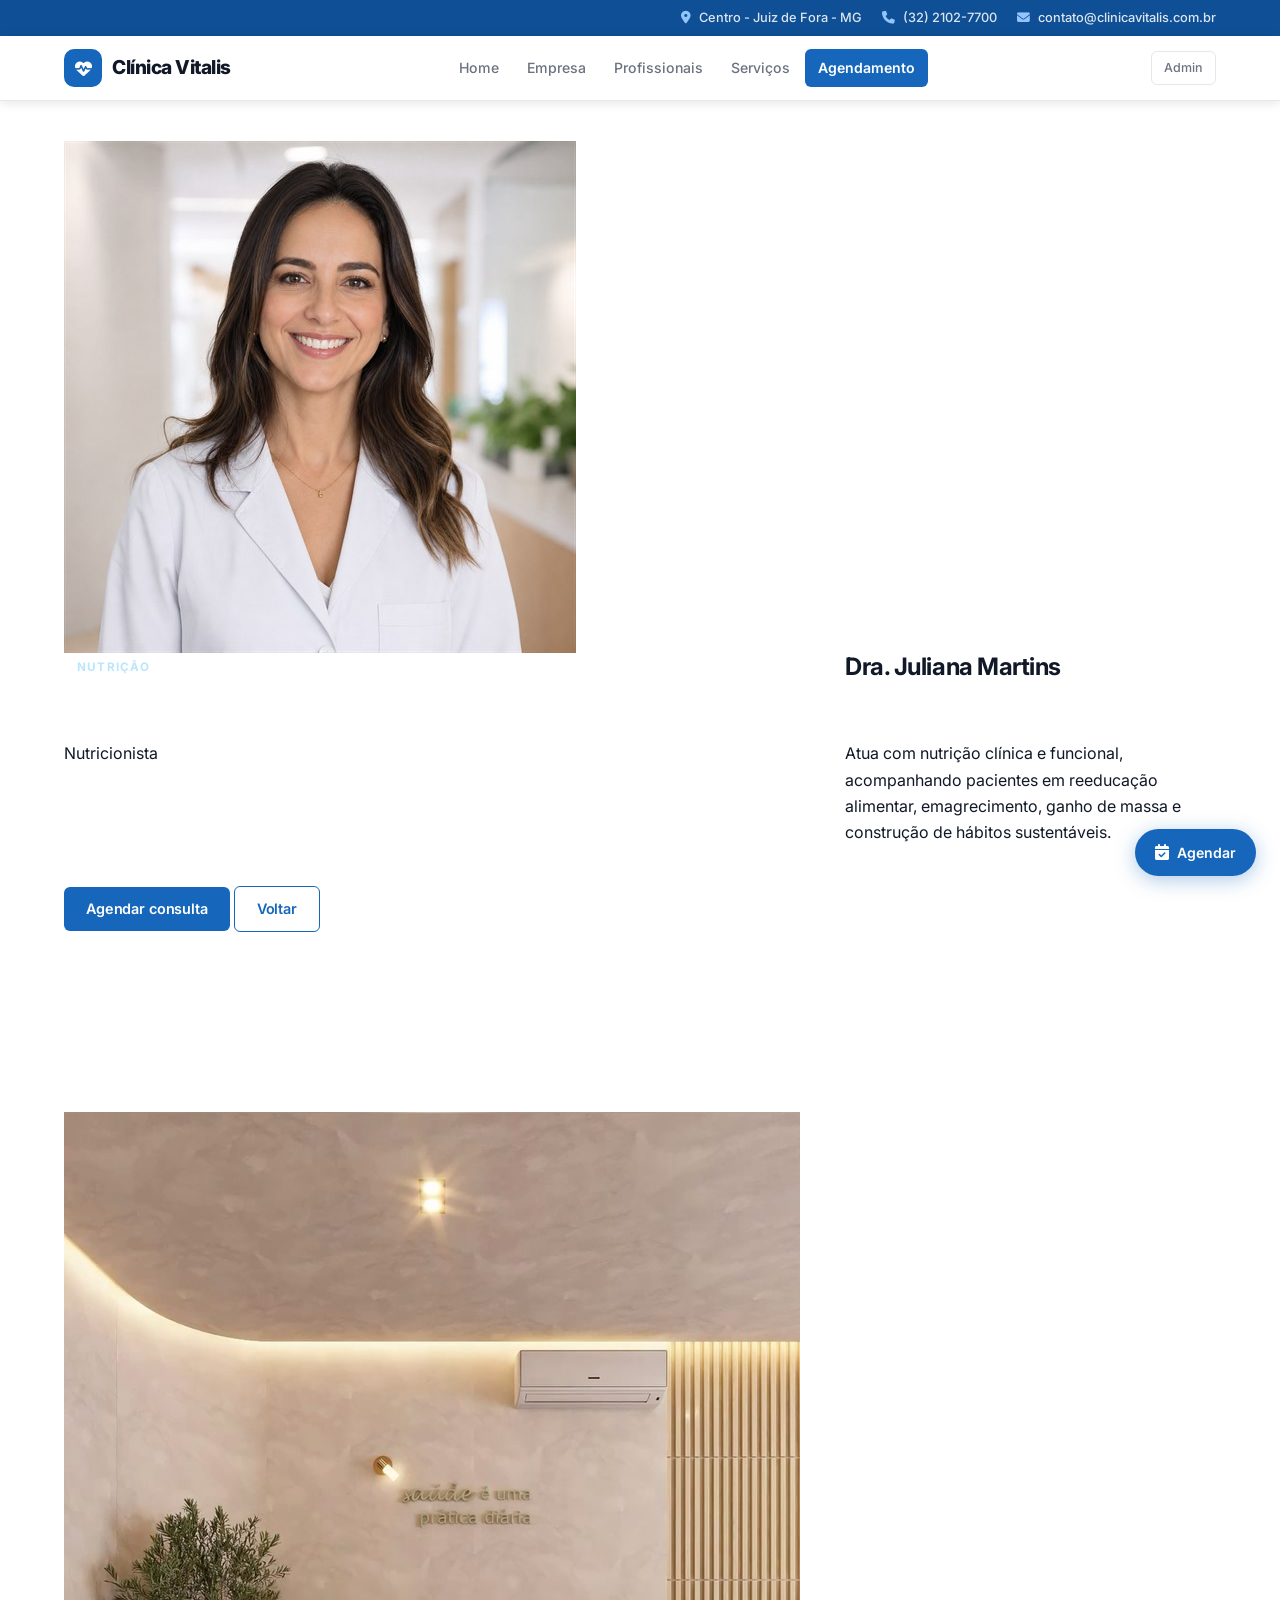
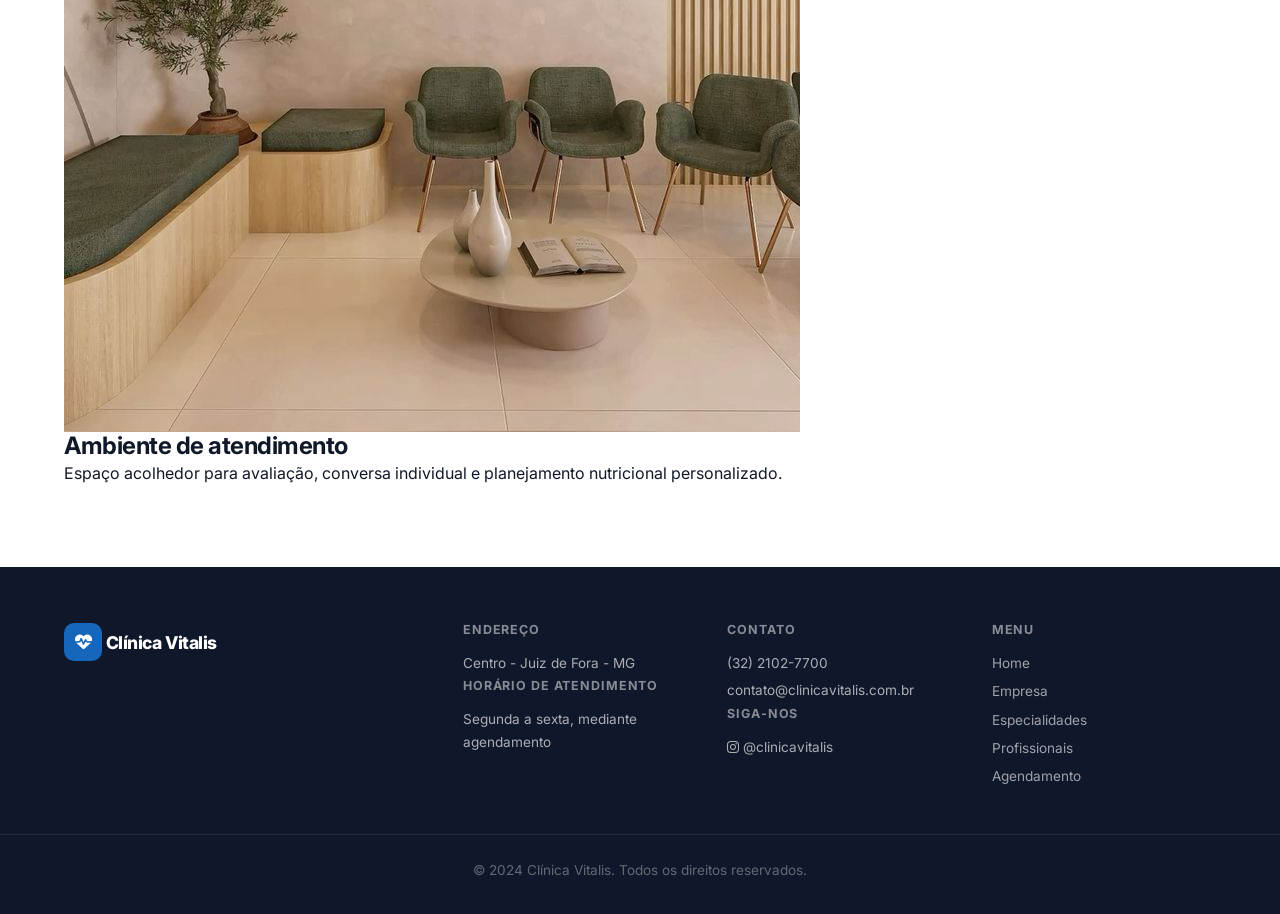
<file: paginas/profissionais/dra-juliana-martins.html>
<!DOCTYPE html>
<html lang="pt-BR">
<head>
    <meta charset="UTF-8">
    <meta name="viewport" content="width=device-width, initial-scale=1.0">
    <title>Dra. Juliana Martins - Clínica Vitalis</title>
    <link rel="icon" href="../../assets/favicon.svg" type="image/svg+xml">
    <link rel="preconnect" href="https://fonts.googleapis.com">
    <link rel="preconnect" href="https://fonts.gstatic.com" crossorigin>
    <link href="https://fonts.googleapis.com/css2?family=Inter:wght@400;500;600;700;800&display=swap" rel="stylesheet">
    <link rel="stylesheet" href="https://cdnjs.cloudflare.com/ajax/libs/font-awesome/6.4.0/css/all.min.css">
    <link rel="stylesheet" href="../../style.css">
</head>
<body>
    <nav class="navbar">
        <div class="container">
            <a href="../../index.html" class="logo" aria-label="Clínica Vitalis - página inicial">
                <span class="logo-mark"><i class="fa-solid fa-heart-pulse" aria-hidden="true"></i></span>
                <span>Clínica Vitalis</span>
            </a>
            <ul class="nav-menu">
                <li><a href="../../index.html" class="nav-link">Home</a></li>
                <li><a href="../sobre_clinica.html" class="nav-link">Sobre</a></li>
                <li><a href="../profissionais.html" class="nav-link">Profissionais</a></li>
                <li><a href="../servicos_especialidades.html" class="nav-link">Serviços</a></li>
                <li><a href="../agendamento.html" class="nav-link nav-link-cta">Agendamento</a></li>
            </ul>
            <button class="hamburger" type="button" aria-label="Abrir menu" aria-expanded="false">
                <span></span><span></span><span></span>
            </button>
        </div>
    </nav>

    <main class="professional-profile">
        <section class="profile-hero">
            <div class="container profile-layout">
                <div class="profile-photo-card">
                    <img src="../../assets/profissionais/juliana-martins.jpg" alt="Dra. Juliana Martins">
                </div>
                <div class="profile-content">
                    <p class="section-eyebrow">Nutrição</p>
                    <h1>Dra. Juliana Martins</h1>
                    <p class="profile-specialty">Nutricionista</p>
                    <p>Atua com nutrição clínica e funcional, acompanhando pacientes em reeducação alimentar, emagrecimento, ganho de massa e construção de hábitos sustentáveis.</p>
                    <div class="profile-actions">
                        <a href="../agendamento.html?servico=nutricao&profissional=juliana-martins" class="btn btn-primary">Agendar consulta</a>
                        <a href="../profissionais.html" class="btn btn-outline">Voltar</a>
                    </div>
                </div>
            </div>
        </section>
        <section class="profile-environment">
            <div class="container environment-card">
                <img src="../../img/clinica_saude.jpg" alt="Ambiente de atendimento da Clínica Vitalis">
                <div>
                    <h2>Ambiente de atendimento</h2>
                    <p>Espaço acolhedor para avaliação, conversa individual e planejamento nutricional personalizado.</p>
                </div>
            </div>
        </section>
    </main>

    <footer>
        <div class="container">
            <p>&copy; 2024 Clínica Vitalis. Todos os direitos reservados.</p>
            <p>Desenvolvido com HTML, CSS e JavaScript</p>
        </div>
    </footer>
    <script src="../../script.js"></script>
</body>
</html>
</file>
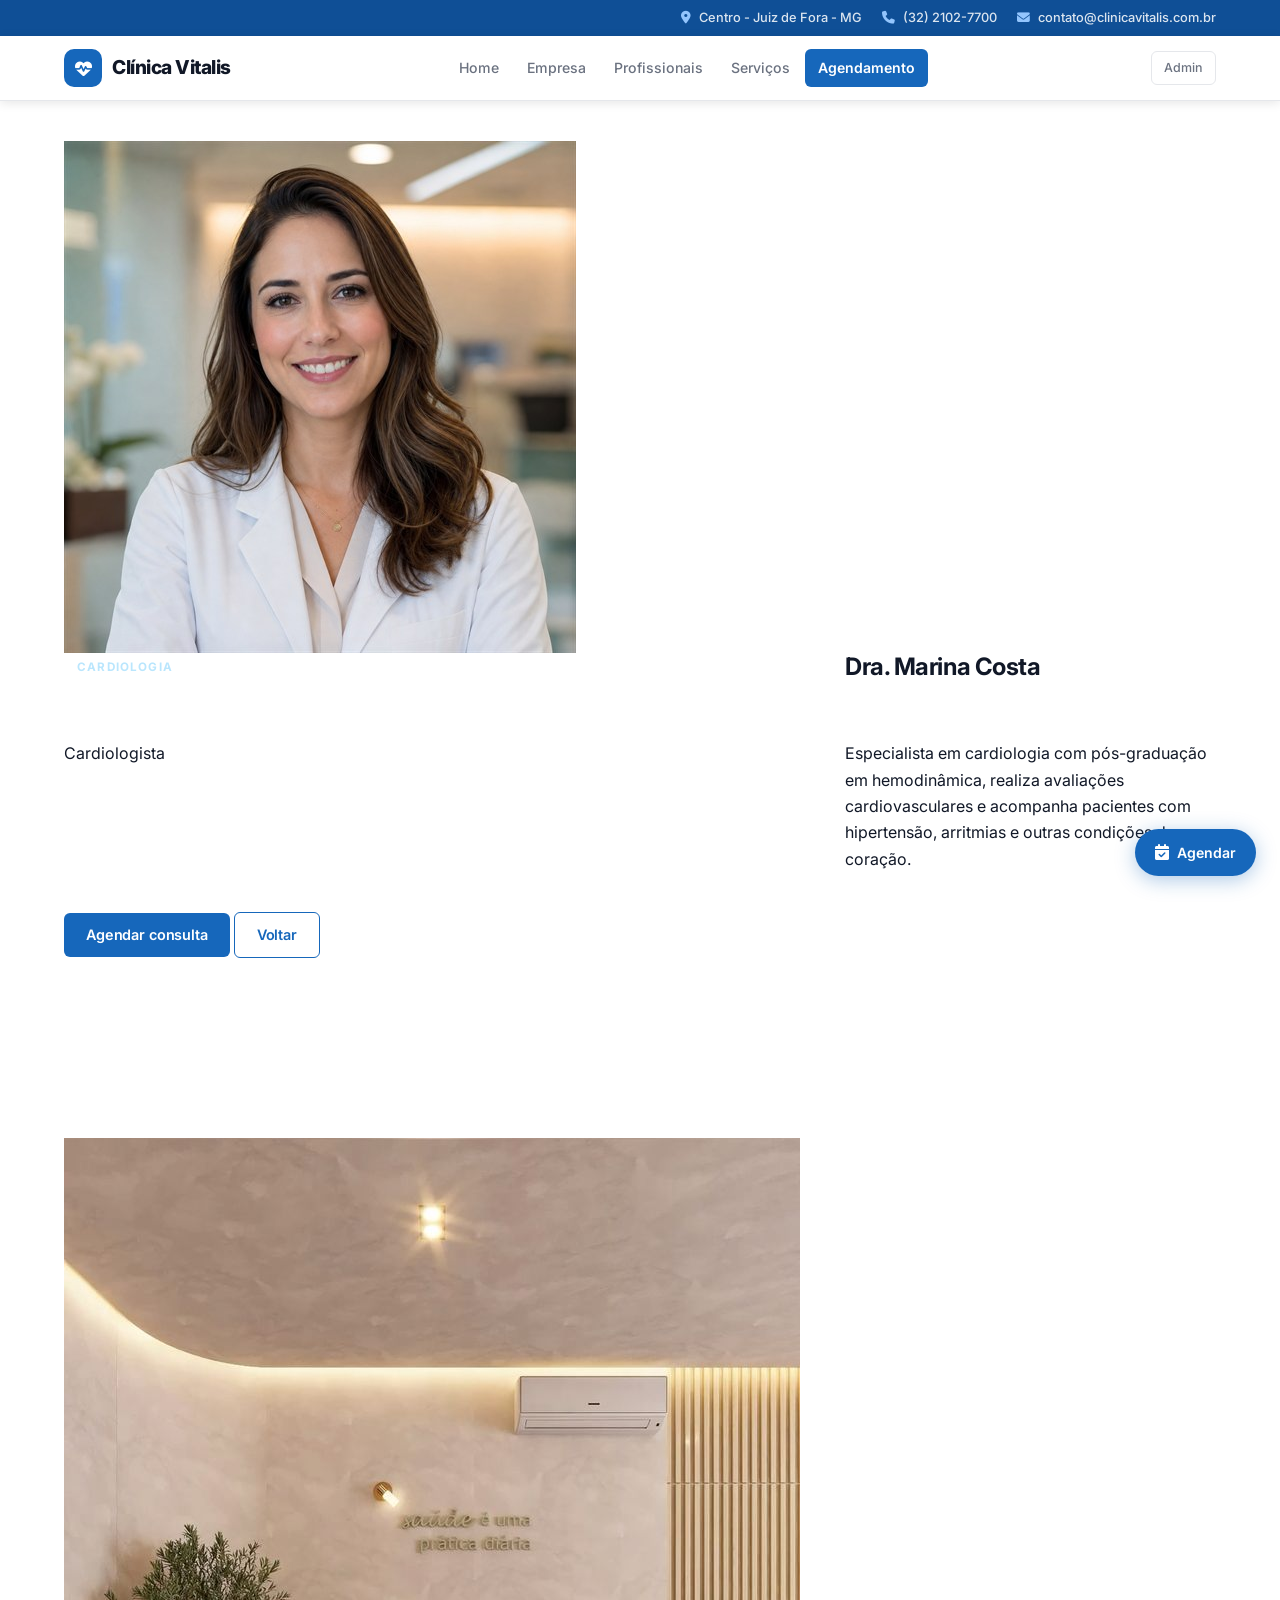
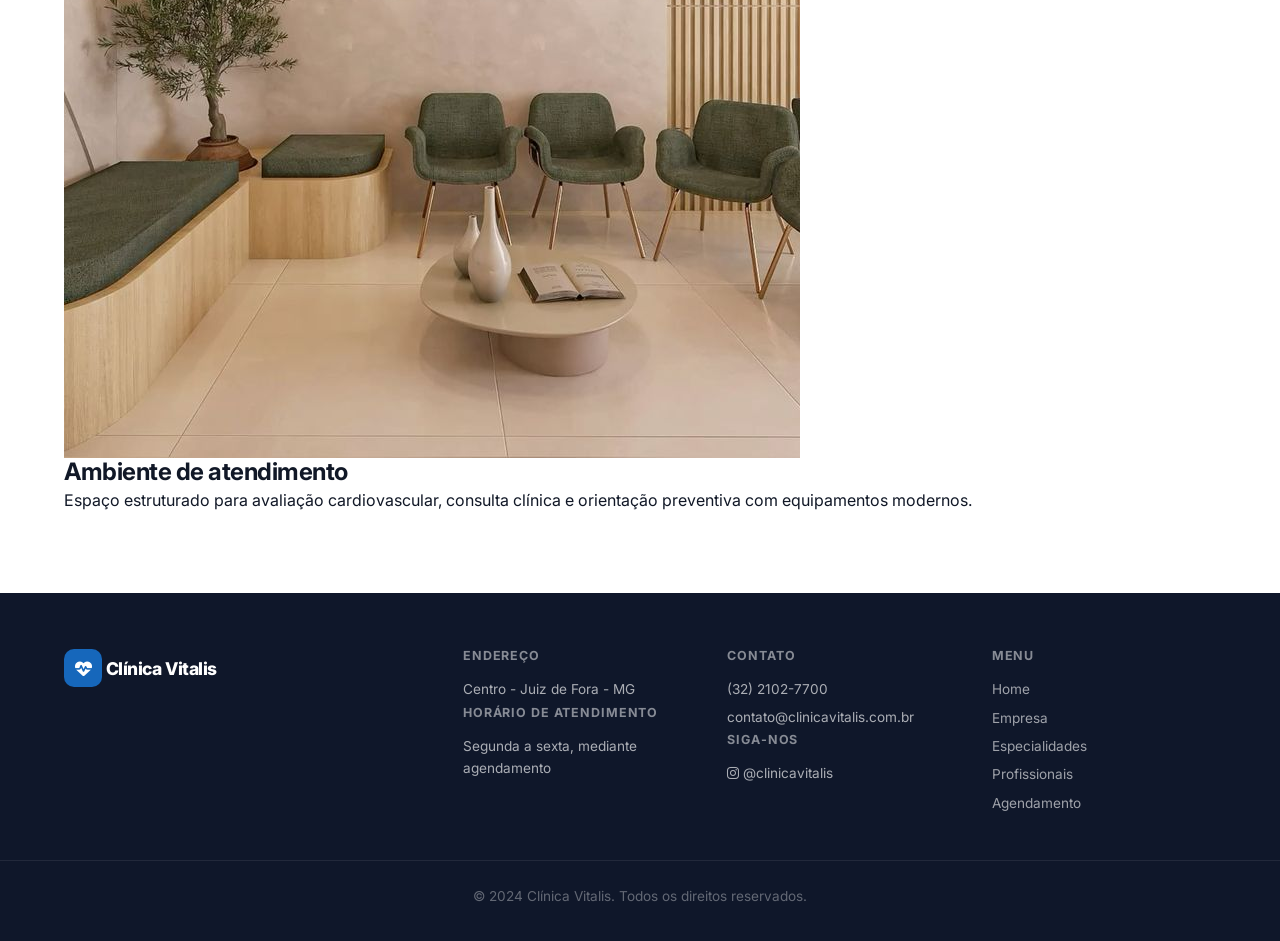
<file: paginas/profissionais/dra-marina-costa.html>
<!DOCTYPE html>
<html lang="pt-BR">
<head>
    <meta charset="UTF-8">
    <meta name="viewport" content="width=device-width, initial-scale=1.0">
    <title>Dra. Marina Costa - Clínica Vitalis</title>
    <link rel="icon" href="../../assets/favicon.svg" type="image/svg+xml">
    <link rel="preconnect" href="https://fonts.googleapis.com">
    <link rel="preconnect" href="https://fonts.gstatic.com" crossorigin>
    <link href="https://fonts.googleapis.com/css2?family=Inter:wght@400;500;600;700;800&display=swap" rel="stylesheet">
    <link rel="stylesheet" href="https://cdnjs.cloudflare.com/ajax/libs/font-awesome/6.4.0/css/all.min.css">
    <link rel="stylesheet" href="../../style.css">
</head>
<body>
    <nav class="navbar">
        <div class="container">
            <a href="../../index.html" class="logo" aria-label="Clínica Vitalis - página inicial">
                <span class="logo-mark"><i class="fa-solid fa-heart-pulse" aria-hidden="true"></i></span>
                <span>Clínica Vitalis</span>
            </a>
            <ul class="nav-menu">
                <li><a href="../../index.html" class="nav-link">Home</a></li>
                <li><a href="../sobre_clinica.html" class="nav-link">Sobre</a></li>
                <li><a href="../profissionais.html" class="nav-link">Profissionais</a></li>
                <li><a href="../servicos_especialidades.html" class="nav-link">Serviços</a></li>
                <li><a href="../agendamento.html" class="nav-link nav-link-cta">Agendamento</a></li>
            </ul>
            <button class="hamburger" type="button" aria-label="Abrir menu" aria-expanded="false">
                <span></span><span></span><span></span>
            </button>
        </div>
    </nav>

    <main class="professional-profile">
        <section class="profile-hero">
            <div class="container profile-layout">
                <div class="profile-photo-card">
                    <img src="../../assets/profissionais/marina-costa.jpg" alt="Dra. Marina Costa">
                </div>
                <div class="profile-content">
                    <p class="section-eyebrow">Cardiologia</p>
                    <h1>Dra. Marina Costa</h1>
                    <p class="profile-specialty">Cardiologista</p>
                    <p>Especialista em cardiologia com pós-graduação em hemodinâmica, realiza avaliações cardiovasculares e acompanha pacientes com hipertensão, arritmias e outras condições do coração.</p>
                    <div class="profile-actions">
                        <a href="../agendamento.html?servico=cardiologia&profissional=marina-costa" class="btn btn-primary">Agendar consulta</a>
                        <a href="../profissionais.html" class="btn btn-outline">Voltar</a>
                    </div>
                </div>
            </div>
        </section>
        <section class="profile-environment">
            <div class="container environment-card">
                <img src="../../img/clinica_saude.jpg" alt="Ambiente médico moderno da Clínica Vitalis">
                <div>
                    <h2>Ambiente de atendimento</h2>
                    <p>Espaço estruturado para avaliação cardiovascular, consulta clínica e orientação preventiva com equipamentos modernos.</p>
                </div>
            </div>
        </section>
    </main>

    <footer>
        <div class="container">
            <p>&copy; 2024 Clínica Vitalis. Todos os direitos reservados.</p>
            <p>Desenvolvido com HTML, CSS e JavaScript</p>
        </div>
    </footer>
    <script src="../../script.js"></script>
</body>
</html>
</file>
<file: assets/css/vitalis.css>
/* ================================================================
   VITALIS.CSS — Design System Global
   Clínica Vitalis
   Corpo: DM Sans | Títulos de seção: DM Serif Display
================================================================ */

@import url('https://fonts.googleapis.com/css2?family=DM+Sans:ital,opsz,wght@0,9..40,300;0,9..40,400;0,9..40,500;0,9..40,600;0,9..40,700;1,9..40,400&family=DM+Serif+Display:ital@0;1&display=swap');

/* ================================================================
   TOKENS — MODO CLARO
================================================================ */
:root {
  --bg-page:        #F7F8FA;
  --bg-surface:     #FFFFFF;
  --bg-subtle:      #F0F2F5;
  --border:         #E4E7EC;
  --border-hover:   #C8CDD8;

  --accent:         #1B6CA8;
  --accent-tint:    rgba(27, 108, 168, 0.08);

  --text-primary:   #111827;
  --text-secondary: #374151;
  --text-muted:     #6B7280;

  --green:          #0D9488;
  --green-tint:     rgba(13, 148, 136, 0.10);
  --amber:          #D97706;
  --amber-tint:     rgba(217, 119, 6, 0.10);
  --red:            #DC2626;
  --red-tint:       rgba(220, 38, 38, 0.08);
  --purple:         #7C3AED;
  --purple-tint:    rgba(124, 58, 237, 0.08);

  --r-sm:           6px;
  --r-card:         10px;
  --r-lg:           14px;

  --shadow-card:    0 1px 3px rgba(0, 0, 0, 0.07);
  --shadow-md:      0 4px 12px rgba(0, 0, 0, 0.09);

  --font-body:      'DM Sans', -apple-system, BlinkMacSystemFont, 'Segoe UI', sans-serif;
  --font-display:   'DM Serif Display', Georgia, 'Times New Roman', serif;

  --sidebar-w:      248px;
  --topbar-h:       60px;
  --nav-h:          64px;
}

/* ================================================================
   MODO ESCURO — [data-theme="dark"]
================================================================ */
[data-theme="dark"] {
  --bg-page:        #0F1117;
  --bg-surface:     #181C24;
  --bg-subtle:      #252A36;
  --border:         #2A2F3E;
  --border-hover:   #3A4155;

  --accent:         #4A9FD4;
  --accent-tint:    rgba(74, 159, 212, 0.12);

  --text-primary:   #F1F3F7;
  --text-secondary: #C8CEDB;
  --text-muted:     #8B93A7;

  --shadow-card:    0 1px 3px rgba(0, 0, 0, 0.30);
  --shadow-md:      0 4px 12px rgba(0, 0, 0, 0.35);
}

[data-theme="dark"] .badge-green { color: #34D399; }
[data-theme="dark"] .badge-amber { color: #FCD34D; }
[data-theme="dark"] .badge-red   { color: #FCA5A5; }

/* ================================================================
   RESET
================================================================ */
*, *::before, *::after { box-sizing: border-box; margin: 0; padding: 0; }

html { font-size: 15px; scroll-behavior: smooth; }

body {
  font-family: var(--font-body);
  font-size: 15px;
  line-height: 1.6;
  color: var(--text-primary);
  background: var(--bg-page);
  -webkit-font-smoothing: antialiased;
  -moz-osx-font-smoothing: grayscale;
}

a { color: inherit; text-decoration: none; }
img { display: block; max-width: 100%; }
button { cursor: pointer; border: none; background: none; font: inherit; color: inherit; }
input, select, textarea { font: inherit; color: inherit; }
table { border-collapse: collapse; width: 100%; }
ul, ol { list-style: none; }
svg { display: block; }

/* ================================================================
   TIPOGRAFIA
================================================================ */
.display-title {
  font-family: var(--font-display);
  font-size: clamp(32px, 4.5vw, 50px);
  font-weight: 400;
  line-height: 1.12;
  letter-spacing: -0.02em;
  color: var(--text-primary);
}

.page-title {
  font-family: var(--font-display);
  font-size: 28px;
  font-weight: 400;
  color: var(--text-primary);
  line-height: 1.25;
  letter-spacing: -0.01em;
}

.section-title {
  font-size: 22px;
  font-weight: 600;
  color: var(--text-primary);
  letter-spacing: -0.02em;
}

.body-text { font-size: 15px; color: var(--text-secondary); line-height: 1.7; }

/* Label de campo — 12px uppercase */
.field-label {
  display: block;
  font-size: 12px;
  font-weight: 600;
  text-transform: uppercase;
  letter-spacing: 0.06em;
  color: var(--text-muted);
  margin-bottom: 6px;
}

/* ================================================================
   LAYOUT
================================================================ */
.container {
  width: 100%;
  max-width: 1200px;
  margin: 0 auto;
  padding: 0 24px;
}

.container-sm  { max-width: 720px; margin: 0 auto; padding: 0 24px; }
.container-lg  { max-width: 1400px; margin: 0 auto; padding: 0 24px; }

.hidden { display: none !important; }
.text-center { text-align: center; }

/* ================================================================
   NAVEGAÇÃO — site público
================================================================ */
.nav {
  position: sticky;
  top: 0;
  z-index: 300;
  background: var(--bg-surface);
  border-bottom: 1px solid var(--border);
  height: var(--nav-h);
  display: flex;
  align-items: center;
}

.nav-inner {
  display: flex;
  align-items: center;
  gap: 32px;
  max-width: 1200px;
  margin: 0 auto;
  padding: 0 24px;
  width: 100%;
}

.nav-logo {
  display: flex;
  align-items: center;
  gap: 10px;
  font-size: 16px;
  font-weight: 700;
  color: var(--text-primary);
  letter-spacing: -0.02em;
  flex-shrink: 0;
  text-decoration: none;
}

.nav-logo-icon {
  width: 32px;
  height: 32px;
  background: var(--accent-tint);
  border-radius: 8px;
  display: flex;
  align-items: center;
  justify-content: center;
  color: var(--accent);
  flex-shrink: 0;
}

.nav-links {
  display: flex;
  align-items: center;
  gap: 2px;
  flex: 1;
  justify-content: center;
}

.nav-link {
  padding: 7px 14px;
  border-radius: var(--r-sm);
  font-size: 14px;
  font-weight: 500;
  color: var(--text-secondary);
  transition: background 0.15s, color 0.15s;
}

.nav-link:hover, .nav-link.active {
  background: var(--bg-subtle);
  color: var(--text-primary);
}

.nav-actions {
  display: flex;
  align-items: center;
  gap: 10px;
  flex-shrink: 0;
}

.nav-hamburger {
  display: none;
  flex-direction: column;
  gap: 5px;
  padding: 6px;
  border-radius: var(--r-sm);
  cursor: pointer;
  background: none;
  border: none;
}

.nav-hamburger span {
  display: block;
  width: 20px;
  height: 2px;
  background: var(--text-primary);
  border-radius: 2px;
}

.nav-mobile {
  display: none;
  position: fixed;
  top: var(--nav-h);
  left: 0;
  right: 0;
  background: var(--bg-surface);
  border-bottom: 1px solid var(--border);
  padding: 12px 24px;
  flex-direction: column;
  gap: 4px;
  z-index: 299;
  box-shadow: var(--shadow-md);
}

.nav-mobile.open { display: flex; }

.nav-mobile .nav-link { width: 100%; }

/* ================================================================
   THEME TOGGLE
================================================================ */
.theme-toggle {
  width: 36px;
  height: 36px;
  border-radius: var(--r-sm);
  display: flex;
  align-items: center;
  justify-content: center;
  background: var(--bg-subtle);
  border: 1px solid var(--border);
  cursor: pointer;
  color: var(--text-muted);
  transition: color 0.15s, border-color 0.15s;
}

.theme-toggle:hover {
  color: var(--text-primary);
  border-color: var(--border-hover);
}

/* ================================================================
   BOTÕES
================================================================ */
.btn {
  display: inline-flex;
  align-items: center;
  justify-content: center;
  gap: 8px;
  padding: 10px 20px;
  border-radius: var(--r-sm);
  font-size: 14px;
  font-weight: 600;
  line-height: 1;
  transition: background 0.15s, border-color 0.15s, color 0.15s, opacity 0.15s;
  white-space: nowrap;
  cursor: pointer;
  border: 1.5px solid transparent;
  text-decoration: none;
}

.btn-primary {
  background: var(--accent);
  color: #fff;
  border-color: var(--accent);
}
.btn-primary:hover { opacity: 0.88; }
.btn-primary:disabled { opacity: 0.5; cursor: not-allowed; }

.btn-secondary {
  background: transparent;
  color: var(--accent);
  border-color: var(--accent);
}
.btn-secondary:hover { background: var(--accent-tint); }

.btn-ghost {
  background: transparent;
  color: var(--text-secondary);
  border-color: var(--border);
}
.btn-ghost:hover { background: var(--bg-subtle); border-color: var(--border-hover); }

.btn-danger {
  background: var(--red-tint);
  color: var(--red);
  border-color: transparent;
}
.btn-danger:hover { background: rgba(220,38,38,.14); }

.btn-success {
  background: var(--green-tint);
  color: var(--green);
  border-color: transparent;
}
.btn-success:hover { background: rgba(13,148,136,.16); }

.btn-sm  { padding: 6px 12px; font-size: 12px; }
.btn-lg  { padding: 13px 28px; font-size: 15px; }
.btn-full { width: 100%; }

.btn-icon {
  display: inline-flex;
  align-items: center;
  justify-content: center;
  width: 32px;
  height: 32px;
  border-radius: var(--r-sm);
  color: var(--text-muted);
  transition: background 0.12s, color 0.12s;
  border: none;
  background: none;
  cursor: pointer;
  flex-shrink: 0;
}

.btn-icon:hover {
  background: var(--bg-subtle);
  color: var(--text-primary);
}

/* ================================================================
   CARDS
================================================================ */
.card {
  background: var(--bg-surface);
  border: 1px solid var(--border);
  border-radius: var(--r-card);
  padding: 24px;
  box-shadow: var(--shadow-card);
}

.card-sm { padding: 16px; }

.card-header {
  display: flex;
  align-items: center;
  justify-content: space-between;
  padding-bottom: 16px;
  border-bottom: 1px solid var(--border);
  margin-bottom: 20px;
}

.card-title {
  font-size: 14px;
  font-weight: 700;
  color: var(--text-primary);
}

/* ================================================================
   INPUTS / FORMULÁRIOS
================================================================ */
.field { display: flex; flex-direction: column; gap: 6px; }

.field-input,
.field-select,
.field-textarea {
  width: 100%;
  padding: 10px 14px;
  border: 1.5px solid var(--border);
  border-radius: var(--r-sm);
  background: var(--bg-surface);
  color: var(--text-primary);
  font-size: 14px;
  transition: border-color 0.15s, box-shadow 0.15s;
  outline: none;
  -webkit-appearance: none;
  appearance: none;
}

.field-input::placeholder, .field-textarea::placeholder { color: var(--text-muted); }

.field-input:focus, .field-select:focus, .field-textarea:focus {
  border-color: var(--accent);
  box-shadow: 0 0 0 3px var(--accent-tint);
}

.field-textarea { resize: vertical; min-height: 100px; }

.select-wrap { position: relative; }

.select-wrap::after {
  content: '';
  position: absolute;
  right: 14px;
  top: 50%;
  transform: translateY(-50%);
  width: 0; height: 0;
  border-left: 4px solid transparent;
  border-right: 4px solid transparent;
  border-top: 5px solid var(--text-muted);
  pointer-events: none;
}

.select-wrap .field-select { padding-right: 36px; }

.form-grid { display: grid; gap: 16px; }
.form-grid-2 { grid-template-columns: 1fr 1fr; gap: 16px; }

.checkbox-wrap {
  display: flex;
  align-items: center;
  gap: 10px;
  cursor: pointer;
}

.checkbox-wrap input[type="checkbox"] {
  width: 18px;
  height: 18px;
  accent-color: var(--accent);
  cursor: pointer;
  flex-shrink: 0;
}

.checkbox-label { font-size: 14px; color: var(--text-secondary); }

/* ================================================================
   BADGES
================================================================ */
.badge {
  display: inline-flex;
  align-items: center;
  padding: 3px 10px;
  border-radius: 20px;
  font-size: 12px;
  font-weight: 600;
  letter-spacing: 0.01em;
  white-space: nowrap;
}

.badge-green  { background: var(--green-tint);  color: #065F46; }
.badge-amber  { background: var(--amber-tint);  color: #92400E; }
.badge-red    { background: var(--red-tint);    color: #991B1B; }
.badge-accent { background: var(--accent-tint); color: var(--accent); }
.badge-muted  { background: var(--bg-subtle);   color: var(--text-muted); }
.badge-purple { background: var(--purple-tint); color: var(--purple); }

/* ================================================================
   AVATAR
================================================================ */
.avatar {
  display: inline-flex;
  align-items: center;
  justify-content: center;
  border-radius: 50%;
  background: var(--accent-tint);
  color: var(--accent);
  font-weight: 700;
  letter-spacing: -0.02em;
  flex-shrink: 0;
  width: 36px;
  height: 36px;
  font-size: 13px;
}

.avatar-lg  { width: 56px; height: 56px; font-size: 18px; }
.avatar-sm  { width: 28px; height: 28px; font-size: 11px; }
.avatar-xl  { width: 72px; height: 72px; font-size: 24px; }

.avatar-row { display: flex; align-items: center; gap: 10px; }

.avatar-green  { background: var(--green-tint);  color: var(--green); }
.avatar-amber  { background: var(--amber-tint);  color: var(--amber); }
.avatar-purple { background: var(--purple-tint); color: var(--purple); }

/* ================================================================
   TABELAS
================================================================ */
.table-wrap { overflow-x: auto; }

.table { width: 100%; border-collapse: collapse; }

.table th {
  text-align: left;
  padding: 10px 16px;
  font-size: 11px;
  font-weight: 600;
  text-transform: uppercase;
  letter-spacing: 0.07em;
  color: var(--text-muted);
  background: var(--bg-page);
  border-bottom: 1px solid var(--border);
  white-space: nowrap;
}

.table td {
  padding: 13px 16px;
  border-bottom: 1px solid var(--border);
  color: var(--text-secondary);
  font-size: 14px;
  vertical-align: middle;
}

.table tr:last-child td { border-bottom: none; }
.table tbody tr:hover td { background: var(--bg-page); }

.table-empty {
  text-align: center;
  padding: 48px 16px;
  color: var(--text-muted);
  font-size: 14px;
}

.table-actions { display: flex; gap: 4px; }

/* ================================================================
   ESTRELAS SVG
================================================================ */
.stars-row {
  display: inline-flex;
  gap: 2px;
  color: var(--amber);
}

/* ================================================================
   MODAL
================================================================ */
.modal-overlay {
  position: fixed;
  inset: 0;
  background: rgba(0, 0, 0, 0.40);
  z-index: 600;
  display: flex;
  align-items: center;
  justify-content: center;
  padding: 24px;
  backdrop-filter: blur(2px);
}

.modal {
  background: var(--bg-surface);
  border: 1px solid var(--border);
  border-radius: var(--r-lg);
  padding: 28px;
  width: 100%;
  max-width: 560px;
  max-height: 88vh;
  overflow-y: auto;
  box-shadow: var(--shadow-md);
  position: relative;
}

.modal-header {
  display: flex;
  align-items: center;
  justify-content: space-between;
  margin-bottom: 20px;
}

.modal-title {
  font-size: 16px;
  font-weight: 700;
  color: var(--text-primary);
}

.modal-close {
  width: 28px; height: 28px;
  border-radius: var(--r-sm);
  display: flex;
  align-items: center;
  justify-content: center;
  color: var(--text-muted);
  background: none; border: none; cursor: pointer;
  transition: background 0.12s, color 0.12s;
}

.modal-close:hover { background: var(--bg-subtle); color: var(--text-primary); }

/* ================================================================
   TOASTS
================================================================ */
.toasts-container {
  position: fixed;
  bottom: 20px;
  right: 20px;
  z-index: 999;
  display: flex;
  flex-direction: column;
  gap: 8px;
  pointer-events: none;
}

.toast {
  padding: 12px 18px;
  border-radius: var(--r-sm);
  font-size: 13px;
  font-weight: 600;
  color: #fff;
  min-width: 240px;
  max-width: 360px;
  box-shadow: 0 2px 8px rgba(0,0,0,.18);
  opacity: 0;
  transform: translateX(12px);
  transition: opacity 0.2s, transform 0.2s;
  pointer-events: auto;
}

.toast.show { opacity: 1; transform: translateX(0); }
.toast-success { background: #059669; }
.toast-error   { background: var(--red); }
.toast-info    { background: var(--accent); }

/* ================================================================
   STEPPER — fluxo de agendamento
================================================================ */
.stepper {
  display: flex;
  align-items: center;
  margin-bottom: 36px;
}

.stepper-step {
  display: flex;
  align-items: center;
  flex: 1;
}

.step-circle {
  width: 34px; height: 34px;
  border-radius: 50%;
  border: 2px solid var(--border);
  background: var(--bg-surface);
  color: var(--text-muted);
  font-size: 13px;
  font-weight: 700;
  display: flex; align-items: center; justify-content: center;
  flex-shrink: 0;
  transition: all 0.2s;
  position: relative;
  z-index: 1;
}

.stepper-step.active  .step-circle { border-color: var(--accent); background: var(--accent); color: #fff; }
.stepper-step.done    .step-circle { border-color: var(--green);  background: var(--green);  color: #fff; }

.step-info { margin-left: 10px; }
.step-num  { font-size: 11px; font-weight: 600; text-transform: uppercase; letter-spacing: .05em; color: var(--text-muted); }
.step-name { font-size: 13px; font-weight: 600; color: var(--text-muted); }

.stepper-step.active  .step-name  { color: var(--accent); }
.stepper-step.active  .step-num   { color: var(--accent); }
.stepper-step.done    .step-name  { color: var(--green); }

.stepper-line {
  flex: 1;
  height: 2px;
  background: var(--border);
  margin: 0 10px;
  transition: background 0.2s;
}

.stepper-line.done { background: var(--green); }

/* ================================================================
   GRADE DE DATAS — agendamento
================================================================ */
.date-grid {
  display: grid;
  grid-template-columns: repeat(7, 1fr);
  gap: 8px;
}

.date-btn {
  display: flex;
  flex-direction: column;
  align-items: center;
  padding: 10px 4px;
  border-radius: var(--r-sm);
  border: 1.5px solid var(--border);
  background: var(--bg-surface);
  cursor: pointer;
  transition: all 0.15s;
  gap: 2px;
}

.date-btn:hover:not(:disabled) {
  border-color: var(--accent);
  background: var(--accent-tint);
}

.date-btn.selected {
  border-color: var(--accent);
  background: var(--accent);
}

.date-btn.selected .date-dow,
.date-btn.selected .date-num { color: #fff; }

.date-btn:disabled { opacity: 0.38; cursor: not-allowed; }

.date-dow {
  font-size: 10px;
  font-weight: 600;
  text-transform: uppercase;
  letter-spacing: 0.05em;
  color: var(--text-muted);
}

.date-num {
  font-size: 16px;
  font-weight: 700;
  color: var(--text-primary);
  line-height: 1;
}

/* Grade de horários */
.time-grid {
  display: grid;
  grid-template-columns: repeat(auto-fill, minmax(80px, 1fr));
  gap: 8px;
}

.time-btn {
  padding: 9px 6px;
  border-radius: var(--r-sm);
  border: 1.5px solid var(--border);
  background: var(--bg-surface);
  font-size: 13px;
  font-weight: 600;
  color: var(--text-secondary);
  text-align: center;
  cursor: pointer;
  transition: all 0.15s;
}

.time-btn:hover:not(:disabled):not(.ocupado) {
  border-color: var(--accent);
  color: var(--accent);
}

.time-btn.selected {
  border-color: var(--accent);
  background: var(--accent);
  color: #fff;
}

.time-btn.ocupado {
  background: var(--bg-subtle);
  color: var(--text-muted);
  cursor: not-allowed;
  text-decoration: line-through;
  border-color: transparent;
}

/* ================================================================
   SIDEBAR — admin
================================================================ */
.sidebar {
  position: fixed;
  left: 0; top: 0; bottom: 0;
  width: var(--sidebar-w);
  background: var(--bg-surface);
  border-right: 1px solid var(--border);
  display: flex;
  flex-direction: column;
  z-index: 200;
  transition: transform 0.25s;
  overflow: hidden;
}

.sidebar-header {
  height: var(--topbar-h);
  display: flex;
  align-items: center;
  padding: 0 20px;
  border-bottom: 1px solid var(--border);
  gap: 10px;
  flex-shrink: 0;
}

.sidebar-dot {
  width: 8px; height: 8px;
  border-radius: 50%;
  background: var(--accent);
  flex-shrink: 0;
}

.sidebar-brand-text {
  font-size: 14px;
  font-weight: 700;
  color: var(--text-primary);
  letter-spacing: -0.02em;
}

.sidebar-close-btn {
  display: none;
  margin-left: auto;
  background: none;
  border: none;
  color: var(--text-muted);
  cursor: pointer;
  padding: 4px;
}

.sidebar-body {
  flex: 1;
  overflow-y: auto;
  padding: 12px 10px;
}

.sidebar-group {
  font-size: 10px;
  font-weight: 700;
  text-transform: uppercase;
  letter-spacing: 0.1em;
  color: var(--text-muted);
  padding: 14px 10px 6px;
}

.sidebar-nav-item {
  display: flex;
  align-items: center;
  gap: 10px;
  padding: 9px 10px;
  border-radius: var(--r-sm);
  font-size: 13.5px;
  font-weight: 500;
  color: var(--text-muted);
  cursor: pointer;
  transition: background 0.12s, color 0.12s;
  margin-bottom: 1px;
  border: none;
  background: none;
  width: 100%;
  text-align: left;
  text-decoration: none;
  position: relative;
}

.sidebar-nav-item:hover {
  background: var(--bg-subtle);
  color: var(--text-secondary);
}

.sidebar-nav-item.active {
  background: var(--accent-tint);
  color: var(--accent);
  font-weight: 600;
}

.sidebar-nav-item svg { flex-shrink: 0; }

.sidebar-count {
  margin-left: auto;
  background: var(--red);
  color: #fff;
  font-size: 10px;
  font-weight: 700;
  min-width: 18px;
  height: 18px;
  border-radius: 20px;
  display: inline-flex;
  align-items: center;
  justify-content: center;
  padding: 0 5px;
}

.sidebar-footer {
  padding: 12px 10px;
  border-top: 1px solid var(--border);
  display: flex;
  flex-direction: column;
  gap: 8px;
}

.sidebar-user-row {
  display: flex;
  align-items: center;
  gap: 10px;
  padding: 8px 10px;
}

.sidebar-user-info { flex: 1; overflow: hidden; }
.sidebar-user-name { font-size: 13px; font-weight: 700; color: var(--text-primary); }
.sidebar-user-role { font-size: 11px; color: var(--text-muted); }

/* ================================================================
   TOPBAR — admin
================================================================ */
.topbar {
  position: sticky;
  top: 0;
  z-index: 100;
  height: var(--topbar-h);
  background: var(--bg-surface);
  border-bottom: 1px solid var(--border);
  display: flex;
  align-items: center;
  padding: 0 24px;
  gap: 16px;
}

.topbar-menu-btn {
  display: none;
  background: none;
  border: none;
  color: var(--text-muted);
  cursor: pointer;
  padding: 4px;
  border-radius: var(--r-sm);
}

.topbar-menu-btn:hover { background: var(--bg-subtle); }

.topbar-title {
  font-size: 15px;
  font-weight: 700;
  color: var(--text-primary);
  flex: 1;
}

.topbar-actions {
  display: flex;
  align-items: center;
  gap: 8px;
}

/* ================================================================
   ADMIN LAYOUT
================================================================ */
.admin-layout {
  display: flex;
  min-height: 100vh;
}

.admin-main {
  flex: 1;
  margin-left: var(--sidebar-w);
  display: flex;
  flex-direction: column;
  min-height: 100vh;
  background: var(--bg-page);
}

.admin-content {
  padding: 24px;
  flex: 1;
}

.admin-section { display: none; }
.admin-section.active { display: block; }

/* ================================================================
   KPI CARDS — admin dashboard
================================================================ */
.kpi-grid {
  display: grid;
  grid-template-columns: repeat(4, 1fr);
  gap: 16px;
  margin-bottom: 24px;
}

.kpi-card {
  background: var(--bg-surface);
  border: 1px solid var(--border);
  border-radius: var(--r-card);
  padding: 22px;
  box-shadow: var(--shadow-card);
}

.kpi-top {
  display: flex;
  align-items: center;
  justify-content: space-between;
  margin-bottom: 14px;
}

.kpi-icon {
  width: 38px; height: 38px;
  border-radius: 8px;
  display: flex;
  align-items: center;
  justify-content: center;
  flex-shrink: 0;
}

.kpi-icon-blue   { background: var(--accent-tint); color: var(--accent); }
.kpi-icon-green  { background: var(--green-tint);  color: var(--green);  }
.kpi-icon-amber  { background: var(--amber-tint);  color: var(--amber);  }
.kpi-icon-red    { background: var(--red-tint);    color: var(--red);    }
.kpi-icon-purple { background: var(--purple-tint); color: var(--purple); }

.kpi-delta {
  font-size: 11px;
  font-weight: 600;
  padding: 2px 7px;
  border-radius: 20px;
}

.kpi-delta-up   { background: var(--green-tint); color: #065F46; }
.kpi-delta-down { background: var(--red-tint);   color: #991B1B; }

.kpi-value {
  font-size: 28px;
  font-weight: 600;
  color: var(--text-primary);
  letter-spacing: -0.03em;
  line-height: 1;
  margin-bottom: 4px;
}

.kpi-label {
  font-size: 12px;
  color: var(--text-muted);
}

/* ================================================================
   DASHBOARD — layout lateral
================================================================ */
.dashboard-grid {
  display: grid;
  grid-template-columns: 1fr 300px;
  gap: 20px;
}

.mini-list { display: flex; flex-direction: column; gap: 12px; }

.mini-item {
  display: flex;
  align-items: center;
  gap: 10px;
  padding: 10px 0;
  border-bottom: 1px solid var(--border);
}

.mini-item:last-child { border-bottom: none; }

.mini-item-info { flex: 1; overflow: hidden; }
.mini-name { font-size: 13px; font-weight: 600; color: var(--text-primary); }
.mini-sub  { font-size: 12px; color: var(--text-muted); }

/* ================================================================
   DETAIL ROWS — modal de detalhe
================================================================ */
.detail-row {
  display: flex;
  align-items: flex-start;
  gap: 16px;
  padding: 11px 0;
  border-bottom: 1px solid var(--border);
}

.detail-row:last-child { border-bottom: none; }

.detail-label-col {
  width: 130px;
  font-size: 11px;
  font-weight: 600;
  text-transform: uppercase;
  letter-spacing: 0.06em;
  color: var(--text-muted);
  flex-shrink: 0;
  padding-top: 1px;
}

.detail-value-col {
  font-size: 14px;
  color: var(--text-secondary);
  flex: 1;
  line-height: 1.5;
}

/* ================================================================
   HERO — index.html
================================================================ */
.hero {
  padding: 80px 0;
  background: var(--bg-page);
}

.hero-inner {
  display: grid;
  grid-template-columns: 60fr 40fr;
  gap: 56px;
  align-items: start;
}

.hero-eyebrow {
  font-size: 12px;
  font-weight: 700;
  text-transform: uppercase;
  letter-spacing: 0.08em;
  color: var(--accent);
  margin-bottom: 14px;
}

.hero-title {
  font-family: var(--font-display);
  font-size: clamp(34px, 4.5vw, 50px);
  font-weight: 400;
  line-height: 1.12;
  letter-spacing: -0.02em;
  color: var(--text-primary);
  margin-bottom: 18px;
}

.hero-sub {
  font-size: 16px;
  color: var(--text-muted);
  line-height: 1.7;
  max-width: 460px;
  margin-bottom: 32px;
}

.hero-cta { display: flex; gap: 12px; flex-wrap: wrap; }

.quick-book {
  background: var(--bg-surface);
  border: 1px solid var(--border);
  border-radius: var(--r-card);
  padding: 28px;
  box-shadow: var(--shadow-md);
  position: sticky;
  top: calc(var(--nav-h) + 24px);
}

.quick-book-title {
  font-size: 15px;
  font-weight: 700;
  color: var(--text-primary);
  margin-bottom: 20px;
  padding-bottom: 14px;
  border-bottom: 1px solid var(--border);
}

.quick-form { display: flex; flex-direction: column; gap: 14px; }

/* ================================================================
   GRID DE ESPECIALIDADES — home
================================================================ */
.specs-section { padding: 72px 0; }

.section-header {
  display: flex;
  align-items: flex-end;
  justify-content: space-between;
  margin-bottom: 36px;
}

.section-header-left { display: flex; flex-direction: column; gap: 8px; }

.specs-grid {
  display: grid;
  grid-template-columns: repeat(3, 1fr);
  gap: 20px;
}

.spec-card {
  background: var(--bg-surface);
  border: 1px solid var(--border);
  border-radius: var(--r-card);
  padding: 24px;
  box-shadow: var(--shadow-card);
  display: flex;
  flex-direction: column;
  gap: 10px;
  transition: border-color 0.2s, box-shadow 0.2s;
}

.spec-card:hover {
  border-color: var(--border-hover);
  box-shadow: var(--shadow-md);
}

.spec-icon {
  width: 42px; height: 42px;
  border-radius: 10px;
  background: var(--accent-tint);
  display: flex; align-items: center; justify-content: center;
  color: var(--accent);
}

.spec-name {
  font-size: 15px;
  font-weight: 700;
  color: var(--text-primary);
}

.spec-desc {
  font-size: 13px;
  color: var(--text-muted);
  line-height: 1.55;
  flex: 1;
}

.spec-doc {
  display: flex;
  align-items: center;
  gap: 8px;
  padding-top: 12px;
  border-top: 1px solid var(--border);
}

.spec-doc-info {}
.spec-doc-name { font-size: 13px; font-weight: 600; color: var(--text-secondary); }
.spec-doc-role { font-size: 11px; color: var(--text-muted); }

/* ================================================================
   SEÇÃO "COMO FUNCIONA"
================================================================ */
.how-section {
  padding: 72px 0;
  background: var(--bg-subtle);
  border-top: 1px solid var(--border);
  border-bottom: 1px solid var(--border);
}

.how-card {
  background: var(--bg-surface);
  border: 1px solid var(--border);
  border-radius: var(--r-card);
  padding: 36px;
  box-shadow: var(--shadow-card);
}

.how-steps {
  display: grid;
  grid-template-columns: repeat(3, 1fr);
  gap: 48px;
  margin-top: 32px;
}

.how-step { display: flex; flex-direction: column; gap: 12px; }

.how-num {
  width: 36px; height: 36px;
  border-radius: 50%;
  border: 2px solid var(--accent);
  color: var(--accent);
  font-size: 14px;
  font-weight: 700;
  display: flex; align-items: center; justify-content: center;
}

.how-step-title { font-size: 15px; font-weight: 700; color: var(--text-primary); }
.how-step-desc  { font-size: 14px; color: var(--text-muted); line-height: 1.6; }

/* ================================================================
   FOOTER
================================================================ */
.footer {
  background: var(--bg-surface);
  border-top: 1px solid var(--border);
  padding: 52px 0 24px;
}

.footer-grid {
  display: grid;
  grid-template-columns: 2fr 1fr 1fr 1fr;
  gap: 40px;
  margin-bottom: 40px;
}

.footer-brand { display: flex; flex-direction: column; gap: 12px; }
.footer-tagline { font-size: 14px; color: var(--text-muted); line-height: 1.6; max-width: 280px; }

.footer-col-title { font-size: 13px; font-weight: 700; color: var(--text-primary); margin-bottom: 14px; }

.footer-links { display: flex; flex-direction: column; gap: 10px; }

.footer-link { font-size: 14px; color: var(--text-muted); transition: color 0.15s; }
.footer-link:hover { color: var(--accent); }

.footer-bottom {
  border-top: 1px solid var(--border);
  padding-top: 20px;
  display: flex;
  align-items: center;
  justify-content: space-between;
  font-size: 13px;
  color: var(--text-muted);
}

/* ================================================================
   PÁGINA DE PROFISSIONAIS
================================================================ */
.prof-grid {
  display: grid;
  grid-template-columns: repeat(3, 1fr);
  gap: 20px;
}

.prof-card {
  background: var(--bg-surface);
  border: 1px solid var(--border);
  border-radius: var(--r-card);
  padding: 24px;
  box-shadow: var(--shadow-card);
  display: flex;
  flex-direction: column;
  gap: 14px;
}

.prof-card-top { display: flex; align-items: center; gap: 14px; }
.prof-card-info {}
.prof-card-name { font-size: 15px; font-weight: 700; color: var(--text-primary); }
.prof-crm { font-size: 12px; color: var(--text-muted); margin-top: 2px; }
.prof-desc { font-size: 13px; color: var(--text-muted); line-height: 1.55; }
.prof-actions { display: flex; gap: 10px; margin-top: auto; }

/* ================================================================
   PÁGINA DE SERVIÇOS
================================================================ */
.service-block {
  display: grid;
  grid-template-columns: 1fr 280px;
  gap: 32px;
  padding: 48px 0;
  border-bottom: 1px solid var(--border);
}

.service-block:first-child { padding-top: 0; }
.service-block:last-child  { border-bottom: none; }

.service-tag {
  display: inline-flex;
  padding: 3px 10px;
  border-radius: 20px;
  background: var(--accent-tint);
  color: var(--accent);
  font-size: 12px;
  font-weight: 600;
  margin-bottom: 12px;
}

.service-title {
  font-family: var(--font-display);
  font-size: 22px;
  font-weight: 400;
  color: var(--text-primary);
  margin-bottom: 12px;
}

.service-desc {
  font-size: 14px;
  color: var(--text-muted);
  line-height: 1.7;
  margin-bottom: 20px;
}

.procedure-list { display: flex; flex-direction: column; gap: 8px; }

.procedure-item {
  display: flex;
  align-items: center;
  gap: 10px;
  font-size: 14px;
  color: var(--text-secondary);
}

.procedure-check { color: var(--green); flex-shrink: 0; }

.service-doc-card {
  background: var(--bg-surface);
  border: 1px solid var(--border);
  border-radius: var(--r-card);
  padding: 20px;
  box-shadow: var(--shadow-card);
  align-self: start;
  position: sticky;
  top: calc(var(--nav-h) + 24px);
}

/* ================================================================
   PÁGINA SOBRE
================================================================ */
.about-hero-grid {
  display: grid;
  grid-template-columns: 1fr 1fr;
  gap: 48px;
  align-items: start;
  padding: 64px 0;
}

.mvv-grid {
  display: grid;
  grid-template-columns: repeat(3, 1fr);
  gap: 16px;
  margin-top: 36px;
}

.mvv-card {
  background: var(--bg-surface);
  border: 1px solid var(--border);
  border-radius: var(--r-card);
  padding: 20px;
  box-shadow: var(--shadow-card);
}

.mvv-card-title {
  font-size: 13px;
  font-weight: 700;
  text-transform: uppercase;
  letter-spacing: .06em;
  color: var(--accent);
  margin-bottom: 8px;
}

.mvv-card-text { font-size: 13px; color: var(--text-muted); line-height: 1.6; }

.about-img-placeholder {
  background: var(--bg-subtle);
  border: 1px solid var(--border);
  border-radius: var(--r-card);
  aspect-ratio: 4/3;
  display: flex;
  flex-direction: column;
  align-items: center;
  justify-content: center;
  gap: 10px;
  color: var(--text-muted);
}

.rating-big {
  font-family: var(--font-display);
  font-size: 64px;
  font-weight: 400;
  color: var(--text-primary);
  line-height: 1;
}

.pillars-grid {
  display: grid;
  grid-template-columns: repeat(4, 1fr);
  gap: 16px;
}

.pillar-card {
  background: var(--bg-surface);
  border: 1px solid var(--border);
  border-radius: var(--r-card);
  padding: 20px;
  box-shadow: var(--shadow-card);
  text-align: center;
}

.pillar-icon {
  width: 44px; height: 44px;
  border-radius: 50%;
  background: var(--accent-tint);
  display: flex; align-items: center; justify-content: center;
  color: var(--accent);
  margin: 0 auto 12px;
}

.pillar-title { font-size: 14px; font-weight: 700; color: var(--text-primary); margin-bottom: 6px; }
.pillar-desc  { font-size: 13px; color: var(--text-muted); line-height: 1.5; }

/* ================================================================
   CONFIGURAÇÕES ADMIN
================================================================ */
.horario-row {
  display: grid;
  grid-template-columns: 120px 1fr 1fr auto;
  gap: 12px;
  align-items: center;
  padding: 10px 0;
  border-bottom: 1px solid var(--border);
}

.horario-row:last-child { border-bottom: none; }

.horario-dia { font-size: 14px; font-weight: 600; color: var(--text-secondary); }

/* ================================================================
   MISC
================================================================ */
.divider { height: 1px; background: var(--border); margin: 24px 0; }
.text-muted  { color: var(--text-muted); }
.text-accent { color: var(--accent); }
.font-700 { font-weight: 700; }
.font-600 { font-weight: 600; }
.gap-4  { gap: 4px; }
.gap-8  { gap: 8px; }
.gap-12 { gap: 12px; }
.gap-16 { gap: 16px; }
.gap-24 { gap: 24px; }
.flex { display: flex; }
.flex-col { display: flex; flex-direction: column; }
.items-center { align-items: center; }
.justify-between { justify-content: space-between; }
.mt-4  { margin-top: 4px; }
.mt-8  { margin-top: 8px; }
.mt-16 { margin-top: 16px; }
.mt-24 { margin-top: 24px; }
.mt-32 { margin-top: 32px; }
.mt-48 { margin-top: 48px; }
.mb-8  { margin-bottom: 8px; }
.mb-16 { margin-bottom: 16px; }
.mb-24 { margin-bottom: 24px; }
.w-full { width: 100%; }

/* ================================================================
   SIDEBAR BACKDROP MOBILE
================================================================ */
.sidebar-backdrop {
  display: none;
  position: fixed;
  inset: 0;
  background: rgba(0,0,0,.35);
  z-index: 190;
}

.sidebar-backdrop.open { display: block; }

/* ================================================================
   RESPONSIVIDADE
================================================================ */
@media (max-width: 1280px) {
  .kpi-grid { grid-template-columns: repeat(2, 1fr); }
  .dashboard-grid { grid-template-columns: 1fr; }
  .footer-grid { grid-template-columns: 1fr 1fr; }
  .pillars-grid { grid-template-columns: repeat(2, 1fr); }
}

@media (max-width: 1024px) {
  .hero-inner { grid-template-columns: 1fr; }
  .quick-book { position: static; }
  .specs-grid { grid-template-columns: repeat(2, 1fr); }
  .how-steps  { grid-template-columns: 1fr; gap: 28px; }
  .form-grid-2 { grid-template-columns: 1fr; }
  .about-hero-grid { grid-template-columns: 1fr; }
  .mvv-grid { grid-template-columns: 1fr; }
  .service-block { grid-template-columns: 1fr; }
  .service-doc-card { position: static; }
  .prof-grid { grid-template-columns: repeat(2, 1fr); }
}

@media (max-width: 768px) {
  .nav-links { display: none; }
  .nav-hamburger { display: flex !important; }

  .sidebar { transform: translateX(-100%); }
  .sidebar.open { transform: translateX(0); box-shadow: var(--shadow-md); }
  .sidebar-close-btn { display: block !important; }

  .admin-main { margin-left: 0; }
  .topbar-menu-btn { display: flex !important; }

  .kpi-grid { grid-template-columns: repeat(2, 1fr); }
  .specs-grid { grid-template-columns: 1fr; }
  .footer-grid { grid-template-columns: 1fr; gap: 24px; }
  .prof-grid { grid-template-columns: 1fr; }
  .pillars-grid { grid-template-columns: 1fr 1fr; }
  .admin-content { padding: 16px; }
  .date-grid { grid-template-columns: repeat(4, 1fr); }
  .modal { padding: 20px; }
  .how-card { padding: 20px; }
}

@media (max-width: 480px) {
  .container { padding: 0 16px; }
  .kpi-grid { grid-template-columns: 1fr; }
  .date-grid { grid-template-columns: repeat(3, 1fr); }
  .step-info { display: none; }
  .pillars-grid { grid-template-columns: 1fr; }
  .hero { padding: 48px 0; }
  .specs-section, .how-section, .specs-section { padding: 48px 0; }
}

/* Print */
@media print {
  .nav, .sidebar, .topbar, .btn, .stepper, .footer { display: none !important; }
  .card { box-shadow: none; border: 1px solid #ddd; }
}
</file>
<file: style.css>
/* ================================================================
   CLÍNICA VITALIS — Design System
   Fonte: Inter (Google Fonts)
   Paleta: Azul profissional + neutros limpos
================================================================ */
@import url('https://fonts.googleapis.com/css2?family=Inter:wght@400;500;600;700;800&display=swap');

/* ---- VARIÁVEIS ---- */
:root {
  --blue:         #1667BB;
  --blue-dark:    #0F4F96;
  --blue-light:   #EBF3FB;
  --blue-mid:     #2176C7;
  --teal:         #0D9488;
  --teal-light:   #E6F8F6;
  --text:         #111827;
  --text-muted:   #6B7280;
  --text-light:   #9CA3AF;
  --surface:      #F9FAFB;
  --surface-2:    #F3F4F6;
  --white:        #FFFFFF;
  --border:       #E5E7EB;
  --border-dark:  #D1D5DB;
  --success:      #059669;
  --warning:      #D97706;
  --danger:       #DC2626;
  --radius-sm:    6px;
  --radius:       12px;
  --radius-lg:    16px;
  --shadow-xs:    0 1px 2px rgba(0,0,0,.05);
  --shadow-sm:    0 1px 3px rgba(0,0,0,.08), 0 1px 2px rgba(0,0,0,.06);
  --shadow:       0 4px 16px rgba(0,0,0,.08);
  --shadow-md:    0 8px 32px rgba(0,0,0,.10);
  --shadow-lg:    0 16px 48px rgba(0,0,0,.12);
  --section-pad:  80px;
  --container:    1200px;
  --font:         'Inter', -apple-system, BlinkMacSystemFont, 'Segoe UI', sans-serif;
}

/* ---- RESET & BASE ---- */
*, *::before, *::after { box-sizing: border-box; margin: 0; padding: 0; }
html { scroll-behavior: smooth; }
body {
  font-family: var(--font);
  font-size: 16px;
  font-weight: 400;
  color: var(--text);
  background: var(--white);
  line-height: 1.65;
  overflow-x: hidden;
  -webkit-font-smoothing: antialiased;
}
h1, h2, h3, h4 { line-height: 1.2; font-weight: 700; letter-spacing: -.02em; }
a { text-decoration: none; color: inherit; }
img { max-width: 100%; height: auto; display: block; }
button { cursor: pointer; border: none; background: none; font: inherit; }
ul { list-style: none; }
.hidden { display: none !important; }

/* ---- CONTAINER ---- */
.container { max-width: var(--container); margin: 0 auto; padding: 0 24px; }

/* ==============================================================
   TOPBAR
============================================================== */
.topbar {
  background: var(--blue-dark);
  color: rgba(255,255,255,.85);
  font-size: 0.8rem;
  font-weight: 500;
}
.topbar-content {
  min-height: 36px;
  display: flex;
  align-items: center;
  justify-content: flex-end;
  gap: 20px;
  flex-wrap: wrap;
}
.topbar i { color: #93C5FD; margin-right: 5px; }

/* ==============================================================
   NAVBAR
============================================================== */
.navbar {
  background: var(--white);
  border-bottom: 1px solid var(--border);
  position: sticky;
  top: 0;
  z-index: 100;
  box-shadow: var(--shadow-xs);
}
.navbar .container {
  display: flex;
  align-items: center;
  justify-content: space-between;
  height: 64px;
  gap: 16px;
}
.logo {
  display: inline-flex;
  align-items: center;
  gap: 10px;
  color: var(--text);
  font-size: 1.2rem;
  font-weight: 800;
  letter-spacing: -.025em;
  flex-shrink: 0;
}
.logo-mark {
  width: 38px;
  height: 38px;
  display: inline-grid;
  place-items: center;
  border-radius: 10px;
  background: var(--blue);
  color: var(--white);
  font-size: 17px;
}
.nav-menu {
  display: flex;
  align-items: center;
  gap: 2px;
}
.nav-link {
  display: block;
  padding: 7px 13px;
  border-radius: var(--radius-sm);
  color: var(--text-muted);
  font-size: 0.88rem;
  font-weight: 500;
  transition: color .15s, background .15s;
}
.nav-link:hover { color: var(--text); background: var(--surface); }
.nav-link-cta {
  background: var(--blue);
  color: var(--white);
  font-weight: 600;
}
.nav-link-cta:hover { background: var(--blue-dark); color: var(--white); }
.admin-btn {
  margin-left: 8px;
  padding: 6px 12px;
  font-size: 0.78rem;
  font-weight: 500;
  color: var(--text-muted);
  border: 1px solid var(--border);
  border-radius: var(--radius-sm);
  transition: color .15s, border-color .15s;
}
.admin-btn:hover { color: var(--text); border-color: var(--border-dark); }

/* hamburger */
.hamburger {
  display: none;
  flex-direction: column;
  gap: 5px;
  padding: 4px;
  background: none;
  border: none;
}
.hamburger span {
  display: block;
  width: 22px;
  height: 2px;
  background: var(--text);
  border-radius: 2px;
  transition: .25s;
}
.hamburger.active span:nth-child(1) { transform: translateY(7px) rotate(45deg); }
.hamburger.active span:nth-child(2) { opacity: 0; }
.hamburger.active span:nth-child(3) { transform: translateY(-7px) rotate(-45deg); }

/* ==============================================================
   BOTÕES
============================================================== */
.btn {
  display: inline-flex;
  align-items: center;
  justify-content: center;
  gap: 8px;
  min-height: 44px;
  padding: 10px 22px;
  font-size: 0.9rem;
  font-weight: 600;
  border-radius: var(--radius-sm);
  border: none;
  cursor: pointer;
  transition: background .15s, box-shadow .15s, transform .15s;
  white-space: nowrap;
  letter-spacing: -.01em;
}
.btn:focus-visible { outline: 3px solid rgba(22,103,187,.35); outline-offset: 3px; }
.btn-primary { background: var(--blue); color: var(--white); }
.btn-primary:hover { background: var(--blue-dark); transform: translateY(-1px); box-shadow: 0 4px 12px rgba(22,103,187,.28); }
.btn-secondary { background: rgba(255,255,255,.14); color: var(--white); border: 1px solid rgba(255,255,255,.28); }
.btn-secondary:hover { background: rgba(255,255,255,.22); }
.btn-outline { background: transparent; color: var(--blue); border: 1.5px solid var(--blue); }
.btn-outline:hover { background: var(--blue-light); transform: translateY(-1px); }
.btn-ghost { background: var(--surface); color: var(--text); border: 1px solid var(--border); }
.btn-ghost:hover { background: var(--surface-2); }

/* ==============================================================
   HERO — HOME
============================================================== */
.hero {
  background: linear-gradient(135deg, #0a3a73 0%, #1052a3 45%, #1667BB 100%);
  color: var(--white);
  padding: 80px 0 90px;
  min-height: 580px;
  display: flex;
  align-items: center;
  position: relative;
  overflow: hidden;
}
.hero::before {
  content: '';
  position: absolute;
  inset: 0;
  background: url('./img/hero-bg.jpg') center/cover no-repeat;
  opacity: .08;
  pointer-events: none;
}
.hero-layout {
  position: relative;
  z-index: 1;
  display: grid;
  grid-template-columns: 1fr 360px;
  gap: 48px;
  align-items: center;
}
.section-eyebrow {
  display: inline-flex;
  align-items: center;
  font-size: 0.73rem;
  font-weight: 700;
  letter-spacing: .1em;
  text-transform: uppercase;
  padding: 4px 12px;
  border-radius: 999px;
  margin-bottom: 18px;
  background: rgba(255,255,255,.15);
  border: 1px solid rgba(255,255,255,.22);
  color: #BAE6FD;
}
.hero-content h1 {
  font-size: clamp(2.1rem, 4.5vw, 3.5rem);
  font-weight: 800;
  line-height: 1.1;
  letter-spacing: -.03em;
  margin-bottom: 20px;
}
.hero-content > p:not(.section-eyebrow) {
  color: rgba(255,255,255,.8);
  font-size: 1.05rem;
  max-width: 540px;
  margin-bottom: 32px;
  line-height: 1.75;
}
.cta-buttons { display: flex; gap: 12px; flex-wrap: wrap; }
.hero-highlights {
  display: grid;
  grid-template-columns: repeat(3,1fr);
  gap: 20px;
  margin-top: 48px;
  padding-top: 28px;
  border-top: 1px solid rgba(255,255,255,.15);
}
.hero-highlights strong { display: block; font-size: 1.5rem; font-weight: 800; }
.hero-highlights span { font-size: 0.82rem; color: rgba(255,255,255,.65); }

/* card de agendamento rápido */
.hero-summary {
  background: var(--white);
  border-radius: var(--radius-lg);
  padding: 28px;
  color: var(--text);
  box-shadow: var(--shadow-lg);
}
.summary-icon {
  width: 44px;
  height: 44px;
  display: inline-grid;
  place-items: center;
  background: var(--blue-light);
  color: var(--blue);
  border-radius: 10px;
  font-size: 18px;
  margin-bottom: 14px;
}
.hero-summary h2 { font-size: 1.1rem; font-weight: 700; margin-bottom: 6px; }
.hero-summary p {
  font-size: 0.88rem;
  color: var(--text-muted);
  margin-bottom: 20px;
  line-height: 1.6;
}
.quick-booking-form { display: grid; gap: 10px; }
.quick-booking-form label { font-size: 0.83rem; font-weight: 600; color: var(--text); }
.quick-booking-form select {
  width: 100%;
  height: 44px;
  padding: 0 36px 0 12px;
  border: 1.5px solid var(--border);
  border-radius: var(--radius-sm);
  font: inherit;
  font-size: 0.88rem;
  color: var(--text);
  background: var(--white);
  appearance: none;
  background-image: url("data:image/svg+xml,%3Csvg xmlns='http://www.w3.org/2000/svg' width='12' height='8' viewBox='0 0 12 8'%3E%3Cpath fill='%236B7280' d='M1 1l5 5 5-5'/%3E%3C/svg%3E");
  background-repeat: no-repeat;
  background-position: right 12px center;
  transition: border-color .2s;
  cursor: pointer;
}
.quick-booking-form select:focus { outline: none; border-color: var(--blue); }
.quick-booking-form .btn { width: 100%; }

/* ==============================================================
   HERO — PÁGINAS INTERNAS
============================================================== */
.hero-agendamento,
.professionals-hero,
.services-hero-banner {
  background: linear-gradient(135deg, #0a3a73 0%, #1667BB 100%);
  color: var(--white);
  padding: 56px 0;
  text-align: center;
}
.hero-agendamento h1,
.professionals-hero h2 {
  font-size: clamp(1.8rem, 4vw, 2.8rem);
  font-weight: 800;
  letter-spacing: -.02em;
  margin-bottom: 10px;
}
.hero-agendamento p,
.professionals-hero p { font-size: 1rem; color: rgba(255,255,255,.8); }

/* ==============================================================
   TRUST STRIP
============================================================== */
.trust-strip {
  background: var(--surface);
  border-bottom: 1px solid var(--border);
}
.trust-grid {
  display: flex;
  align-items: center;
  justify-content: center;
  gap: 40px;
  min-height: 54px;
  flex-wrap: wrap;
}
.trust-grid > div {
  display: flex;
  align-items: center;
  gap: 9px;
  font-size: 0.85rem;
  font-weight: 600;
  color: var(--text-muted);
}
.trust-grid i { color: var(--blue); font-size: 1rem; }

/* ==============================================================
   QUICK ACCESS
============================================================== */
.quick-access { padding: 20px 0; background: var(--white); border-bottom: 1px solid var(--border); }
.quick-access-grid {
  display: flex;
  align-items: center;
  justify-content: center;
  gap: 8px;
  flex-wrap: wrap;
}
.quick-access-item {
  display: inline-flex;
  align-items: center;
  gap: 7px;
  padding: 8px 16px;
  border: 1.5px solid var(--border);
  border-radius: 999px;
  font-size: 0.84rem;
  font-weight: 500;
  color: var(--text-muted);
  transition: border-color .15s, color .15s, background .15s;
}
.quick-access-item:hover {
  border-color: var(--blue);
  color: var(--blue);
  background: var(--blue-light);
}
.quick-access-item i { font-size: 0.85rem; }

/* ==============================================================
   SEÇÕES — ESTRUTURA COMUM
============================================================== */
section { padding: var(--section-pad) 0; }
.section-heading {
  max-width: 620px;
  margin: 0 auto 48px;
  text-align: center;
}
.section-heading .section-eyebrow {
  background: var(--blue-light);
  color: var(--blue);
  border: none;
  font-size: 0.72rem;
  font-weight: 700;
  letter-spacing: .1em;
  text-transform: uppercase;
  padding: 4px 12px;
  border-radius: 999px;
  display: inline-block;
  margin-bottom: 14px;
}
.section-heading h2 {
  font-size: clamp(1.75rem, 3.5vw, 2.4rem);
  font-weight: 800;
  letter-spacing: -.02em;
  margin-bottom: 12px;
  color: var(--text);
}
.section-heading > p:not(.section-eyebrow) {
  color: var(--text-muted);
  font-size: 1rem;
  line-height: 1.75;
}
.section-action { margin-top: 40px; text-align: center; }

/* ==============================================================
   SERVICE CARDS
============================================================== */
.featured-services { background: var(--surface); }
.services-grid {
  display: grid;
  grid-template-columns: repeat(3,1fr);
  gap: 20px;
}
.service-card {
  background: var(--white);
  border: 1px solid var(--border);
  border-radius: var(--radius-lg);
  padding: 24px;
  display: flex;
  flex-direction: column;
  transition: box-shadow .2s, transform .2s;
}
.service-card:hover { box-shadow: var(--shadow-md); transform: translateY(-3px); }
.service-icon {
  width: 48px;
  height: 48px;
  display: grid;
  place-items: center;
  background: var(--blue-light);
  color: var(--blue);
  border-radius: 12px;
  font-size: 20px;
  margin-bottom: 16px;
}
.service-card h3 { font-size: 1.05rem; font-weight: 700; margin-bottom: 8px; }
.service-card > p {
  font-size: 0.88rem;
  color: var(--text-muted);
  line-height: 1.6;
  margin-bottom: 18px;
  flex: 1;
}
.service-card-doctor {
  display: flex;
  align-items: center;
  gap: 10px;
  padding: 10px 0;
  border-top: 1px solid var(--border);
  border-bottom: 1px solid var(--border);
  margin-bottom: 14px;
}
.service-card-doctor img {
  width: 38px;
  height: 38px;
  border-radius: 50%;
  object-fit: cover;
  object-position: center top;
  flex-shrink: 0;
  border: 2px solid var(--border);
}
.service-card-doctor strong { display: block; font-size: 0.85rem; font-weight: 600; }
.service-card-doctor small { font-size: 0.78rem; color: var(--text-muted); }
.service-card-actions { display: grid; grid-template-columns: 1fr 1fr; gap: 8px; }
.service-card-actions .btn { font-size: 0.82rem; min-height: 38px; padding: 7px 10px; }

/* ==============================================================
   CARE FLOW (COMO FUNCIONA)
============================================================== */
.care-flow { background: var(--white); }
.care-flow-grid {
  display: grid;
  grid-template-columns: 1fr repeat(3,1fr);
  gap: 32px;
  align-items: start;
}
.care-flow-grid > div:first-child { padding-right: 16px; }
.care-flow-grid > div:first-child .section-eyebrow {
  background: var(--blue-light);
  color: var(--blue);
  border: none;
}
.care-flow-grid > div:first-child h2 {
  font-size: clamp(1.5rem, 3vw, 2rem);
  font-weight: 800;
  letter-spacing: -.02em;
  margin-top: 12px;
  line-height: 1.25;
}
.flow-step { padding-top: 4px; }
.flow-step > span {
  display: inline-flex;
  align-items: center;
  justify-content: center;
  width: 30px;
  height: 30px;
  background: var(--blue);
  color: var(--white);
  border-radius: 50%;
  font-size: 0.82rem;
  font-weight: 700;
  margin-bottom: 12px;
}
.flow-step strong { display: block; font-size: 0.95rem; font-weight: 700; margin-bottom: 6px; }
.flow-step p { font-size: 0.88rem; color: var(--text-muted); line-height: 1.6; }

/* ==============================================================
   PATIENT TOOLS
============================================================== */
.patient-tools { background: var(--surface); }
.patient-tools-grid { display: grid; grid-template-columns: repeat(3,1fr); gap: 20px; }
.patient-tool-card {
  background: var(--white);
  border: 1px solid var(--border);
  border-radius: var(--radius-lg);
  padding: 28px;
  transition: box-shadow .2s;
}
.patient-tool-card:hover { box-shadow: var(--shadow); }
.patient-tool-card > i { font-size: 1.75rem; color: var(--blue); margin-bottom: 16px; display: block; }
.patient-tool-card h3 { font-size: 1rem; font-weight: 700; margin-bottom: 8px; }
.patient-tool-card p { font-size: 0.88rem; color: var(--text-muted); line-height: 1.6; }

/* ==============================================================
   LOCALIZAÇÃO
============================================================== */
.location { background: var(--white); }
.location-content {
  display: grid;
  grid-template-columns: 1fr 1.5fr;
  gap: 40px;
  align-items: start;
}
.location-details { display: flex; gap: 16px; }
.location-icon {
  width: 44px;
  height: 44px;
  display: grid;
  place-items: center;
  background: var(--blue-light);
  color: var(--blue);
  border-radius: 10px;
  font-size: 18px;
  flex-shrink: 0;
}
.location-text h3 { font-size: 1.05rem; font-weight: 700; margin-bottom: 12px; }
.location-text p {
  font-size: 0.88rem;
  color: var(--text-muted);
  margin-bottom: 6px;
  display: flex;
  align-items: center;
  gap: 8px;
}
.location-text i { color: var(--blue); font-size: 0.85rem; width: 14px; }
.location-text .btn { margin-top: 20px; }
.location-map { border-radius: var(--radius-lg); overflow: hidden; border: 1px solid var(--border); }
.location-map iframe { display: block; }

/* ==============================================================
   FLOATING CTA
============================================================== */
.floating-contact {
  position: fixed;
  bottom: 24px;
  right: 24px;
  display: inline-flex;
  align-items: center;
  gap: 8px;
  background: var(--blue);
  color: var(--white);
  padding: 12px 20px;
  border-radius: 999px;
  font-size: 0.88rem;
  font-weight: 600;
  box-shadow: 0 4px 20px rgba(22,103,187,.35);
  z-index: 99;
  transition: background .15s, transform .15s;
}
.floating-contact:hover { background: var(--blue-dark); transform: translateY(-2px); }
.floating-contact i { font-size: 1rem; }

/* ==============================================================
   FOOTER
============================================================== */
.site-footer {
  background: #0F172A;
  color: rgba(255,255,255,.65);
  padding: 56px 0 28px;
}
.footer-grid {
  display: grid;
  grid-template-columns: 1.6fr repeat(3,1fr);
  gap: 40px;
  margin-bottom: 40px;
}
.footer-brand .logo { color: var(--white); font-size: 1.1rem; }
.footer-brand .logo-mark { background: var(--blue); }
.footer-brand > p { font-size: 0.84rem; margin-top: 10px; line-height: 1.6; }
.site-footer h3 {
  font-size: 0.78rem;
  font-weight: 700;
  text-transform: uppercase;
  letter-spacing: .07em;
  color: rgba(255,255,255,.5);
  margin-bottom: 14px;
}
.site-footer p { font-size: 0.85rem; margin-bottom: 5px; }
.site-footer a { display: block; font-size: 0.85rem; color: rgba(255,255,255,.6); margin-bottom: 6px; transition: color .15s; }
.site-footer a:hover { color: var(--white); }
.footer-bottom {
  border-top: 1px solid rgba(255,255,255,.08);
  padding-top: 24px;
  font-size: 0.8rem;
  color: rgba(255,255,255,.35);
  text-align: center;
}

/* ==============================================================
   PAGE HEADING (páginas internas)
============================================================== */
.page-heading {
  padding: 24px 0 20px;
  background: var(--white);
  border-bottom: 1px solid var(--border);
}
.breadcrumb {
  display: flex;
  align-items: center;
  gap: 6px;
  color: var(--text-muted);
  font-size: 0.8rem;
  font-weight: 500;
  margin-bottom: 6px;
}
.breadcrumb a { color: var(--blue); }
.breadcrumb span:last-child { color: var(--text); }
.page-heading h1 {
  font-size: clamp(1.6rem, 3vw, 2rem);
  font-weight: 800;
  letter-spacing: -.02em;
  color: var(--text);
}

/* ==============================================================
   SOBRE A CLÍNICA
============================================================== */
.company-about-block { background: var(--white); }
.company-about-layout {
  display: grid;
  grid-template-columns: 1fr minmax(280px,420px);
  gap: 60px;
  align-items: center;
}
.company-about-text h2 {
  font-size: clamp(1.5rem, 3vw, 1.9rem);
  font-weight: 800;
  letter-spacing: -.02em;
  margin-bottom: 16px;
}
.company-about-text p { color: var(--text-muted); margin-bottom: 12px; line-height: 1.75; font-size: 0.95rem; }
.company-about-image {
  border-radius: var(--radius-lg);
  overflow: hidden;
  border: 1px solid var(--border);
  aspect-ratio: 4/3;
}
.company-about-image img { width: 100%; height: 100%; object-fit: cover; }

/* VALORES */
.values-section { background: var(--surface); }
.values-grid { display: grid; grid-template-columns: repeat(3,1fr); gap: 20px; }
.value-card {
  background: var(--white);
  border: 1px solid var(--border);
  border-radius: var(--radius-lg);
  padding: 32px 24px 24px;
  text-align: center;
  position: relative;
}
.value-card span {
  position: absolute;
  top: -20px;
  left: 50%;
  transform: translateX(-50%);
  width: 40px;
  height: 40px;
  display: grid;
  place-items: center;
  background: var(--blue);
  color: var(--white);
  border-radius: 50%;
  border: 3px solid var(--white);
  box-shadow: var(--shadow-sm);
  font-size: 1rem;
}
.value-card h3 { font-size: 1rem; font-weight: 700; margin-bottom: 8px; }
.value-card p { font-size: 0.88rem; color: var(--text-muted); line-height: 1.6; }

/* DEPOIMENTOS */
.testimonials-section { background: var(--blue); color: var(--white); }
.testimonials-section .section-heading h2 { color: var(--white); }
.testimonials-section .section-heading p { color: rgba(255,255,255,.75); }
.testimonials-section .section-heading .section-eyebrow {
  background: rgba(255,255,255,.15);
  color: #BAE6FD;
  border: 1px solid rgba(255,255,255,.2);
}
.testimonials-grid { display: grid; grid-template-columns: repeat(3,1fr); gap: 20px; }
.testimonial-card {
  background: var(--white);
  border-radius: var(--radius-lg);
  padding: 24px;
  color: var(--text);
  box-shadow: var(--shadow-md);
}
.testimonial-stars { color: #F59E0B; margin-bottom: 12px; font-size: 0.9rem; letter-spacing: 2px; }
.testimonial-card p { font-size: 0.9rem; color: var(--text-muted); margin-bottom: 16px; line-height: 1.65; }
.testimonial-card strong { font-size: 0.88rem; font-weight: 600; }

/* AVALIAÇÕES (painel) */
.clinic-rating-section { background: var(--surface); }
.rating-layout {
  display: grid;
  grid-template-columns: minmax(280px,400px) 1fr;
  gap: 40px;
  align-items: start;
}
.rating-summary {
  background: var(--white);
  border: 1px solid var(--border);
  border-radius: var(--radius-lg);
  padding: 28px;
  box-shadow: var(--shadow-sm);
}
.rating-summary h2 { font-size: 1.5rem; font-weight: 800; letter-spacing: -.02em; margin-bottom: 12px; }
.rating-summary p { font-size: 0.9rem; color: var(--text-muted); margin-bottom: 16px; line-height: 1.6; }
.rating-score {
  display: flex;
  align-items: center;
  gap: 16px;
  padding: 16px 0;
  border-top: 1px solid var(--border);
  border-bottom: 1px solid var(--border);
  margin-bottom: 20px;
}
.rating-score strong { font-size: 3.2rem; font-weight: 800; letter-spacing: -.04em; line-height: 1; color: var(--text); }
.rating-stars { color: #F59E0B; font-size: 1.1rem; letter-spacing: 2px; }
.rating-stars i { margin-right: 2px; }
.rating-score small { font-size: 0.82rem; color: var(--text-muted); display: block; margin-top: 4px; }

/* formulário de avaliação */
.rating-form-panel {
  background: var(--white);
  border: 1px solid var(--border);
  border-radius: var(--radius-lg);
  padding: 28px;
}
.rating-form-panel h3 { font-size: 1.05rem; font-weight: 700; margin-bottom: 20px; }
.review-form { display: grid; gap: 14px; }
.form-group { display: grid; gap: 6px; }
.form-group label { font-size: 0.84rem; font-weight: 600; color: var(--text); }
.form-group input,
.form-group textarea,
.form-group select {
  width: 100%;
  padding: 10px 12px;
  border: 1.5px solid var(--border);
  border-radius: var(--radius-sm);
  font: inherit;
  font-size: 0.9rem;
  color: var(--text);
  background: var(--white);
  transition: border-color .2s;
  resize: vertical;
}
.form-group input:focus,
.form-group textarea:focus,
.form-group select:focus { outline: none; border-color: var(--blue); }
.interactive-rating { display: flex; gap: 4px; }
.rating-star-btn {
  font-size: 1.5rem;
  color: var(--border-dark);
  transition: color .15s, transform .15s;
  cursor: pointer;
  background: none;
  border: none;
  padding: 2px;
}
.rating-star-btn:hover,
.rating-star-btn.is-active { color: #F59E0B; transform: scale(1.1); }
.review-feedback {
  padding: 10px 14px;
  border-radius: var(--radius-sm);
  font-size: 0.88rem;
  font-weight: 500;
  opacity: 0;
  transition: opacity .3s;
}
.review-feedback.is-visible { opacity: 1; }
.review-feedback.is-success { background: #D1FAE5; color: #065F46; }
.review-feedback.is-error { background: #FEE2E2; color: #991B1B; }
.user-reviews-list { display: grid; gap: 14px; margin-top: 24px; }
.user-review-card {
  background: var(--surface);
  border: 1px solid var(--border);
  border-radius: var(--radius);
  padding: 20px;
  transition: box-shadow .2s;
}
.user-review-card:hover { box-shadow: var(--shadow-sm); }
.user-review-stars { color: #F59E0B; font-size: 0.88rem; margin-bottom: 8px; }
.user-review-card p { font-size: 0.9rem; color: var(--text-muted); margin-bottom: 10px; line-height: 1.6; }
.user-review-card strong { font-size: 0.88rem; font-weight: 600; display: block; }
.user-review-card small { font-size: 0.78rem; color: var(--text-light); }
.empty-reviews { text-align: center; color: var(--text-muted); padding: 32px; }

/* MAPA EMPRESA */
.company-map { background: var(--white); }
.company-map .location-map { border-radius: var(--radius-lg); overflow: hidden; border: 1px solid var(--border); }

/* ==============================================================
   PROFISSIONAIS
============================================================== */
.professionals { background: var(--white); }
.professionals-grid {
  display: grid;
  grid-template-columns: repeat(auto-fill, minmax(260px,1fr));
  gap: 20px;
}
.professional-card {
  background: var(--white);
  border: 1px solid var(--border);
  border-radius: var(--radius-lg);
  padding: 28px 24px;
  text-align: center;
  display: flex;
  flex-direction: column;
  transition: box-shadow .2s, transform .2s;
  color: inherit;
}
.professional-card:hover { box-shadow: var(--shadow-md); transform: translateY(-3px); }
.professional-avatar {
  width: 100px;
  height: 100px;
  margin: 0 auto 16px;
  border-radius: 50%;
  overflow: hidden;
  position: relative;
  border: 3px solid var(--blue-light);
  background: var(--surface);
  display: grid;
  place-items: center;
}
.professional-avatar img {
  width: 100%;
  height: 100%;
  object-fit: cover;
  object-position: center top;
  display: block;
}
.professional-avatar .professional-initials {
  position: absolute;
  inset: 0;
  display: grid;
  place-items: center;
  font-size: 1.75rem;
  font-weight: 800;
  color: var(--blue);
  background: var(--blue-light);
  opacity: 0;
  transition: opacity .2s;
}
.professional-avatar.is-fallback img { display: none; }
.professional-avatar.is-fallback .professional-initials { opacity: 1; }
.professional-card h3 { font-size: 1rem; font-weight: 700; margin-bottom: 4px; }
.professional-card .specialty { font-size: 0.82rem; color: var(--blue); font-weight: 600; margin-bottom: 10px; }
.professional-card p { font-size: 0.85rem; color: var(--text-muted); line-height: 1.6; margin-bottom: 16px; flex: 1; }
.professional-actions { display: flex; gap: 8px; justify-content: center; flex-wrap: wrap; }
.professional-actions .btn { font-size: 0.82rem; min-height: 36px; padding: 6px 14px; }

/* perfil individual */
.professional-profile { background: var(--white); }
.profile-hero {
  display: flex;
  align-items: center;
  gap: 32px;
  padding: 40px 0;
}
.profile-avatar {
  width: 120px;
  height: 120px;
  border-radius: 50%;
  overflow: hidden;
  border: 4px solid var(--blue-light);
  flex-shrink: 0;
  background: var(--surface);
}
.profile-avatar img { width: 100%; height: 100%; object-fit: cover; object-position: center top; }
.profile-info h1 { font-size: 1.8rem; font-weight: 800; margin-bottom: 4px; }
.profile-info .specialty { font-size: 0.9rem; color: var(--blue); font-weight: 600; margin-bottom: 12px; }
.profile-content { display: grid; grid-template-columns: 2fr 1fr; gap: 40px; padding-bottom: 60px; }
.profile-main h2 { font-size: 1.1rem; font-weight: 700; margin: 24px 0 12px; }
.profile-main p { font-size: 0.92rem; color: var(--text-muted); line-height: 1.7; margin-bottom: 12px; }
.profile-main ul { padding-left: 20px; list-style: disc; }
.profile-main li { font-size: 0.9rem; color: var(--text-muted); margin-bottom: 6px; }
.profile-aside { }
.info-box {
  background: var(--surface);
  border: 1px solid var(--border);
  border-radius: var(--radius);
  padding: 20px;
  margin-bottom: 16px;
}
.info-box h3 { font-size: 0.88rem; font-weight: 700; text-transform: uppercase; letter-spacing: .06em; color: var(--text-muted); margin-bottom: 12px; }
.info-box p { font-size: 0.88rem; color: var(--text-muted); display: flex; align-items: center; gap: 8px; margin-bottom: 6px; }
.info-box i { color: var(--blue); width: 14px; }
.info-box .btn { width: 100%; margin-top: 12px; }

/* ==============================================================
   SERVIÇOS / ESPECIALIDADES
============================================================== */
.service-list { background: var(--white); }
.service-detail {
  padding: 40px 0;
  border-bottom: 1px solid var(--border);
}
.service-detail:last-child { border-bottom: none; }
.service-detail-layout {
  display: grid;
  grid-template-columns: 280px 1fr;
  gap: 40px;
  align-items: start;
}
.service-detail-visual {
  background: var(--surface);
  border: 1px solid var(--border);
  border-radius: var(--radius-lg);
  padding: 28px;
  text-align: center;
}
.service-detail-visual .service-icon {
  width: 64px;
  height: 64px;
  font-size: 28px;
  margin: 0 auto 16px;
}
.service-detail-visual img {
  width: 90px;
  height: 90px;
  border-radius: 50%;
  object-fit: cover;
  object-position: center top;
  margin: 0 auto 10px;
  border: 3px solid var(--blue-light);
}
.service-detail-visual strong { display: block; font-size: 0.9rem; font-weight: 600; }
.service-detail-visual small { font-size: 0.8rem; color: var(--text-muted); }
.service-detail-visual .btn { margin-top: 16px; width: 100%; }
.service-detail-info h2 { font-size: 1.4rem; font-weight: 800; letter-spacing: -.02em; margin-bottom: 12px; }
.service-detail-info h3 { font-size: 0.9rem; font-weight: 700; text-transform: uppercase; letter-spacing: .06em; color: var(--text-muted); margin: 20px 0 10px; }
.service-detail-info p { font-size: 0.92rem; color: var(--text-muted); line-height: 1.7; margin-bottom: 10px; }
.service-detail-info ul { padding-left: 20px; list-style: disc; }
.service-detail-info li { font-size: 0.9rem; color: var(--text-muted); margin-bottom: 6px; }

.differentials li {
  display: flex;
  align-items: flex-start;
  gap: 8px;
  font-size: 0.9rem;
  margin-bottom: 8px;
  list-style: none;
  padding-left: 0;
}
.differentials li i { color: var(--success); flex-shrink: 0; margin-top: 3px; }

/* ==============================================================
   CONTATO (sobre_clinica.html)
============================================================== */
.contact-section { background: var(--surface); }
.contact-layout {
  display: grid;
  grid-template-columns: 1fr 1.4fr;
  gap: 40px;
  align-items: start;
}
.contact-info-panel h2 { font-size: 1.5rem; font-weight: 800; letter-spacing: -.02em; margin-bottom: 8px; }
.contact-info-panel > p { font-size: 0.92rem; color: var(--text-muted); margin-bottom: 24px; line-height: 1.6; }
.contact-info-list { display: grid; gap: 12px; }
.contact-info-item {
  display: flex;
  align-items: flex-start;
  gap: 14px;
  background: var(--white);
  border: 1px solid var(--border);
  border-radius: var(--radius);
  padding: 16px;
}
.contact-info-item .icon-wrap {
  width: 40px;
  height: 40px;
  display: grid;
  place-items: center;
  background: var(--blue-light);
  color: var(--blue);
  border-radius: 8px;
  font-size: 16px;
  flex-shrink: 0;
}
.contact-info-item h3 { font-size: 0.82rem; font-weight: 700; text-transform: uppercase; letter-spacing: .05em; color: var(--text-muted); margin-bottom: 2px; }
.contact-info-item p { font-size: 0.9rem; color: var(--text); }
.contact-form-panel {
  background: var(--white);
  border: 1px solid var(--border);
  border-radius: var(--radius-lg);
  padding: 28px;
}
.contact-form-panel h3 { font-size: 1.05rem; font-weight: 700; margin-bottom: 20px; }
.contact-form-panel .form-group { margin-bottom: 0; }
.contact-form { display: grid; gap: 14px; }

/* ==============================================================
   AGENDAMENTO
============================================================== */
.scheduling-section { background: var(--surface); }
.scheduling-container {
  display: grid;
  grid-template-columns: 1fr 1.3fr;
  gap: 40px;
  max-width: var(--container);
  margin: 0 auto;
}
.scheduling-container.scheduling-form-container { grid-template-columns: 1fr; max-width: 680px; }
.scheduling-info h2 { font-size: 1.5rem; font-weight: 800; letter-spacing: -.02em; margin-bottom: 20px; }
.info-card {
  background: var(--white);
  border: 1px solid var(--border);
  border-radius: var(--radius);
  padding: 18px;
  margin-bottom: 14px;
  border-left: 4px solid var(--blue);
}
.info-card h3 { font-size: 0.95rem; font-weight: 700; margin-bottom: 6px; color: var(--text); }
.info-card p { font-size: 0.88rem; color: var(--text-muted); line-height: 1.6; }
.info-icon { font-size: 1.25rem; color: var(--blue); margin-bottom: 8px; display: block; }
.scheduling-form-container .card { background: var(--white); border: 1px solid var(--border); border-radius: var(--radius-lg); padding: 28px; }
.scheduling-context {
  display: flex;
  align-items: center;
  gap: 12px;
  padding: 14px 16px;
  border: 1px solid #BFDBFE;
  border-left: 4px solid var(--blue);
  border-radius: var(--radius-sm);
  background: var(--blue-light);
  color: var(--text);
  margin-bottom: 20px;
}
.scheduling-context.hidden { display: none; }
.scheduling-context i { color: var(--blue); font-size: 1.1rem; }
.scheduling-context strong { display: block; font-size: 0.9rem; font-weight: 600; }
.scheduling-context span { font-size: 0.85rem; color: var(--text-muted); display: block; }

/* formulário */
.form-fieldset { border: none; padding: 0; margin: 0; }
.form-fieldset legend { font-size: 0.78rem; font-weight: 700; text-transform: uppercase; letter-spacing: .08em; color: var(--text-muted); padding: 20px 0 12px; border-top: 1px solid var(--border); width: 100%; margin-top: 8px; }
.form-fieldset:first-child legend { border-top: none; padding-top: 0; }
.form-row { display: grid; grid-template-columns: 1fr 1fr; gap: 14px; }
.form-group { display: grid; gap: 6px; margin-bottom: 14px; }
.form-group:last-child { margin-bottom: 0; }
.form-group label { font-size: 0.84rem; font-weight: 600; color: var(--text); }
.form-group input,
.form-group select,
.form-group textarea {
  width: 100%;
  height: 44px;
  padding: 0 12px;
  border: 1.5px solid var(--border);
  border-radius: var(--radius-sm);
  font: inherit;
  font-size: 0.9rem;
  color: var(--text);
  background: var(--white);
  transition: border-color .2s;
}
.form-group textarea { height: auto; padding: 10px 12px; resize: vertical; }
.form-group input:focus,
.form-group select:focus,
.form-group textarea:focus { outline: none; border-color: var(--blue); }
.form-group input:disabled,
.form-group select:disabled { background: var(--surface); cursor: not-allowed; }

/* horários */
#horariosContainer {
  display: grid;
  grid-template-columns: repeat(4,1fr);
  gap: 8px;
  margin: 0;
}
.horario-item {
  padding: 10px 6px;
  text-align: center;
  border-radius: var(--radius-sm);
  border: 1.5px solid var(--border);
  font-size: 0.85rem;
  font-weight: 600;
  cursor: pointer;
  background: var(--white);
  color: var(--text);
  transition: border-color .15s, background .15s, color .15s, transform .15s;
}
.horario-item.disponivel:hover {
  border-color: var(--blue);
  background: var(--blue-light);
  color: var(--blue);
  transform: translateY(-1px);
}
.horario-item.selecionado {
  background: var(--blue);
  border-color: var(--blue);
  color: var(--white);
}
.horario-item.ocupado {
  background: #FEF2F2;
  border-color: #FECACA;
  color: #DC2626;
  cursor: not-allowed;
  text-decoration: line-through;
  opacity: .7;
}
.horario-item.passado {
  background: var(--surface);
  border-color: var(--border);
  color: var(--text-light);
  cursor: not-allowed;
  opacity: .55;
}
.horario-placeholder {
  grid-column: 1 / -1;
  text-align: center;
  color: var(--text-muted);
  padding: 24px;
  font-size: 0.88rem;
  background: var(--surface);
  border-radius: var(--radius-sm);
  border: 1.5px dashed var(--border-dark);
}
.mensagem-agendamento { margin-top: 14px; min-height: 20px; }
.mensagem-agendamento.sucesso-box {
  padding: 10px 14px;
  background: #D1FAE5;
  border: 1px solid #A7F3D0;
  border-radius: var(--radius-sm);
  color: #065F46;
  font-size: 0.88rem;
  font-weight: 500;
}
.mensagem-agendamento.aviso-box {
  padding: 10px 14px;
  background: #FEF3C7;
  border: 1px solid #FDE68A;
  border-radius: var(--radius-sm);
  color: #92400E;
  font-size: 0.88rem;
  font-weight: 500;
}

/* resumo */
.resumo-agendamento {
  background: var(--white);
  border: 1px solid #A7F3D0;
  border-left: 5px solid var(--success);
  border-radius: var(--radius-lg);
  padding: 24px;
  margin-top: 28px;
}
.resumo-agendamento h3 { font-size: 1.05rem; font-weight: 700; margin-bottom: 16px; }
.resumo-item {
  display: flex;
  align-items: flex-start;
  gap: 12px;
  padding: 8px 0;
  border-bottom: 1px solid var(--border);
}
.resumo-item:last-of-type { border-bottom: none; }
.resumo-item .label {
  font-size: 0.75rem;
  font-weight: 700;
  text-transform: uppercase;
  letter-spacing: .06em;
  color: var(--text-muted);
  min-width: 120px;
  padding-top: 2px;
}
.resumo-item .valor { font-size: 0.92rem; color: var(--text); }
.resumo-rodape {
  background: #D1FAE5;
  border-radius: var(--radius-sm);
  padding: 14px;
  margin-top: 16px;
  font-size: 0.9rem;
  color: #065F46;
}
.resumo-rodape strong { font-weight: 700; display: block; margin-bottom: 4px; }

/* modal confirmação */
.modal {
  position: fixed;
  inset: 0;
  background: rgba(17,24,39,.5);
  z-index: 500;
  display: flex;
  align-items: center;
  justify-content: center;
  padding: 24px;
  backdrop-filter: blur(2px);
}
.modal-content {
  background: var(--white);
  border-radius: var(--radius-lg);
  padding: 32px;
  max-width: 440px;
  width: 100%;
  box-shadow: var(--shadow-lg);
  text-align: center;
}
.modal-icon {
  width: 56px;
  height: 56px;
  display: grid;
  place-items: center;
  background: #D1FAE5;
  color: var(--success);
  border-radius: 50%;
  font-size: 24px;
  margin: 0 auto 20px;
}
.modal-content h3 { font-size: 1.2rem; font-weight: 700; margin-bottom: 8px; }
.modal-content p { font-size: 0.9rem; color: var(--text-muted); margin-bottom: 6px; }
.modal-content p strong { color: var(--text); }
.modal-content .btn { margin-top: 20px; width: 100%; }

/* informações uteis */
.informacoes-uteis { background: var(--surface); }
.info-grid { display: grid; grid-template-columns: repeat(3,1fr); gap: 20px; }

/* back to home */
.back-to-home { padding: 32px 0; background: var(--white); text-align: center; }
.back-to-home a { color: var(--blue); font-weight: 500; font-size: 0.9rem; display: inline-flex; align-items: center; gap: 6px; }
.back-to-home a:hover { color: var(--blue-dark); }

/* carrossel */
.carousel { overflow: hidden; border-radius: var(--radius-lg); }
.carousel-track { display: flex; transition: transform .4s ease; }
.carousel-track img { width: 100%; flex-shrink: 0; object-fit: cover; height: 320px; }
.carousel-title { text-align: center; font-size: 0.78rem; font-weight: 600; color: var(--text-muted); margin-top: 10px; letter-spacing: .04em; text-transform: uppercase; }

/* diferencias */
.diferentials { margin: 12px 0; padding-left: 0; }

/* ==============================================================
   ANIMAÇÕES
============================================================== */
.animate-in { animation: fadeUp .45s ease-out both; }
@keyframes fadeUp {
  from { opacity: 0; transform: translateY(18px); }
  to   { opacity: 1; transform: translateY(0); }
}

/* ==============================================================
   RESPONSIVIDADE
============================================================== */
@media (max-width: 1024px) {
  :root { --section-pad: 64px; }
  .hero-layout { grid-template-columns: 1fr; }
  .hero-summary { max-width: 400px; }
  .care-flow-grid { grid-template-columns: 1fr 1fr; }
  .services-grid { grid-template-columns: repeat(2,1fr); }
  .footer-grid { grid-template-columns: 1fr 1fr; gap: 28px; }
  .company-about-layout { grid-template-columns: 1fr; }
  .rating-layout { grid-template-columns: 1fr; }
  .contact-layout { grid-template-columns: 1fr; }
  .service-detail-layout { grid-template-columns: 1fr; }
  .profile-content { grid-template-columns: 1fr; }
}

@media (max-width: 768px) {
  :root { --section-pad: 48px; }

  /* nav mobile */
  .nav-menu {
    display: none;
    position: fixed;
    top: 64px;
    left: 0;
    right: 0;
    background: var(--white);
    border-bottom: 1px solid var(--border);
    padding: 12px 20px 20px;
    z-index: 99;
    flex-direction: column;
    align-items: stretch;
    gap: 2px;
    box-shadow: var(--shadow);
  }
  .nav-menu.active { display: flex; }
  .nav-link { padding: 10px 12px; font-size: 0.9rem; }
  .admin-btn { margin-left: 0; margin-top: 8px; text-align: center; }
  .hamburger { display: flex; }

  /* hero */
  .hero { padding: 60px 0; min-height: auto; }
  .hero-layout { gap: 32px; }
  .hero-highlights { grid-template-columns: repeat(3,1fr); gap: 12px; }
  .hero-highlights strong { font-size: 1.2rem; }
  .cta-buttons { flex-direction: column; }

  /* trust */
  .trust-grid { gap: 16px; }
  .quick-access-grid { gap: 6px; }
  .quick-access-item { font-size: 0.8rem; padding: 7px 12px; }

  /* grids */
  .services-grid { grid-template-columns: 1fr; }
  .care-flow-grid { grid-template-columns: 1fr; }
  .patient-tools-grid { grid-template-columns: 1fr; }
  .values-grid { grid-template-columns: 1fr; }
  .testimonials-grid { grid-template-columns: 1fr; }
  .professionals-grid { grid-template-columns: 1fr 1fr; }
  .info-grid { grid-template-columns: 1fr; }

  /* agendamento */
  .scheduling-container { grid-template-columns: 1fr; }
  #horariosContainer { grid-template-columns: repeat(3,1fr); }
  .form-row { grid-template-columns: 1fr; }

  /* location */
  .location-content { grid-template-columns: 1fr; }

  /* footer */
  .footer-grid { grid-template-columns: 1fr; gap: 20px; }
  .profile-hero { flex-direction: column; text-align: center; }
}

@media (max-width: 480px) {
  :root { --section-pad: 36px; }
  .professionals-grid { grid-template-columns: 1fr; }
  #horariosContainer { grid-template-columns: repeat(3,1fr); }
  .floating-contact span { display: none; }
  .floating-contact { padding: 14px; border-radius: 50%; width: 52px; height: 52px; justify-content: center; }
  .service-card-actions { grid-template-columns: 1fr; }
  .hero-summary { max-width: 100%; }
  .value-card { padding-top: 36px; }
}

/* ==============================================================
   SOBRE — RATING CARDS
============================================================== */
.rating-cards {
  display: grid;
  grid-template-columns: repeat(2,1fr);
  gap: 16px;
  align-content: start;
}
.rating-card {
  background: var(--white);
  border: 1px solid var(--border);
  border-radius: var(--radius);
  padding: 20px;
}
.rating-card > span {
  display: inline-flex;
  align-items: center;
  justify-content: center;
  width: 36px;
  height: 36px;
  background: var(--blue-light);
  color: var(--blue);
  border-radius: 8px;
  font-size: 15px;
  margin-bottom: 10px;
}
.rating-card strong { display: block; font-size: 0.9rem; font-weight: 700; margin-bottom: 6px; }
.rating-card p { font-size: 0.85rem; color: var(--text-muted); line-height: 1.55; }

/* REVIEW PANEL */
.review-panel {
  display: grid;
  grid-template-columns: 1fr 1fr;
  gap: 40px;
  padding-top: 48px;
  padding-bottom: 64px;
}
.review-form h3 { font-size: 1.15rem; font-weight: 700; margin: 12px 0 6px; }
.review-form > div > p { font-size: 0.88rem; color: var(--text-muted); margin-bottom: 20px; }
.review-form-grid { display: grid; grid-template-columns: 1fr 1fr; gap: 14px; margin-bottom: 14px; }
.review-submit-row { display: flex; flex-direction: column; gap: 10px; margin-top: 4px; }
.user-reviews { }
.user-reviews-header { margin-bottom: 16px; }
.user-reviews-header h3 { font-size: 1rem; font-weight: 700; }
.rating-help { font-size: 0.78rem; color: var(--text-muted); margin-top: 4px; display: block; }

/* CONTACT SECTION */
.contact-section-layout {
  display: grid;
  grid-template-columns: 1fr 1.4fr;
  gap: 40px;
  align-items: start;
}
.contact-info-panel-body { display: grid; gap: 12px; margin-bottom: 20px; }
.contact-info-item {
  display: flex;
  align-items: flex-start;
  gap: 14px;
  padding: 14px 16px;
  background: var(--surface);
  border: 1px solid var(--border);
  border-radius: var(--radius);
}
.contact-info-item strong { display: block; font-size: 0.8rem; font-weight: 700; text-transform: uppercase; letter-spacing: .05em; color: var(--text-muted); margin-bottom: 2px; }
.contact-info-item p, .contact-info-item a { font-size: 0.9rem; color: var(--text); }
.contact-info-item a:hover { color: var(--blue); }
.contact-info-icon {
  width: 38px;
  height: 38px;
  display: inline-grid;
  place-items: center;
  background: var(--blue-light);
  color: var(--blue);
  border-radius: 8px;
  font-size: 15px;
  flex-shrink: 0;
}
.contact-info-cta { }
.contact-form-panel {
  background: var(--white);
  border: 1px solid var(--border);
  border-radius: var(--radius-lg);
  padding: 28px;
}
.contact-form-inner h3 { font-size: 1.05rem; font-weight: 700; margin-bottom: 4px; }
.contact-form-subtitle { font-size: 0.88rem; color: var(--text-muted); margin-bottom: 20px; }
.contact-form-grid { display: grid; grid-template-columns: 1fr 1fr; gap: 14px; }
.contact-submit-row { display: flex; align-items: center; gap: 14px; margin-top: 4px; flex-wrap: wrap; }

/* UTILITIES */
.sr-only { position: absolute; width: 1px; height: 1px; padding: 0; margin: -1px; overflow: hidden; clip: rect(0,0,0,0); border: 0; }
.required-mark { color: var(--danger); margin-left: 2px; }
.field-optional { font-size: 0.75rem; color: var(--text-light); font-weight: 400; margin-left: 4px; }

/* ==============================================================
   RESPONSIVE — COMPLEMENTO
============================================================== */
@media (max-width: 768px) {
  .rating-layout { grid-template-columns: 1fr; }
  .rating-cards { grid-template-columns: 1fr; }
  .review-panel { grid-template-columns: 1fr; }
  .review-form-grid { grid-template-columns: 1fr; }
  .contact-section-layout { grid-template-columns: 1fr; }
  .contact-form-grid { grid-template-columns: 1fr; }
}
</file>
